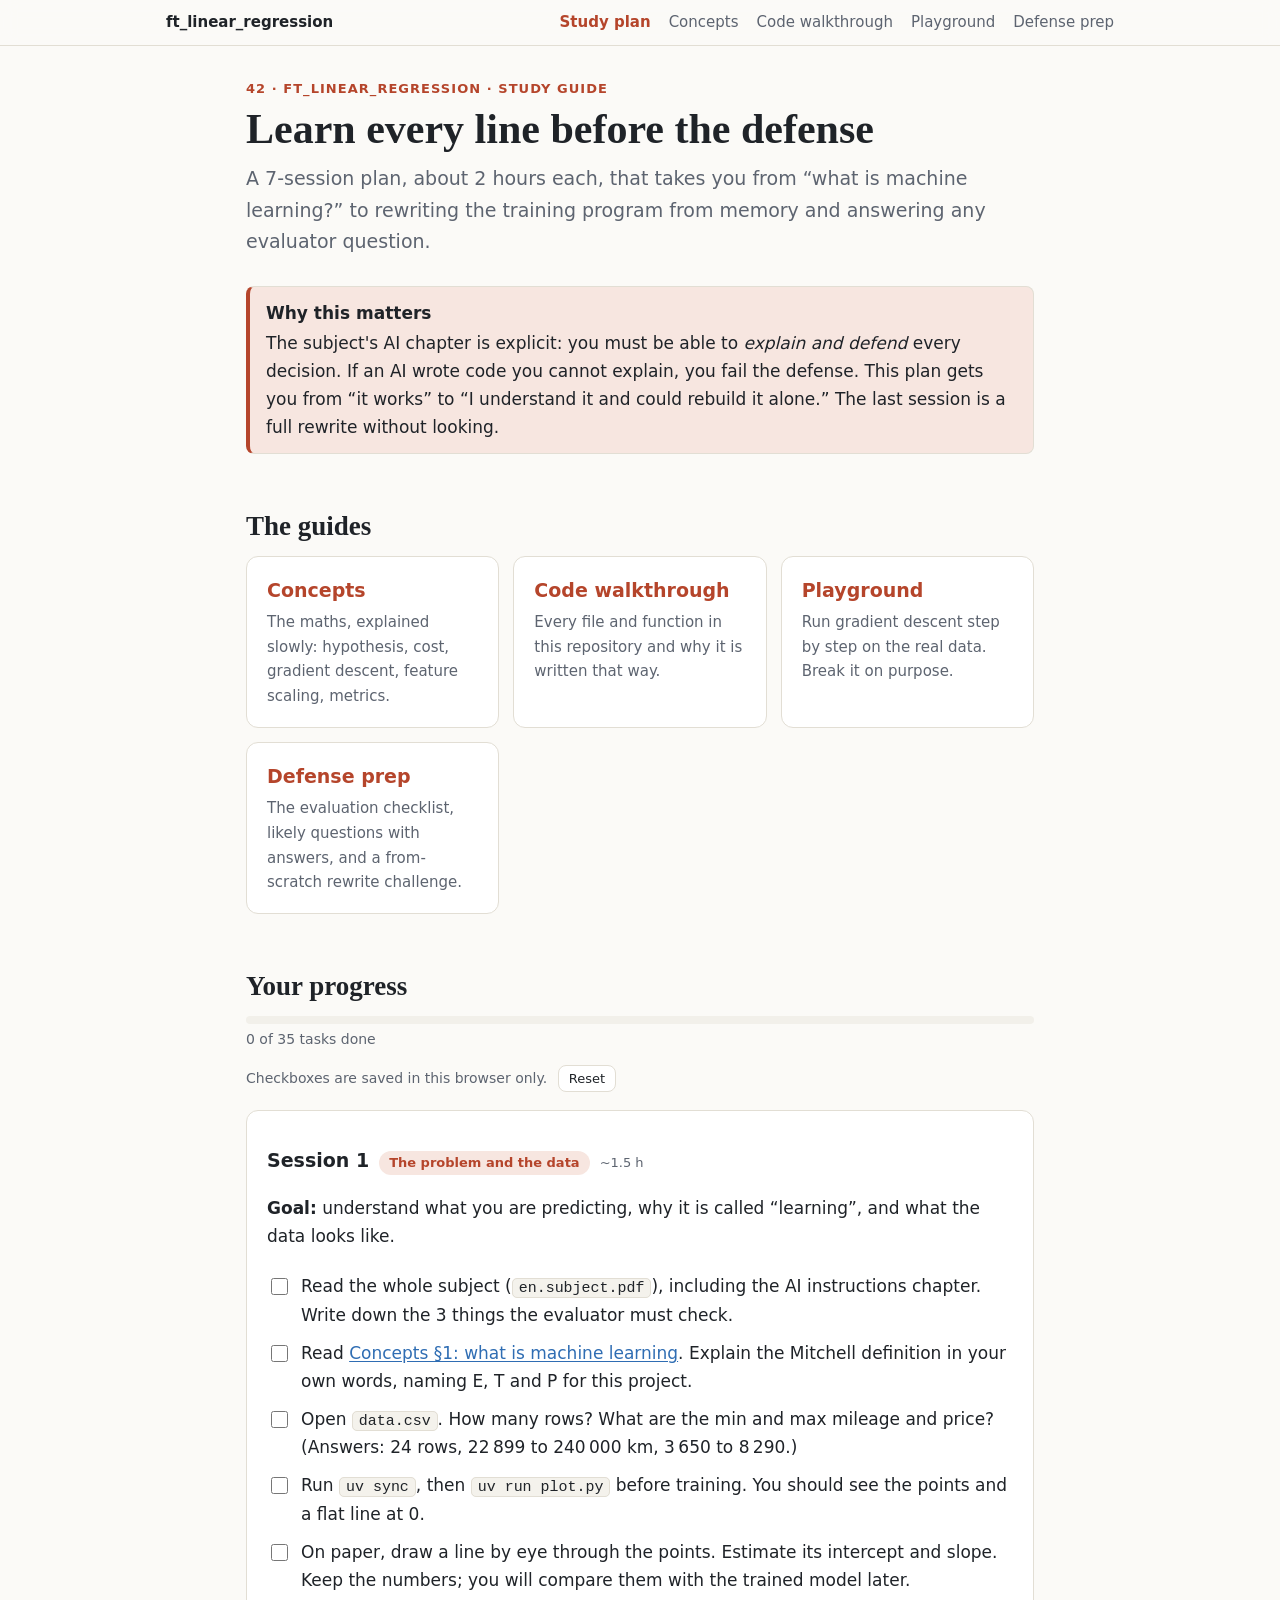
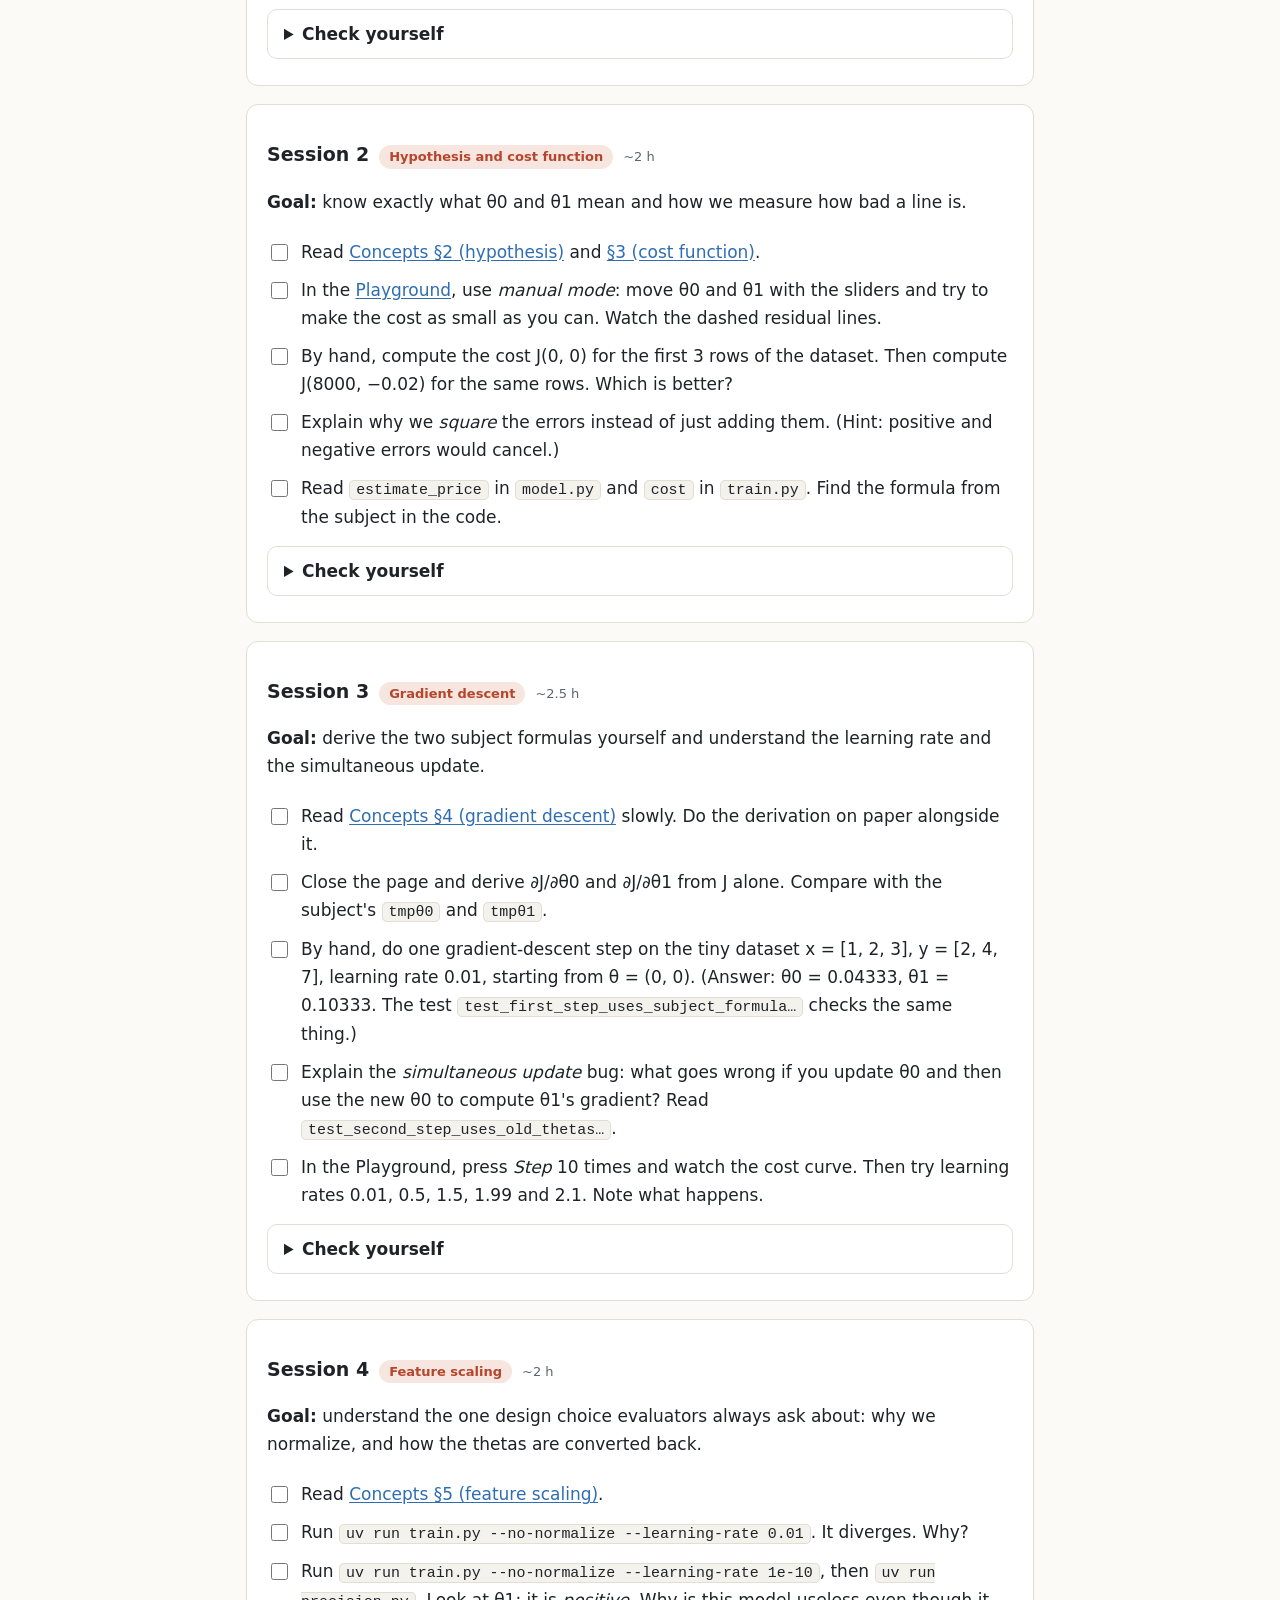
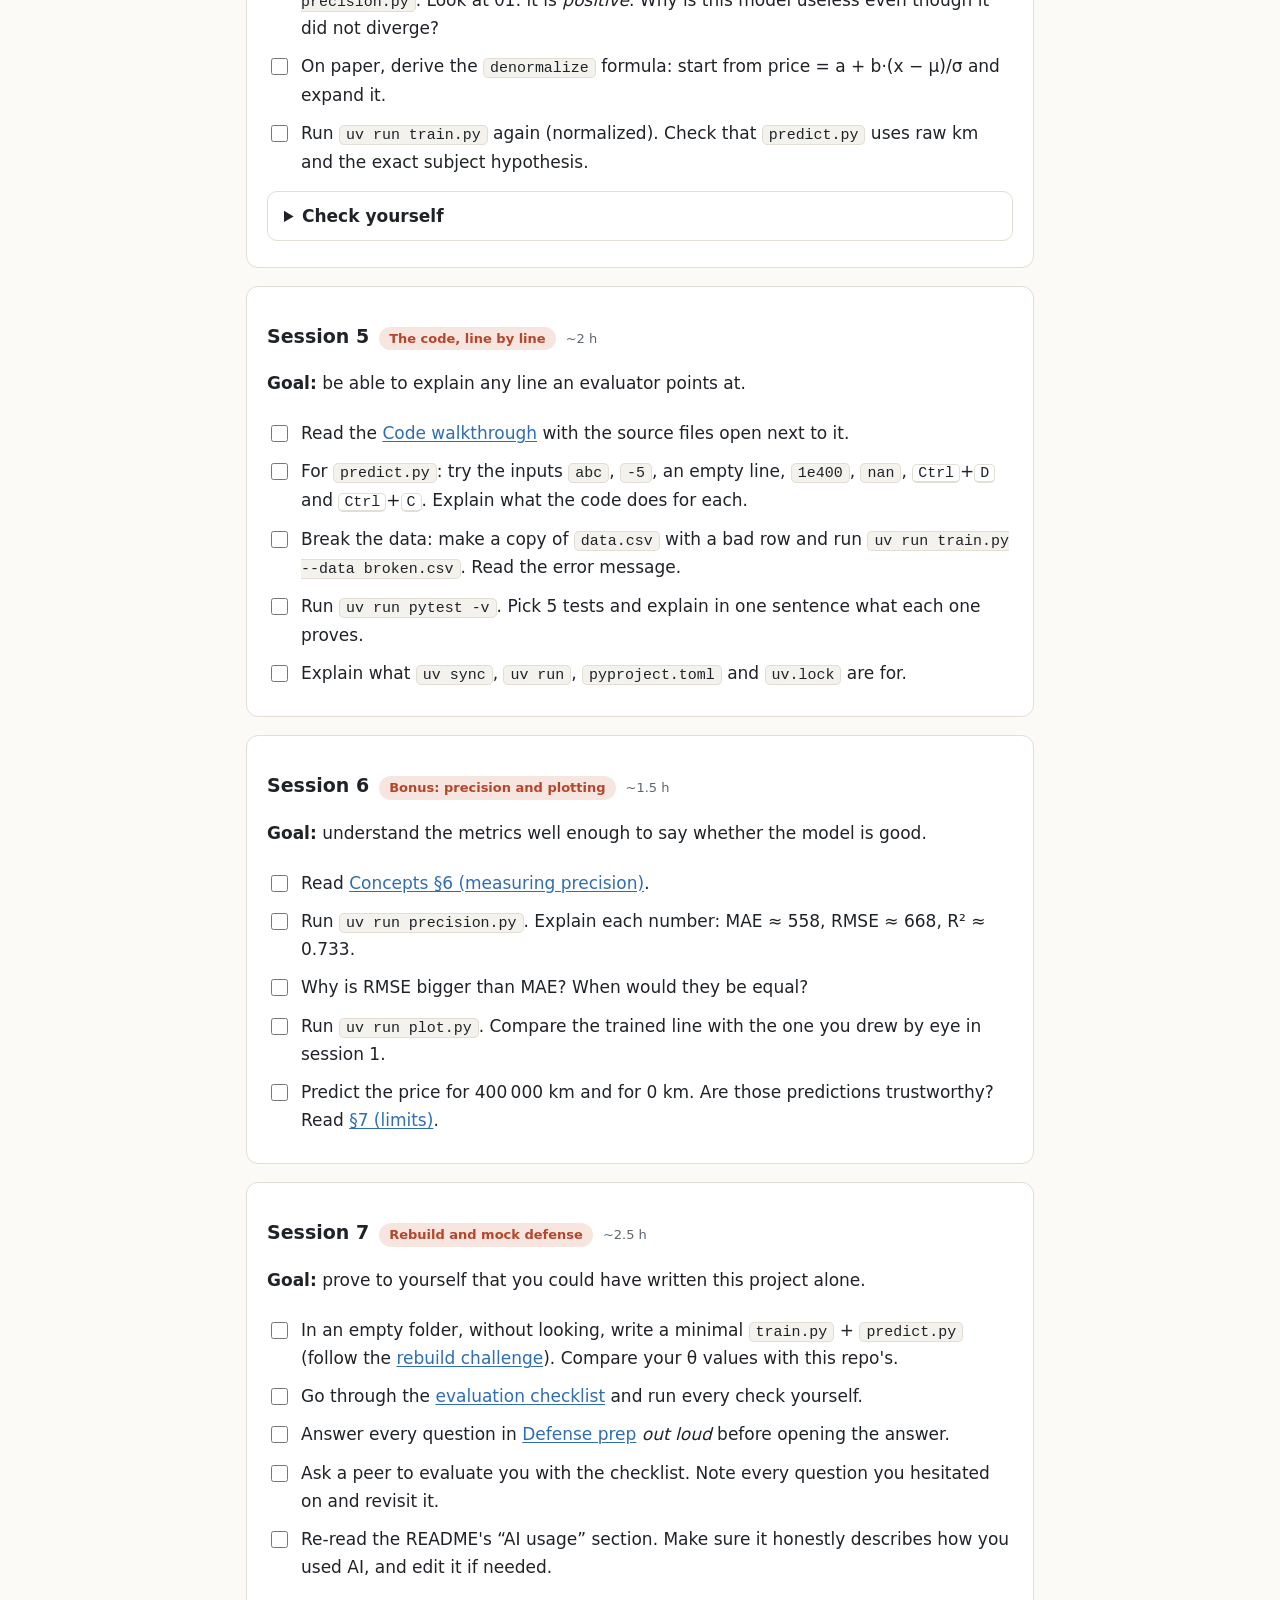
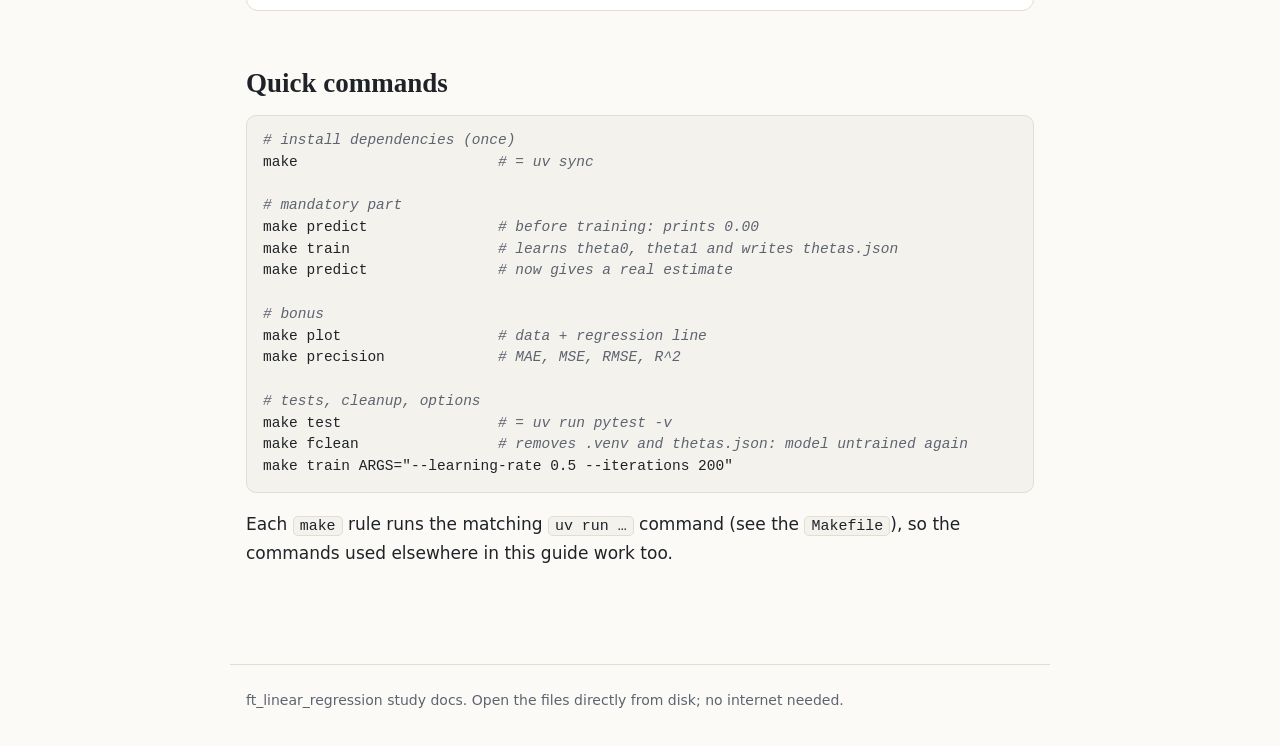
<file: docs/index.html>
<!doctype html>
<html lang="en">
<head>
<meta charset="utf-8">
<meta name="viewport" content="width=device-width, initial-scale=1">
<title>Linear Regression Study Plan</title>
<link rel="stylesheet" href="style.css">
</head>
<body>
<nav class="topnav"><div class="inner">
  <a class="brand" href="index.html">ft_linear_regression</a>
  <a href="index.html" aria-current="page">Study plan</a>
  <a href="concepts.html">Concepts</a>
  <a href="code.html">Code walkthrough</a>
  <a href="playground.html">Playground</a>
  <a href="defense.html">Defense prep</a>
</div></nav>

<main>
<header class="page">
  <div class="eyebrow">42 · ft_linear_regression · study guide</div>
  <h1>Learn every line before the defense</h1>
  <p class="lead">A 7-session plan, about 2 hours each, that takes you from “what is machine learning?” to rewriting
  the training program from memory and answering any evaluator question.</p>
</header>

<div class="callout key">
  <strong>Why this matters</strong>
  The subject's AI chapter is explicit: you must be able to <em>explain and defend</em> every decision. If an AI wrote
  code you cannot explain, you fail the defense. This plan gets you from “it works” to “I understand it and
  could rebuild it alone.” The last session is a full rewrite without looking.
</div>

<h2>The guides</h2>
<div class="grid">
  <a class="card" href="concepts.html"><h3>Concepts</h3><p>The maths, explained slowly: hypothesis, cost, gradient descent, feature scaling, metrics.</p></a>
  <a class="card" href="code.html"><h3>Code walkthrough</h3><p>Every file and function in this repository and why it is written that way.</p></a>
  <a class="card" href="playground.html"><h3>Playground</h3><p>Run gradient descent step by step on the real data. Break it on purpose.</p></a>
  <a class="card" href="defense.html"><h3>Defense prep</h3><p>The evaluation checklist, likely questions with answers, and a from-scratch rewrite challenge.</p></a>
</div>

<h2>Your progress</h2>
<div class="progress" aria-hidden="true"><div id="bar"></div></div>
<p id="progress-text" style="color:var(--muted);font-size:14px;margin:0">0 of 0 tasks done</p>
<p style="font-size:14px;color:var(--muted)">Checkboxes are saved in this browser only.
  <button type="button" id="reset" style="font-size:13px;padding:2px 10px;margin-left:6px">Reset</button></p>

<div class="day" data-day="1">
  <h3>Session 1 <span class="tag">The problem and the data</span><span class="time">~1.5 h</span></h3>
  <p><strong>Goal:</strong> understand what you are predicting, why it is called “learning”, and what the data looks like.</p>
  <ul class="tasks">
    <li><input type="checkbox" id="d1a"><label for="d1a">Read the whole subject (<code>en.subject.pdf</code>), including the AI instructions chapter. Write down the 3 things the evaluator must check.</label></li>
    <li><input type="checkbox" id="d1b"><label for="d1b">Read <a href="concepts.html#ml">Concepts §1: what is machine learning</a>. Explain the Mitchell definition in your own words, naming E, T and P for this project.</label></li>
    <li><input type="checkbox" id="d1c"><label for="d1c">Open <code>data.csv</code>. How many rows? What are the min and max mileage and price? (Answers: 24 rows, 22&#8239;899 to 240&#8239;000 km, 3&#8239;650 to 8&#8239;290.)</label></li>
    <li><input type="checkbox" id="d1d"><label for="d1d">Run <code>uv sync</code>, then <code>uv run plot.py</code> before training. You should see the points and a flat line at 0.</label></li>
    <li><input type="checkbox" id="d1e"><label for="d1e">On paper, draw a line by eye through the points. Estimate its intercept and slope. Keep the numbers; you will compare them with the trained model later.</label></li>
  </ul>
  <details><summary>Check yourself</summary>
    <p>Is this supervised or unsupervised learning? Regression or classification? Why?<br>
    <em>Supervised (every row comes with the correct price) and regression (the output is a continuous number, not a category).</em></p>
  </details>
</div>

<div class="day" data-day="2">
  <h3>Session 2 <span class="tag">Hypothesis and cost function</span><span class="time">~2 h</span></h3>
  <p><strong>Goal:</strong> know exactly what θ0 and θ1 mean and how we measure how bad a line is.</p>
  <ul class="tasks">
    <li><input type="checkbox" id="d2a"><label for="d2a">Read <a href="concepts.html#hypothesis">Concepts §2 (hypothesis)</a> and <a href="concepts.html#cost">§3 (cost function)</a>.</label></li>
    <li><input type="checkbox" id="d2b"><label for="d2b">In the <a href="playground.html">Playground</a>, use <em>manual mode</em>: move θ0 and θ1 with the sliders and try to make the cost as small as you can. Watch the dashed residual lines.</label></li>
    <li><input type="checkbox" id="d2c"><label for="d2c">By hand, compute the cost J(0, 0) for the first 3 rows of the dataset. Then compute J(8000, −0.02) for the same rows. Which is better?</label></li>
    <li><input type="checkbox" id="d2d"><label for="d2d">Explain why we <em>square</em> the errors instead of just adding them. (Hint: positive and negative errors would cancel.)</label></li>
    <li><input type="checkbox" id="d2e"><label for="d2e">Read <code>estimate_price</code> in <code>model.py</code> and <code>cost</code> in <code>train.py</code>. Find the formula from the subject in the code.</label></li>
  </ul>
  <details><summary>Check yourself</summary>
    <p>What are the units of θ0 and of θ1? <em>θ0 is a price (price at 0 km). θ1 is price per km, so it is tiny: about −0.0214, meaning a car loses roughly 21 units of price per 1&#8239;000 km.</em></p>
  </details>
</div>

<div class="day" data-day="3">
  <h3>Session 3 <span class="tag">Gradient descent</span><span class="time">~2.5 h</span></h3>
  <p><strong>Goal:</strong> derive the two subject formulas yourself and understand the learning rate and the simultaneous update.</p>
  <ul class="tasks">
    <li><input type="checkbox" id="d3a"><label for="d3a">Read <a href="concepts.html#gd">Concepts §4 (gradient descent)</a> slowly. Do the derivation on paper alongside it.</label></li>
    <li><input type="checkbox" id="d3b"><label for="d3b">Close the page and derive ∂J/∂θ0 and ∂J/∂θ1 from J alone. Compare with the subject's <code>tmpθ0</code> and <code>tmpθ1</code>.</label></li>
    <li><input type="checkbox" id="d3c"><label for="d3c">By hand, do one gradient-descent step on the tiny dataset x = [1, 2, 3], y = [2, 4, 7], learning rate 0.01, starting from θ = (0, 0). (Answer: θ0 = 0.04333, θ1 = 0.10333. The test <code>test_first_step_uses_subject_formula…</code> checks the same thing.)</label></li>
    <li><input type="checkbox" id="d3d"><label for="d3d">Explain the <em>simultaneous update</em> bug: what goes wrong if you update θ0 and then use the new θ0 to compute θ1's gradient? Read <code>test_second_step_uses_old_thetas…</code>.</label></li>
    <li><input type="checkbox" id="d3e"><label for="d3e">In the Playground, press <em>Step</em> 10 times and watch the cost curve. Then try learning rates 0.01, 0.5, 1.5, 1.99 and 2.1. Note what happens.</label></li>
  </ul>
  <details><summary>Check yourself</summary>
    <p>Why is there a minus sign in the update θ := θ − α·gradient? <em>The gradient points uphill (towards higher cost). We want to go downhill.</em></p>
  </details>
</div>

<div class="day" data-day="4">
  <h3>Session 4 <span class="tag">Feature scaling</span><span class="time">~2 h</span></h3>
  <p><strong>Goal:</strong> understand the one design choice evaluators always ask about: why we normalize, and how the thetas are converted back.</p>
  <ul class="tasks">
    <li><input type="checkbox" id="d4a"><label for="d4a">Read <a href="concepts.html#scaling">Concepts §5 (feature scaling)</a>.</label></li>
    <li><input type="checkbox" id="d4b"><label for="d4b">Run <code>uv run train.py --no-normalize --learning-rate 0.01</code>. It diverges. Why?</label></li>
    <li><input type="checkbox" id="d4c"><label for="d4c">Run <code>uv run train.py --no-normalize --learning-rate 1e-10</code>, then <code>uv run precision.py</code>. Look at θ1: it is <em>positive</em>. Why is this model useless even though it did not diverge?</label></li>
    <li><input type="checkbox" id="d4d"><label for="d4d">On paper, derive the <code>denormalize</code> formula: start from price = a + b·(x − μ)/σ and expand it.</label></li>
    <li><input type="checkbox" id="d4e"><label for="d4e">Run <code>uv run train.py</code> again (normalized). Check that <code>predict.py</code> uses raw km and the exact subject hypothesis.</label></li>
  </ul>
  <details><summary>Check yourself</summary>
    <p>Does normalizing break the rule “use the specified training function”? <em>No. The update formula is exactly the subject's. We only change the units of the input before training, which is standard practice. predict.py still uses θ0 + θ1·mileage on raw km.</em></p>
  </details>
</div>

<div class="day" data-day="5">
  <h3>Session 5 <span class="tag">The code, line by line</span><span class="time">~2 h</span></h3>
  <p><strong>Goal:</strong> be able to explain any line an evaluator points at.</p>
  <ul class="tasks">
    <li><input type="checkbox" id="d5a"><label for="d5a">Read the <a href="code.html">Code walkthrough</a> with the source files open next to it.</label></li>
    <li><input type="checkbox" id="d5b"><label for="d5b">For <code>predict.py</code>: try the inputs <code>abc</code>, <code>-5</code>, an empty line, <code>1e400</code>, <code>nan</code>, <kbd>Ctrl</kbd>+<kbd>D</kbd> and <kbd>Ctrl</kbd>+<kbd>C</kbd>. Explain what the code does for each.</label></li>
    <li><input type="checkbox" id="d5c"><label for="d5c">Break the data: make a copy of <code>data.csv</code> with a bad row and run <code>uv run train.py --data broken.csv</code>. Read the error message.</label></li>
    <li><input type="checkbox" id="d5d"><label for="d5d">Run <code>uv run pytest -v</code>. Pick 5 tests and explain in one sentence what each one proves.</label></li>
    <li><input type="checkbox" id="d5e"><label for="d5e">Explain what <code>uv sync</code>, <code>uv run</code>, <code>pyproject.toml</code> and <code>uv.lock</code> are for.</label></li>
  </ul>
</div>

<div class="day" data-day="6">
  <h3>Session 6 <span class="tag">Bonus: precision and plotting</span><span class="time">~1.5 h</span></h3>
  <p><strong>Goal:</strong> understand the metrics well enough to say whether the model is good.</p>
  <ul class="tasks">
    <li><input type="checkbox" id="d6a"><label for="d6a">Read <a href="concepts.html#metrics">Concepts §6 (measuring precision)</a>.</label></li>
    <li><input type="checkbox" id="d6b"><label for="d6b">Run <code>uv run precision.py</code>. Explain each number: MAE ≈ 558, RMSE ≈ 668, R² ≈ 0.733.</label></li>
    <li><input type="checkbox" id="d6c"><label for="d6c">Why is RMSE bigger than MAE? When would they be equal?</label></li>
    <li><input type="checkbox" id="d6d"><label for="d6d">Run <code>uv run plot.py</code>. Compare the trained line with the one you drew by eye in session 1.</label></li>
    <li><input type="checkbox" id="d6e"><label for="d6e">Predict the price for 400&#8239;000 km and for 0 km. Are those predictions trustworthy? Read <a href="concepts.html#limits">§7 (limits)</a>.</label></li>
  </ul>
</div>

<div class="day" data-day="7">
  <h3>Session 7 <span class="tag">Rebuild and mock defense</span><span class="time">~2.5 h</span></h3>
  <p><strong>Goal:</strong> prove to yourself that you could have written this project alone.</p>
  <ul class="tasks">
    <li><input type="checkbox" id="d7a"><label for="d7a">In an empty folder, without looking, write a minimal <code>train.py</code> + <code>predict.py</code> (follow the <a href="defense.html#rebuild">rebuild challenge</a>). Compare your θ values with this repo's.</label></li>
    <li><input type="checkbox" id="d7b"><label for="d7b">Go through the <a href="defense.html#checklist">evaluation checklist</a> and run every check yourself.</label></li>
    <li><input type="checkbox" id="d7c"><label for="d7c">Answer every question in <a href="defense.html#questions">Defense prep</a> <em>out loud</em> before opening the answer.</label></li>
    <li><input type="checkbox" id="d7d"><label for="d7d">Ask a peer to evaluate you with the checklist. Note every question you hesitated on and revisit it.</label></li>
    <li><input type="checkbox" id="d7e"><label for="d7e">Re-read the README's “AI usage” section. Make sure it honestly describes how you used AI, and edit it if needed.</label></li>
  </ul>
</div>

<h2>Quick commands</h2>
<pre><span class="c"># install dependencies (once)</span>
make                       <span class="c"># = uv sync</span>

<span class="c"># mandatory part</span>
make predict               <span class="c"># before training: prints 0.00</span>
make train                 <span class="c"># learns theta0, theta1 and writes thetas.json</span>
make predict               <span class="c"># now gives a real estimate</span>

<span class="c"># bonus</span>
make plot                  <span class="c"># data + regression line</span>
make precision             <span class="c"># MAE, MSE, RMSE, R^2</span>

<span class="c"># tests, cleanup, options</span>
make test                  <span class="c"># = uv run pytest -v</span>
make fclean                <span class="c"># removes .venv and thetas.json: model untrained again</span>
make train ARGS="--learning-rate 0.5 --iterations 200"</pre>
<p>Each <code>make</code> rule runs the matching <code>uv run …</code> command (see the <code>Makefile</code>), so the commands used elsewhere in this guide work too.</p>
</main>

<footer>ft_linear_regression study docs. Open the files directly from disk; no internet needed.</footer>

<script>
(function () {
  const KEY = "ftlr-study-progress";
  const boxes = Array.from(document.querySelectorAll("ul.tasks input[type=checkbox]"));
  let state = {};
  try { state = JSON.parse(localStorage.getItem(KEY) || "{}") || {}; } catch (e) { state = {}; }

  function render() {
    let done = 0;
    boxes.forEach(b => {
      b.checked = !!state[b.id];
      b.closest("li").classList.toggle("done", b.checked);
      if (b.checked) done++;
    });
    document.getElementById("bar").style.width = (100 * done / boxes.length) + "%";
    document.getElementById("progress-text").textContent = done + " of " + boxes.length + " tasks done";
  }
  function save() { try { localStorage.setItem(KEY, JSON.stringify(state)); } catch (e) {} }

  boxes.forEach(b => b.addEventListener("change", () => { state[b.id] = b.checked; save(); render(); }));
  document.getElementById("reset").addEventListener("click", () => {
    if (confirm("Clear all checkboxes?")) { state = {}; save(); render(); }
  });
  render();
})();
</script>
</body>
</html>
</file>
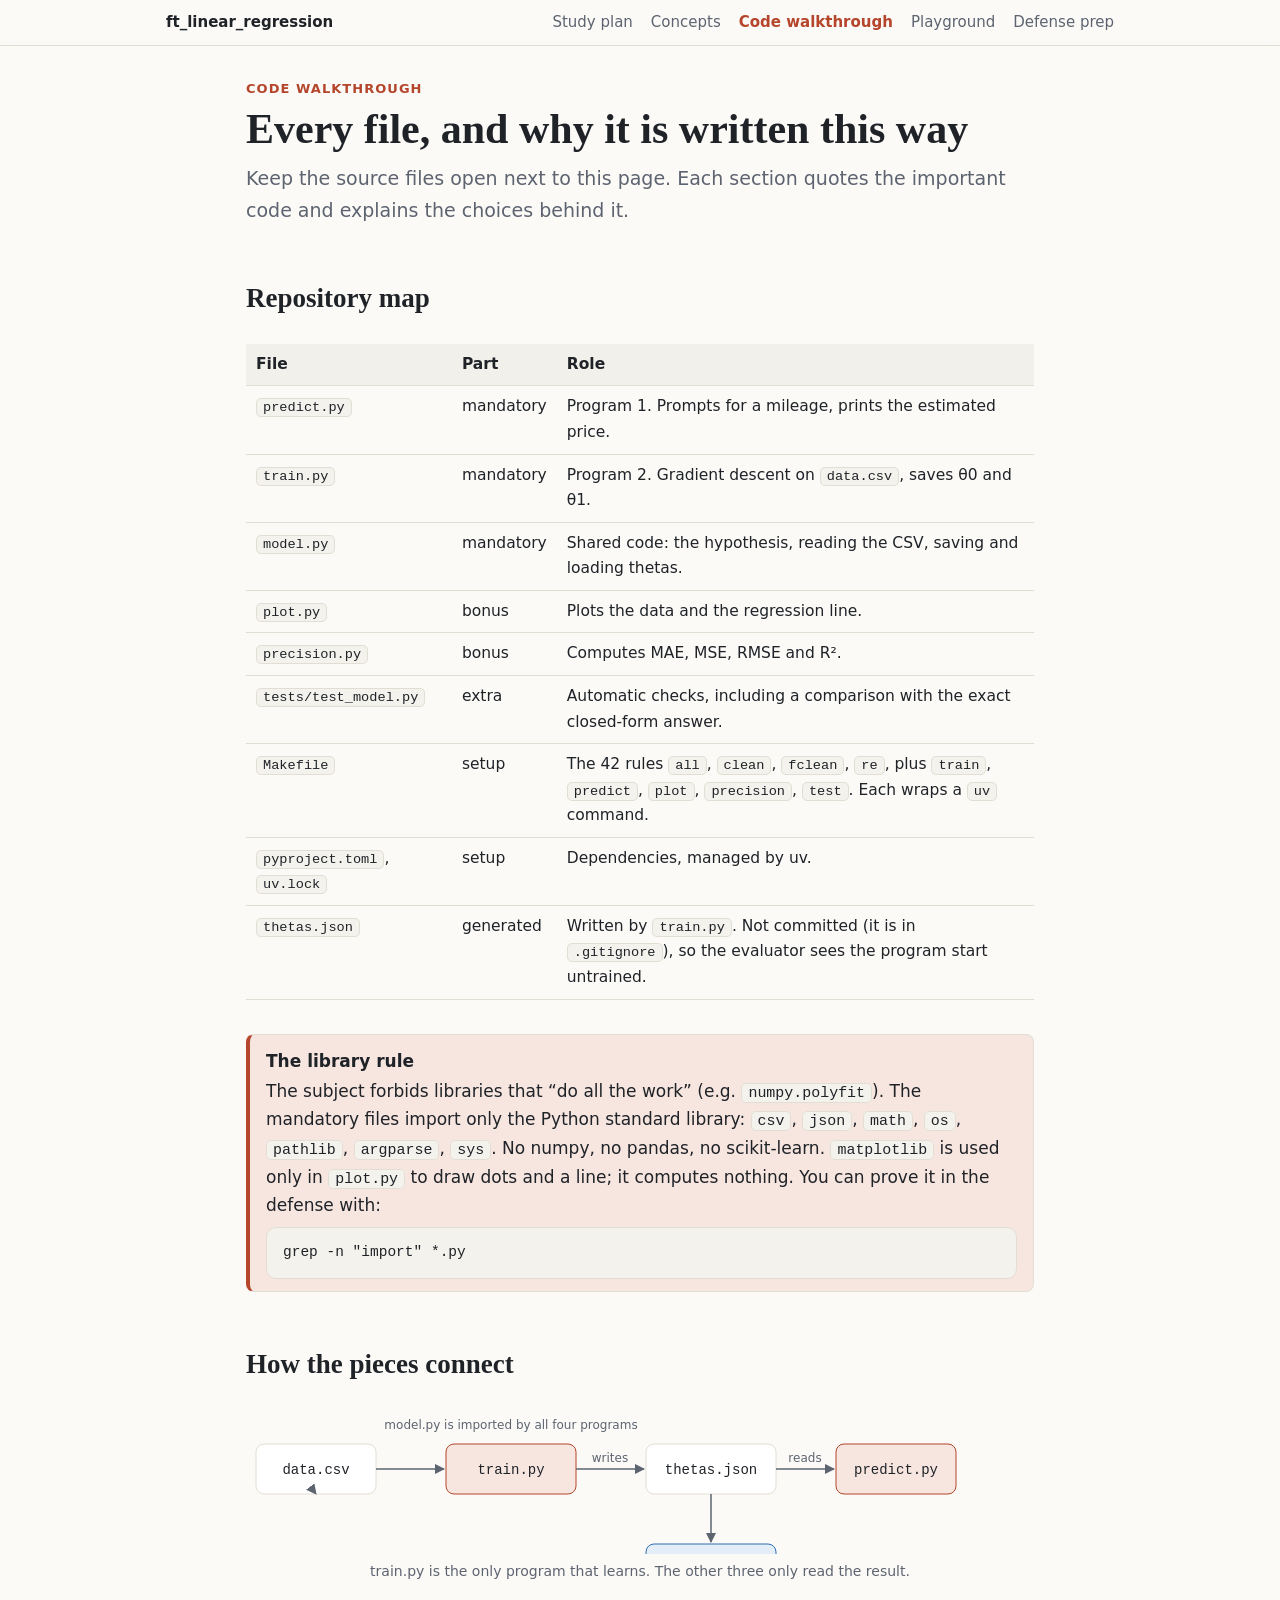
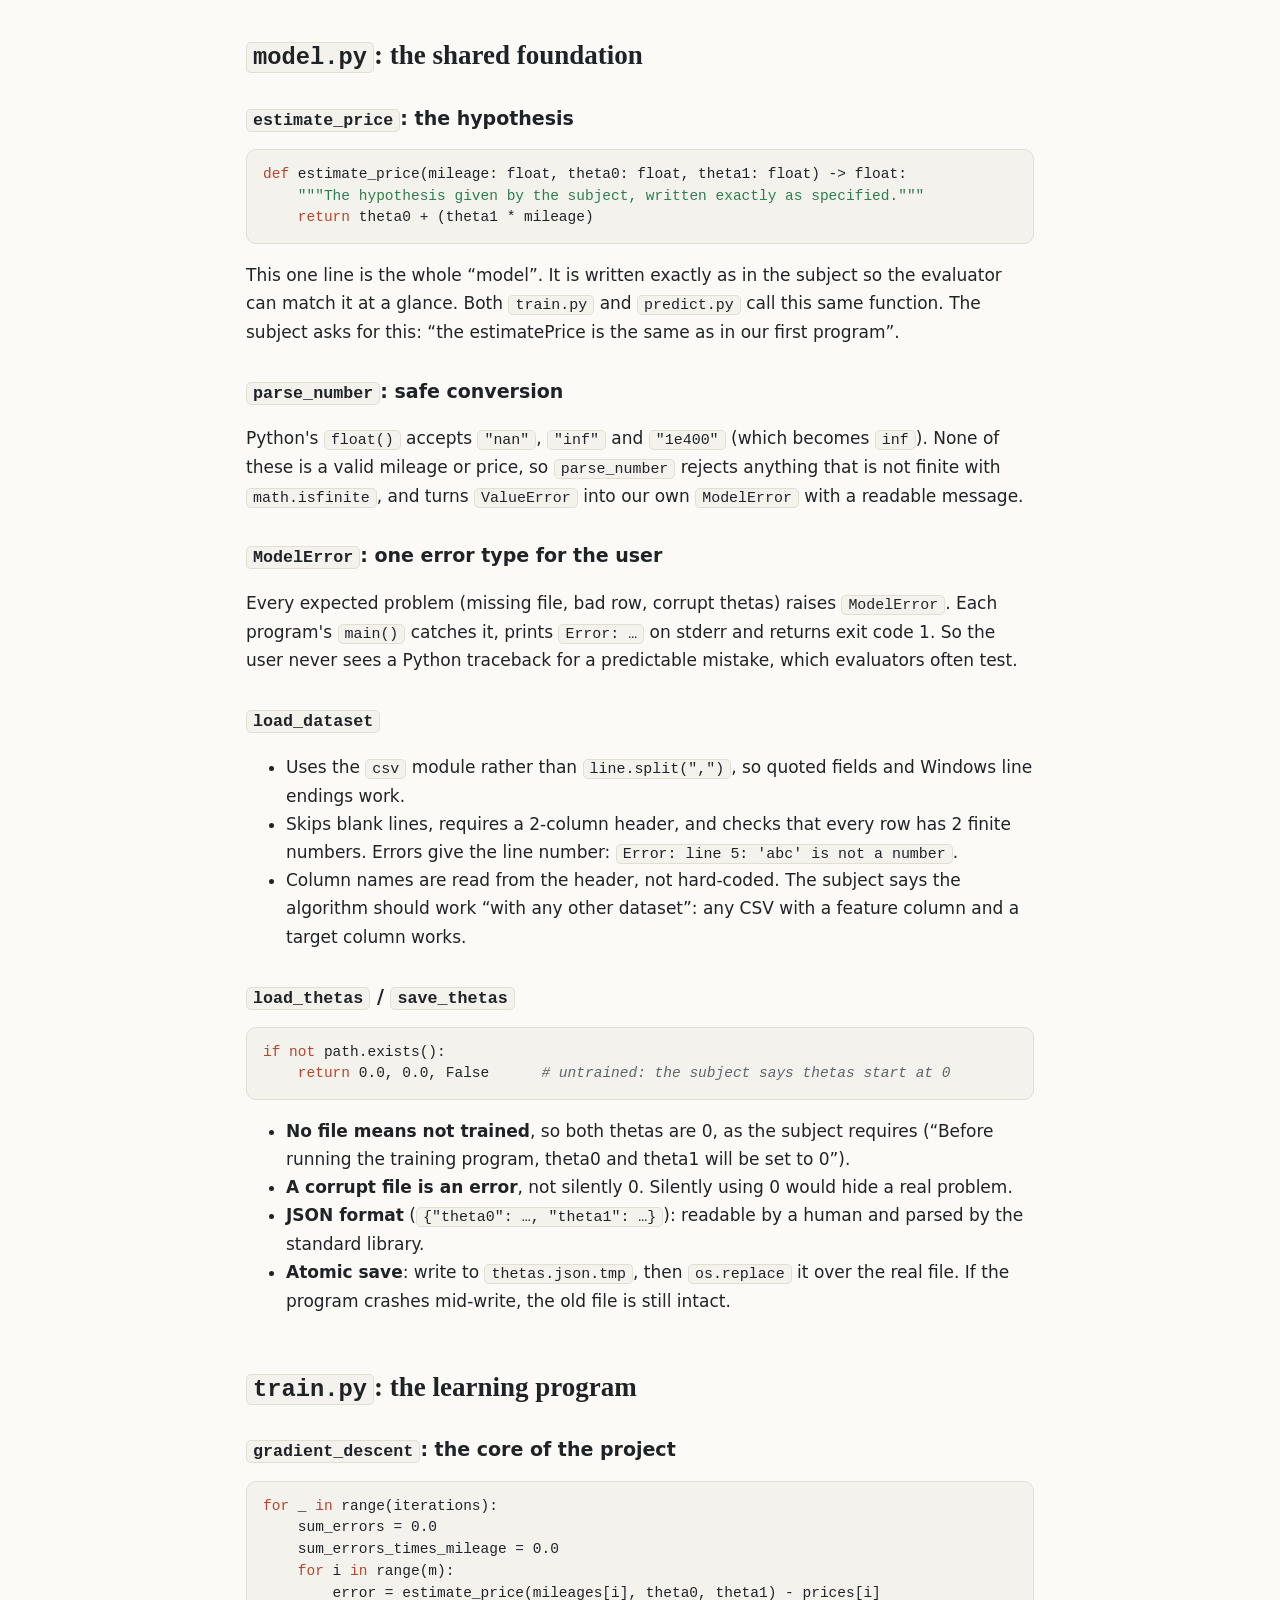
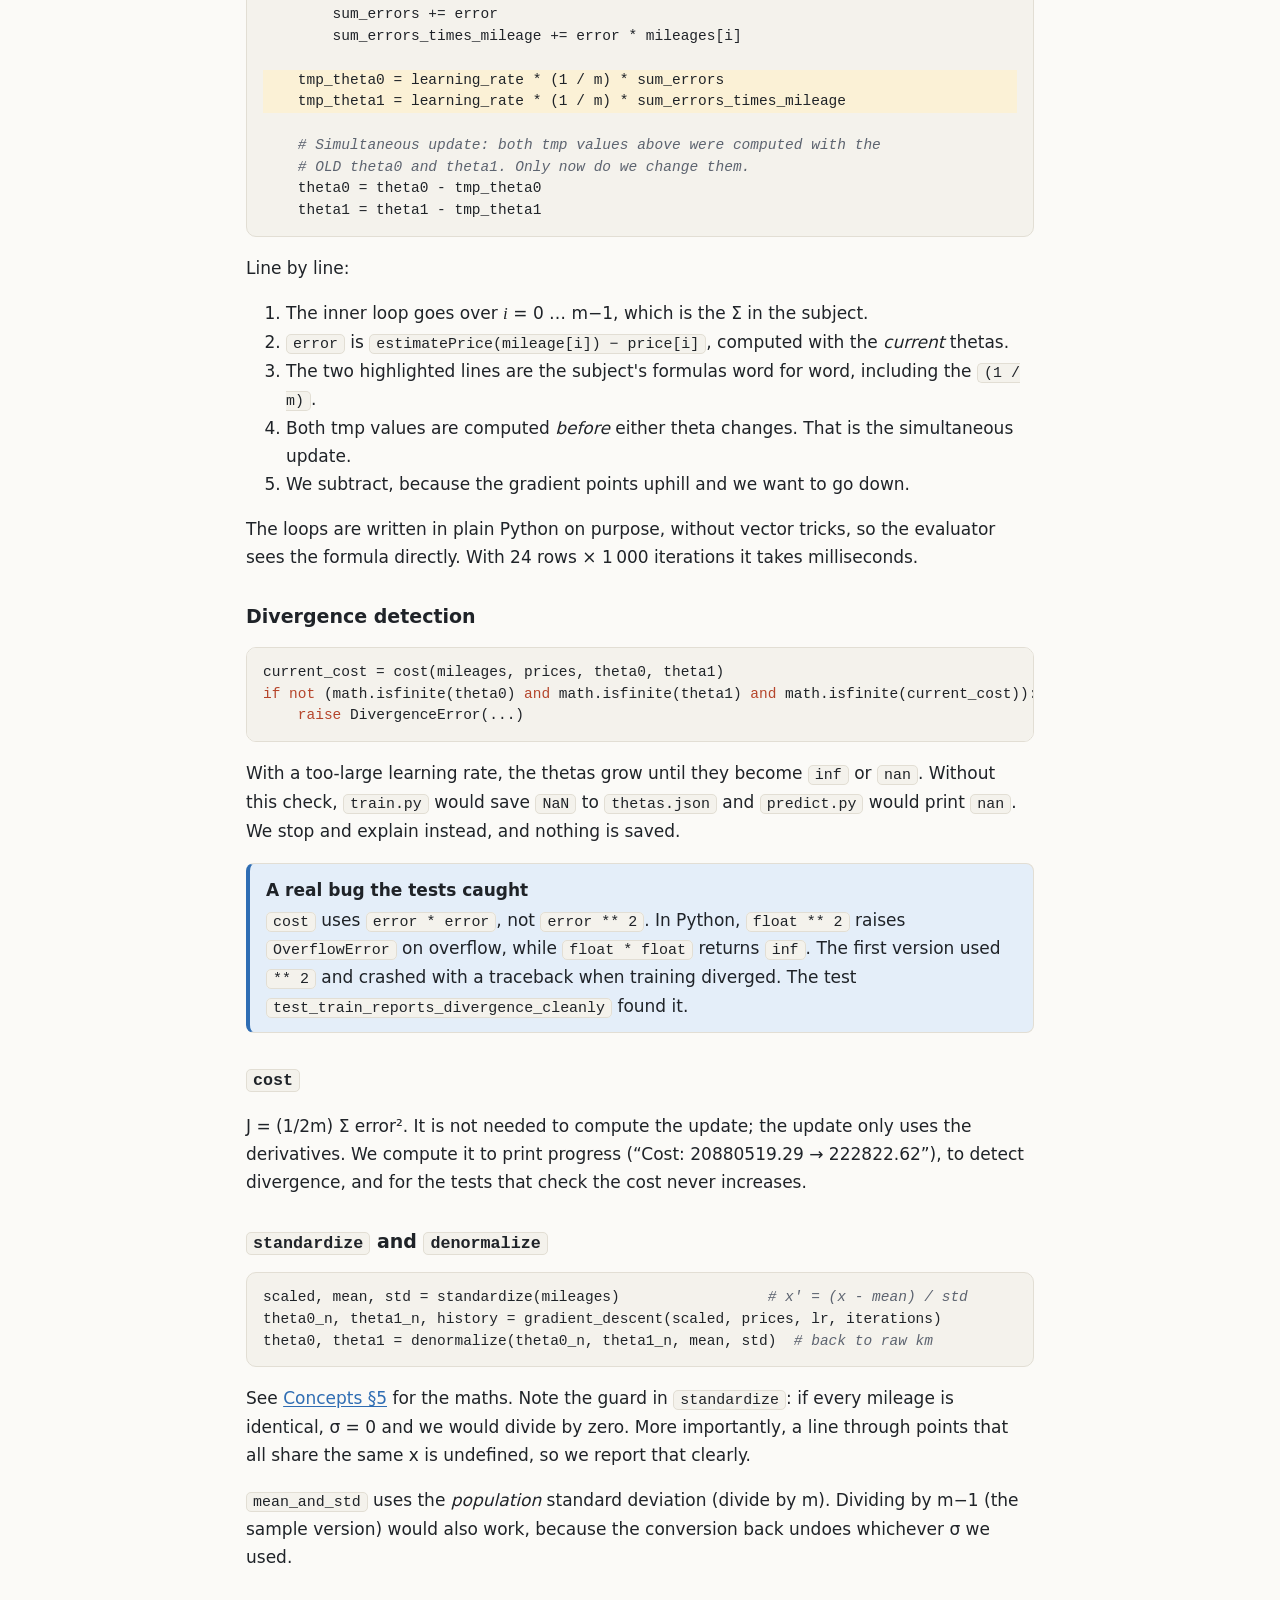
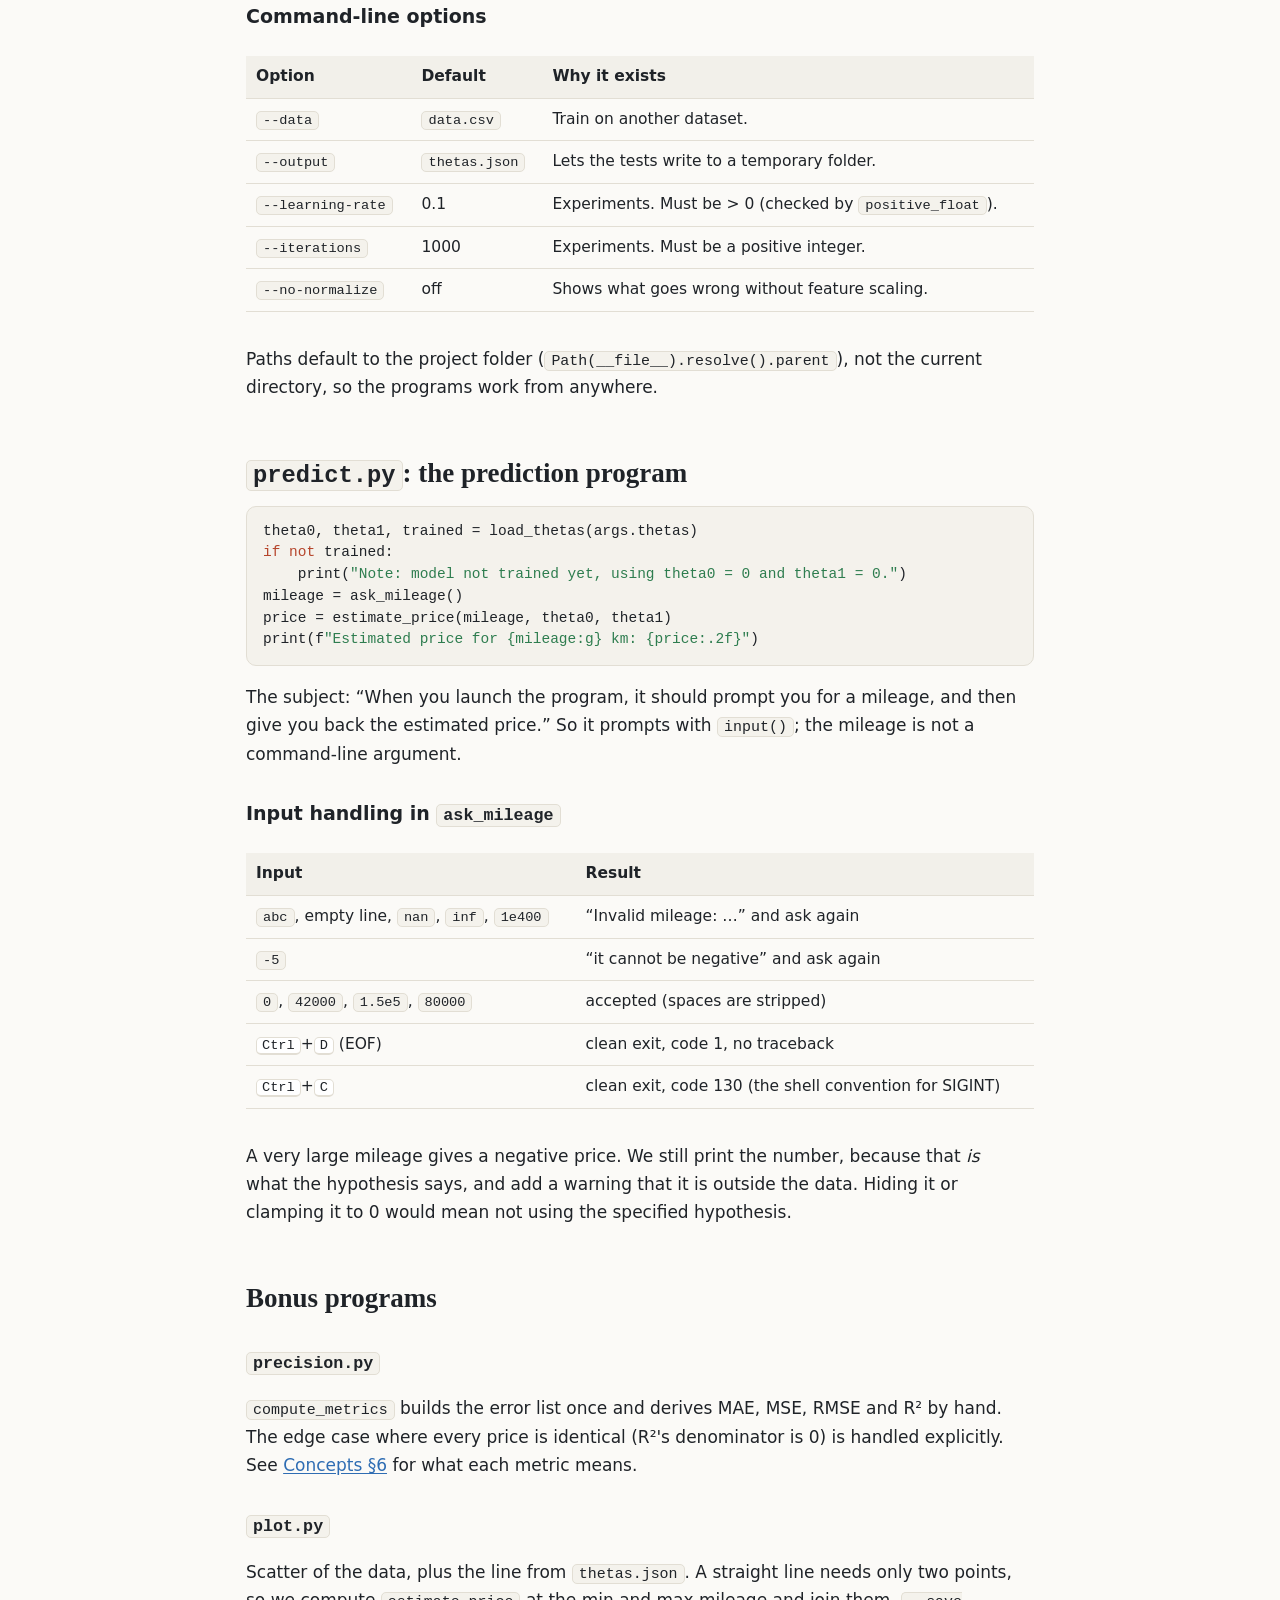
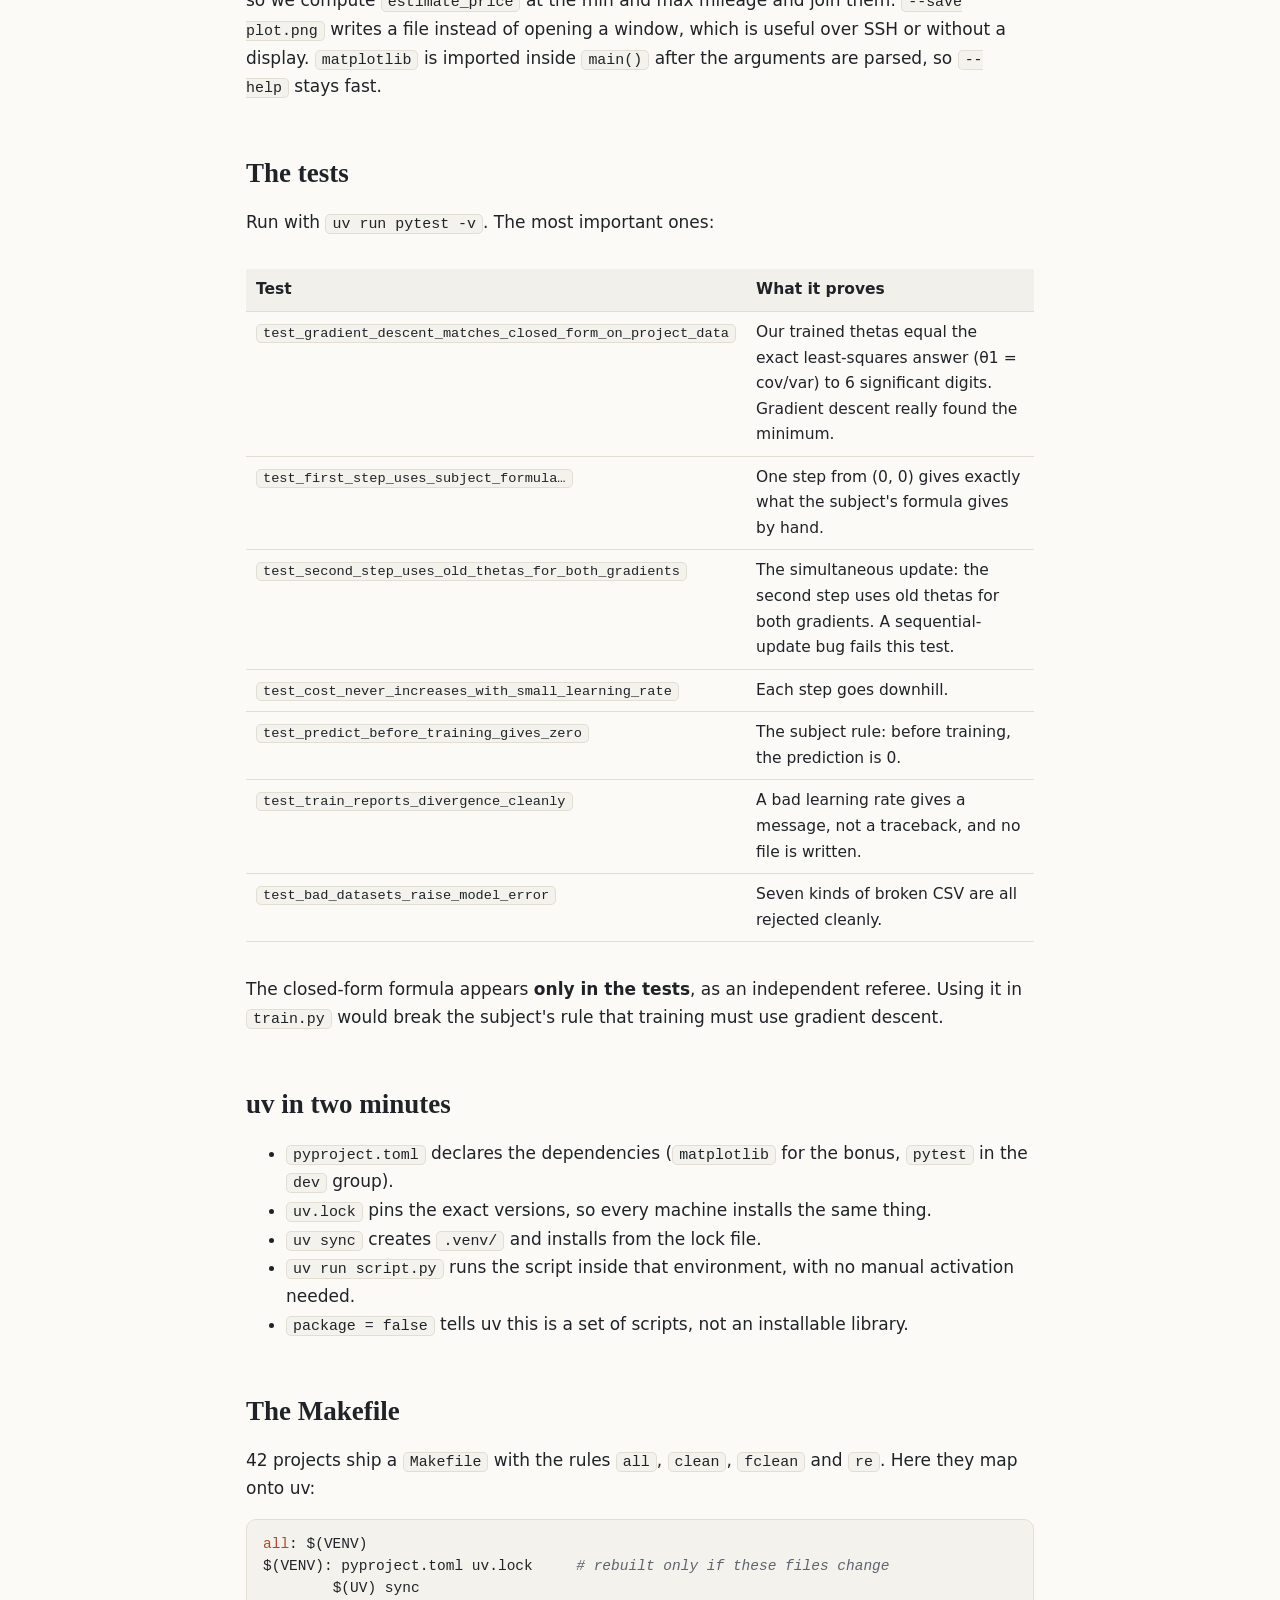
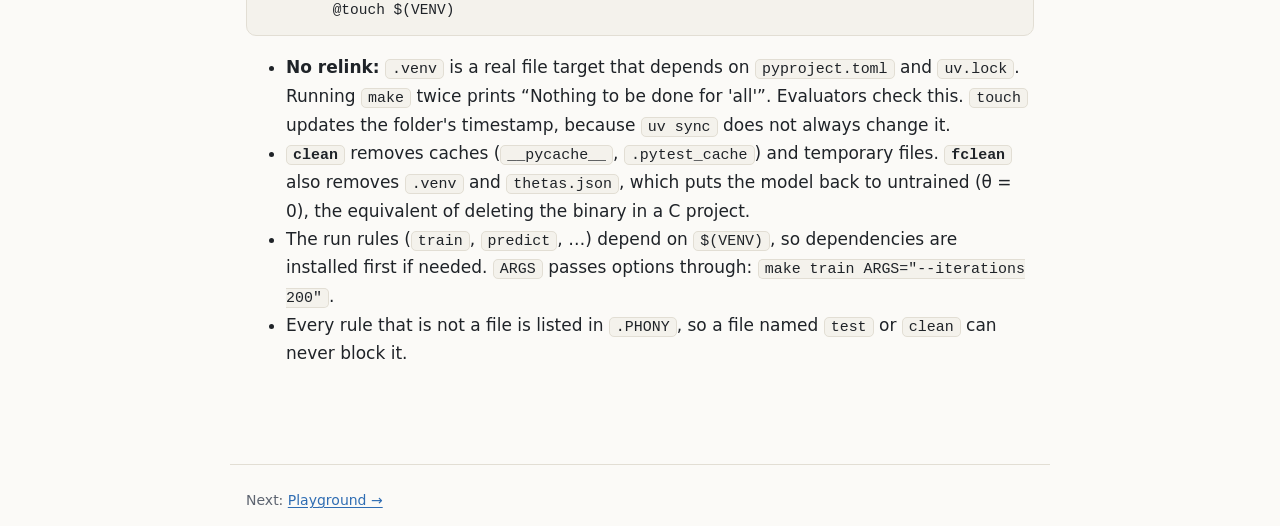
<file: docs/code.html>
<!doctype html>
<html lang="en">
<head>
<meta charset="utf-8">
<meta name="viewport" content="width=device-width, initial-scale=1">
<title>Code Walkthrough</title>
<link rel="stylesheet" href="style.css">
</head>
<body>
<nav class="topnav"><div class="inner">
  <a class="brand" href="index.html">ft_linear_regression</a>
  <a href="index.html">Study plan</a>
  <a href="concepts.html">Concepts</a>
  <a href="code.html" aria-current="page">Code walkthrough</a>
  <a href="playground.html">Playground</a>
  <a href="defense.html">Defense prep</a>
</div></nav>

<main>
<header class="page">
  <div class="eyebrow">Code walkthrough</div>
  <h1>Every file, and why it is written this way</h1>
  <p class="lead">Keep the source files open next to this page. Each section quotes the important code and explains the choices behind it.</p>
</header>

<h2 id="map">Repository map</h2>
<div class="table-wrap"><table>
  <tr><th>File</th><th>Part</th><th>Role</th></tr>
  <tr><td><code>predict.py</code></td><td>mandatory</td><td>Program 1. Prompts for a mileage, prints the estimated price.</td></tr>
  <tr><td><code>train.py</code></td><td>mandatory</td><td>Program 2. Gradient descent on <code>data.csv</code>, saves θ0 and θ1.</td></tr>
  <tr><td><code>model.py</code></td><td>mandatory</td><td>Shared code: the hypothesis, reading the CSV, saving and loading thetas.</td></tr>
  <tr><td><code>plot.py</code></td><td>bonus</td><td>Plots the data and the regression line.</td></tr>
  <tr><td><code>precision.py</code></td><td>bonus</td><td>Computes MAE, MSE, RMSE and R².</td></tr>
  <tr><td><code>tests/test_model.py</code></td><td>extra</td><td>Automatic checks, including a comparison with the exact closed-form answer.</td></tr>
  <tr><td><code>Makefile</code></td><td>setup</td><td>The 42 rules <code>all</code>, <code>clean</code>, <code>fclean</code>, <code>re</code>, plus <code>train</code>, <code>predict</code>, <code>plot</code>, <code>precision</code>, <code>test</code>. Each wraps a <code>uv</code> command.</td></tr>
  <tr><td><code>pyproject.toml</code>, <code>uv.lock</code></td><td>setup</td><td>Dependencies, managed by uv.</td></tr>
  <tr><td><code>thetas.json</code></td><td>generated</td><td>Written by <code>train.py</code>. Not committed (it is in <code>.gitignore</code>), so the evaluator sees the program start untrained.</td></tr>
</table></div>

<div class="callout key"><strong>The library rule</strong>
The subject forbids libraries that “do all the work” (e.g. <code>numpy.polyfit</code>). The mandatory files import only the Python standard library:
<code>csv</code>, <code>json</code>, <code>math</code>, <code>os</code>, <code>pathlib</code>, <code>argparse</code>, <code>sys</code>. No numpy, no pandas, no scikit-learn.
<code>matplotlib</code> is used only in <code>plot.py</code> to draw dots and a line; it computes nothing. You can prove it in the defense with:
<pre style="margin:8px 0 0">grep -n "import" *.py</pre></div>

<h2 id="data-flow">How the pieces connect</h2>
<figure>
<svg viewBox="0 0&#8239;720&#8239;210" role="img" aria-label="Data flow: data.csv to train.py to thetas.json to predict.py">
  <defs><marker id="arr" viewBox="0 0 10 10" refX="9" refY="5" markerWidth="7" markerHeight="7" orient="auto-start-reverse"><path d="M0,0 L10,5 L0,10 z" fill="var(--muted)"/></marker></defs>
  <g font-family="ui-monospace, monospace" font-size="14" text-anchor="middle">
    <rect x="10" y="40" width="120" height="50" rx="8" fill="var(--surface)" stroke="var(--border)"/>
    <text x="70" y="70" fill="var(--text)">data.csv</text>
    <rect x="200" y="40" width="130" height="50" rx="8" fill="var(--accent-soft)" stroke="var(--accent)"/>
    <text x="265" y="70" fill="var(--text)">train.py</text>
    <rect x="400" y="40" width="130" height="50" rx="8" fill="var(--surface)" stroke="var(--border)"/>
    <text x="465" y="70" fill="var(--text)">thetas.json</text>
    <rect x="590" y="40" width="120" height="50" rx="8" fill="var(--accent-soft)" stroke="var(--accent)"/>
    <text x="650" y="70" fill="var(--text)">predict.py</text>
    <rect x="400" y="140" width="130" height="50" rx="8" fill="var(--blue-soft)" stroke="var(--blue)"/>
    <text x="465" y="162" fill="var(--text)">plot.py</text>
    <text x="465" y="180" fill="var(--text)">precision.py</text>
  </g>
  <g stroke="var(--muted)" stroke-width="1.5" fill="none" marker-end="url(#arr)">
    <line x1="130" y1="65" x2="198" y2="65"/>
    <line x1="330" y1="65" x2="398" y2="65"/>
    <line x1="530" y1="65" x2="588" y2="65"/>
    <line x1="465" y1="90" x2="465" y2="138"/>
    <path d="M70,90 C70,165&#8239;300,165&#8239;398,165"/>
  </g>
  <g font-family="system-ui, sans-serif" font-size="12" fill="var(--muted)" text-anchor="middle">
    <text x="364" y="58">writes</text><text x="559" y="58">reads</text>
    <text x="265" y="25">model.py is imported by all four programs</text>
  </g>
</svg>
<figcaption>train.py is the only program that learns. The other three only read the result.</figcaption>
</figure>

<!-- ================================================================ -->
<h2 id="model"><code>model.py</code>: the shared foundation</h2>

<h3><code>estimate_price</code>: the hypothesis</h3>
<pre><span class="k">def</span> estimate_price(mileage: float, theta0: float, theta1: float) -&gt; float:
    <span class="s">"""The hypothesis given by the subject, written exactly as specified."""</span>
    <span class="k">return</span> theta0 + (theta1 * mileage)</pre>
<p>This one line is the whole “model”. It is written exactly as in the subject so the evaluator can match it at a glance.
Both <code>train.py</code> and <code>predict.py</code> call this same function. The subject asks for this: “the estimatePrice is the same as in our first program”.</p>

<h3><code>parse_number</code>: safe conversion</h3>
<p>Python's <code>float()</code> accepts <code>"nan"</code>, <code>"inf"</code> and <code>"1e400"</code> (which becomes <code>inf</code>). None of these is a valid mileage or price, so
<code>parse_number</code> rejects anything that is not finite with <code>math.isfinite</code>, and turns <code>ValueError</code> into our own <code>ModelError</code> with a readable message.</p>

<h3><code>ModelError</code>: one error type for the user</h3>
<p>Every expected problem (missing file, bad row, corrupt thetas) raises <code>ModelError</code>. Each program's <code>main()</code> catches it, prints <code>Error: …</code> on stderr and returns exit code 1.
So the user never sees a Python traceback for a predictable mistake, which evaluators often test.</p>

<h3><code>load_dataset</code></h3>
<ul>
  <li>Uses the <code>csv</code> module rather than <code>line.split(",")</code>, so quoted fields and Windows line endings work.</li>
  <li>Skips blank lines, requires a 2-column header, and checks that every row has 2 finite numbers. Errors give the line number: <code>Error: line 5: 'abc' is not a number</code>.</li>
  <li>Column names are read from the header, not hard-coded. The subject says the algorithm should work “with any other dataset”: any CSV with a feature column and a target column works.</li>
</ul>

<h3><code>load_thetas</code> / <code>save_thetas</code></h3>
<pre><span class="k">if not</span> path.exists():
    <span class="k">return</span> 0.0, 0.0, False      <span class="c"># untrained: the subject says thetas start at 0</span></pre>
<ul>
  <li><strong>No file means not trained</strong>, so both thetas are 0, as the subject requires (“Before running the training program, theta0 and theta1 will be set to 0”).</li>
  <li><strong>A corrupt file is an error</strong>, not silently 0. Silently using 0 would hide a real problem.</li>
  <li><strong>JSON format</strong> (<code>{"theta0": …, "theta1": …}</code>): readable by a human and parsed by the standard library.</li>
  <li><strong>Atomic save</strong>: write to <code>thetas.json.tmp</code>, then <code>os.replace</code> it over the real file. If the program crashes mid-write, the old file is still intact.</li>
</ul>

<!-- ================================================================ -->
<h2 id="train"><code>train.py</code>: the learning program</h2>

<h3><code>gradient_descent</code>: the core of the project</h3>
<pre><span class="k">for</span> _ <span class="k">in</span> range(iterations):
    sum_errors = 0.0
    sum_errors_times_mileage = 0.0
    <span class="k">for</span> i <span class="k">in</span> range(m):
        error = estimate_price(mileages[i], theta0, theta1) - prices[i]
        sum_errors += error
        sum_errors_times_mileage += error * mileages[i]

<span class="hl">    tmp_theta0 = learning_rate * (1 / m) * sum_errors</span>
<span class="hl">    tmp_theta1 = learning_rate * (1 / m) * sum_errors_times_mileage</span>

    <span class="c"># Simultaneous update: both tmp values above were computed with the</span>
    <span class="c"># OLD theta0 and theta1. Only now do we change them.</span>
    theta0 = theta0 - tmp_theta0
    theta1 = theta1 - tmp_theta1</pre>
<p>Line by line:</p>
<ol>
  <li>The inner loop goes over <var>i</var> = 0 … m−1, which is the Σ in the subject.</li>
  <li><code>error</code> is <code>estimatePrice(mileage[i]) − price[i]</code>, computed with the <em>current</em> thetas.</li>
  <li>The two highlighted lines are the subject's formulas word for word, including the <code>(1 / m)</code>.</li>
  <li>Both tmp values are computed <em>before</em> either theta changes. That is the simultaneous update.</li>
  <li>We subtract, because the gradient points uphill and we want to go down.</li>
</ol>
<p>The loops are written in plain Python on purpose, without vector tricks, so the evaluator sees the formula directly. With 24 rows × 1&#8239;000 iterations it takes milliseconds.</p>

<h3>Divergence detection</h3>
<pre>current_cost = cost(mileages, prices, theta0, theta1)
<span class="k">if not</span> (math.isfinite(theta0) <span class="k">and</span> math.isfinite(theta1) <span class="k">and</span> math.isfinite(current_cost)):
    <span class="k">raise</span> DivergenceError(...)</pre>
<p>With a too-large learning rate, the thetas grow until they become <code>inf</code> or <code>nan</code>. Without this check, <code>train.py</code> would save <code>NaN</code>
to <code>thetas.json</code> and <code>predict.py</code> would print <code>nan</code>. We stop and explain instead, and nothing is saved.</p>
<div class="callout"><strong>A real bug the tests caught</strong>
<code>cost</code> uses <code>error * error</code>, not <code>error ** 2</code>. In Python, <code>float ** 2</code> raises <code>OverflowError</code> on overflow,
while <code>float * float</code> returns <code>inf</code>. The first version used <code>** 2</code> and crashed with a traceback when training diverged. The test
<code>test_train_reports_divergence_cleanly</code> found it.</div>

<h3><code>cost</code></h3>
<p>J = (1/2m) Σ error². It is not needed to compute the update; the update only uses the derivatives. We compute it to print progress
(“Cost: 20880519.29 → 222822.62”), to detect divergence, and for the tests that check the cost never increases.</p>

<h3><code>standardize</code> and <code>denormalize</code></h3>
<pre>scaled, mean, std = standardize(mileages)                 <span class="c"># x' = (x - mean) / std</span>
theta0_n, theta1_n, history = gradient_descent(scaled, prices, lr, iterations)
theta0, theta1 = denormalize(theta0_n, theta1_n, mean, std)  <span class="c"># back to raw km</span></pre>
<p>See <a href="concepts.html#scaling">Concepts §5</a> for the maths. Note the guard in <code>standardize</code>: if every mileage is identical, σ = 0 and we would divide by zero.
More importantly, a line through points that all share the same x is undefined, so we report that clearly.</p>
<p><code>mean_and_std</code> uses the <em>population</em> standard deviation (divide by m). Dividing by m−1 (the sample version) would also work, because the conversion back undoes whichever σ we used.</p>

<h3>Command-line options</h3>
<div class="table-wrap"><table>
  <tr><th>Option</th><th>Default</th><th>Why it exists</th></tr>
  <tr><td><code>--data</code></td><td><code>data.csv</code></td><td>Train on another dataset.</td></tr>
  <tr><td><code>--output</code></td><td><code>thetas.json</code></td><td>Lets the tests write to a temporary folder.</td></tr>
  <tr><td><code>--learning-rate</code></td><td>0.1</td><td>Experiments. Must be &gt; 0 (checked by <code>positive_float</code>).</td></tr>
  <tr><td><code>--iterations</code></td><td>1000</td><td>Experiments. Must be a positive integer.</td></tr>
  <tr><td><code>--no-normalize</code></td><td>off</td><td>Shows what goes wrong without feature scaling.</td></tr>
</table></div>
<p>Paths default to the project folder (<code>Path(__file__).resolve().parent</code>), not the current directory, so the programs work from anywhere.</p>

<!-- ================================================================ -->
<h2 id="predict"><code>predict.py</code>: the prediction program</h2>
<pre>theta0, theta1, trained = load_thetas(args.thetas)
<span class="k">if not</span> trained:
    print(<span class="s">"Note: model not trained yet, using theta0 = 0 and theta1 = 0."</span>)
mileage = ask_mileage()
price = estimate_price(mileage, theta0, theta1)
print(f<span class="s">"Estimated price for {mileage:g} km: {price:.2f}"</span>)</pre>
<p>The subject: “When you launch the program, it should prompt you for a mileage, and then give you back the estimated price.” So it prompts with <code>input()</code>; the mileage is not a command-line argument.</p>
<h3>Input handling in <code>ask_mileage</code></h3>
<div class="table-wrap"><table>
  <tr><th>Input</th><th>Result</th></tr>
  <tr><td><code>abc</code>, empty line, <code>nan</code>, <code>inf</code>, <code>1e400</code></td><td>“Invalid mileage: …” and ask again</td></tr>
  <tr><td><code>-5</code></td><td>“it cannot be negative” and ask again</td></tr>
  <tr><td><code>0</code>, <code>42000</code>, <code>1.5e5</code>, <code>  80000  </code></td><td>accepted (spaces are stripped)</td></tr>
  <tr><td><kbd>Ctrl</kbd>+<kbd>D</kbd> (EOF)</td><td>clean exit, code 1, no traceback</td></tr>
  <tr><td><kbd>Ctrl</kbd>+<kbd>C</kbd></td><td>clean exit, code 130 (the shell convention for SIGINT)</td></tr>
</table></div>
<p>A very large mileage gives a negative price. We still print the number, because that <em>is</em> what the hypothesis says, and add a warning that it is outside the data. Hiding it or clamping it to 0 would mean not using the specified hypothesis.</p>

<!-- ================================================================ -->
<h2 id="bonus">Bonus programs</h2>
<h3><code>precision.py</code></h3>
<p><code>compute_metrics</code> builds the error list once and derives MAE, MSE, RMSE and R² by hand. The edge case where every price is identical (R²'s denominator is 0) is handled explicitly.
See <a href="concepts.html#metrics">Concepts §6</a> for what each metric means.</p>
<h3><code>plot.py</code></h3>
<p>Scatter of the data, plus the line from <code>thetas.json</code>. A straight line needs only two points, so we compute <code>estimate_price</code> at the min and max mileage and join them.
<code>--save plot.png</code> writes a file instead of opening a window, which is useful over SSH or without a display. <code>matplotlib</code> is imported inside <code>main()</code> after the arguments are parsed, so <code>--help</code> stays fast.</p>

<!-- ================================================================ -->
<h2 id="tests">The tests</h2>
<p>Run with <code>uv run pytest -v</code>. The most important ones:</p>
<div class="table-wrap"><table>
  <tr><th>Test</th><th>What it proves</th></tr>
  <tr><td><code>test_gradient_descent_matches_closed_form_on_project_data</code></td><td>Our trained thetas equal the exact least-squares answer (θ1 = cov/var) to 6 significant digits. Gradient descent really found the minimum.</td></tr>
  <tr><td><code>test_first_step_uses_subject_formula…</code></td><td>One step from (0, 0) gives exactly what the subject's formula gives by hand.</td></tr>
  <tr><td><code>test_second_step_uses_old_thetas_for_both_gradients</code></td><td>The simultaneous update: the second step uses old thetas for both gradients. A sequential-update bug fails this test.</td></tr>
  <tr><td><code>test_cost_never_increases_with_small_learning_rate</code></td><td>Each step goes downhill.</td></tr>
  <tr><td><code>test_predict_before_training_gives_zero</code></td><td>The subject rule: before training, the prediction is 0.</td></tr>
  <tr><td><code>test_train_reports_divergence_cleanly</code></td><td>A bad learning rate gives a message, not a traceback, and no file is written.</td></tr>
  <tr><td><code>test_bad_datasets_raise_model_error</code></td><td>Seven kinds of broken CSV are all rejected cleanly.</td></tr>
</table></div>
<p>The closed-form formula appears <strong>only in the tests</strong>, as an independent referee. Using it in <code>train.py</code> would break the subject's rule that training must use gradient descent.</p>

<!-- ================================================================ -->
<h2 id="uv">uv in two minutes</h2>
<ul>
  <li><code>pyproject.toml</code> declares the dependencies (<code>matplotlib</code> for the bonus, <code>pytest</code> in the <code>dev</code> group).</li>
  <li><code>uv.lock</code> pins the exact versions, so every machine installs the same thing.</li>
  <li><code>uv sync</code> creates <code>.venv/</code> and installs from the lock file.</li>
  <li><code>uv run script.py</code> runs the script inside that environment, with no manual activation needed.</li>
  <li><code>package = false</code> tells uv this is a set of scripts, not an installable library.</li>
</ul>

<h2 id="makefile">The Makefile</h2>
<p>42 projects ship a <code>Makefile</code> with the rules <code>all</code>, <code>clean</code>, <code>fclean</code> and <code>re</code>. Here they map onto uv:</p>
<pre><span class="k">all</span>: $(VENV)
$(VENV): pyproject.toml uv.lock     <span class="c"># rebuilt only if these files change</span>
	$(UV) sync
	@touch $(VENV)</pre>
<ul>
  <li><strong>No relink:</strong> <code>.venv</code> is a real file target that depends on <code>pyproject.toml</code> and <code>uv.lock</code>. Running <code>make</code> twice prints “Nothing to be done for 'all'”. Evaluators check this. <code>touch</code> updates the folder's timestamp, because <code>uv sync</code> does not always change it.</li>
  <li><strong><code>clean</code></strong> removes caches (<code>__pycache__</code>, <code>.pytest_cache</code>) and temporary files. <strong><code>fclean</code></strong> also removes <code>.venv</code> and <code>thetas.json</code>, which puts the model back to untrained (θ = 0), the equivalent of deleting the binary in a C project.</li>
  <li>The run rules (<code>train</code>, <code>predict</code>, …) depend on <code>$(VENV)</code>, so dependencies are installed first if needed. <code>ARGS</code> passes options through: <code>make train ARGS="--iterations 200"</code>.</li>
  <li>Every rule that is not a file is listed in <code>.PHONY</code>, so a file named <code>test</code> or <code>clean</code> can never block it.</li>
</ul>
</main>

<footer>Next: <a href="playground.html">Playground →</a></footer>
</body>
</html>
</file>
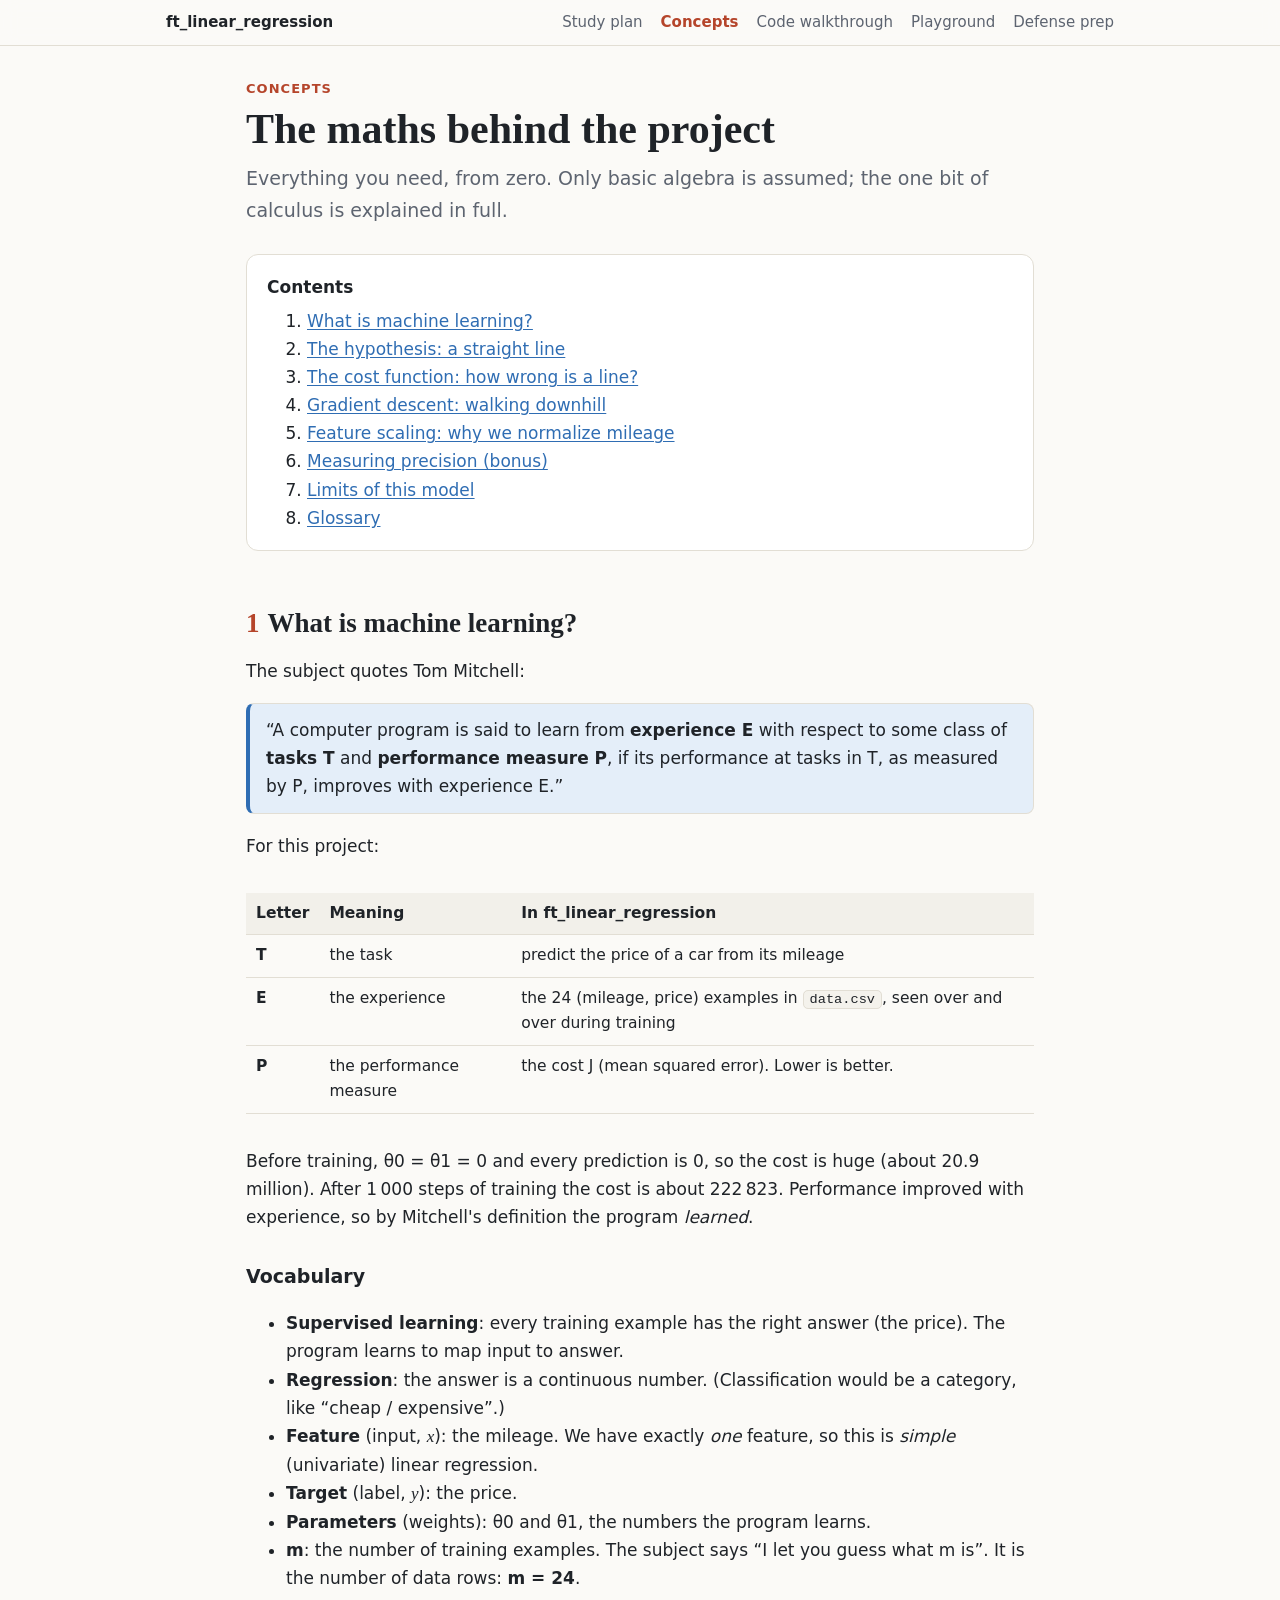
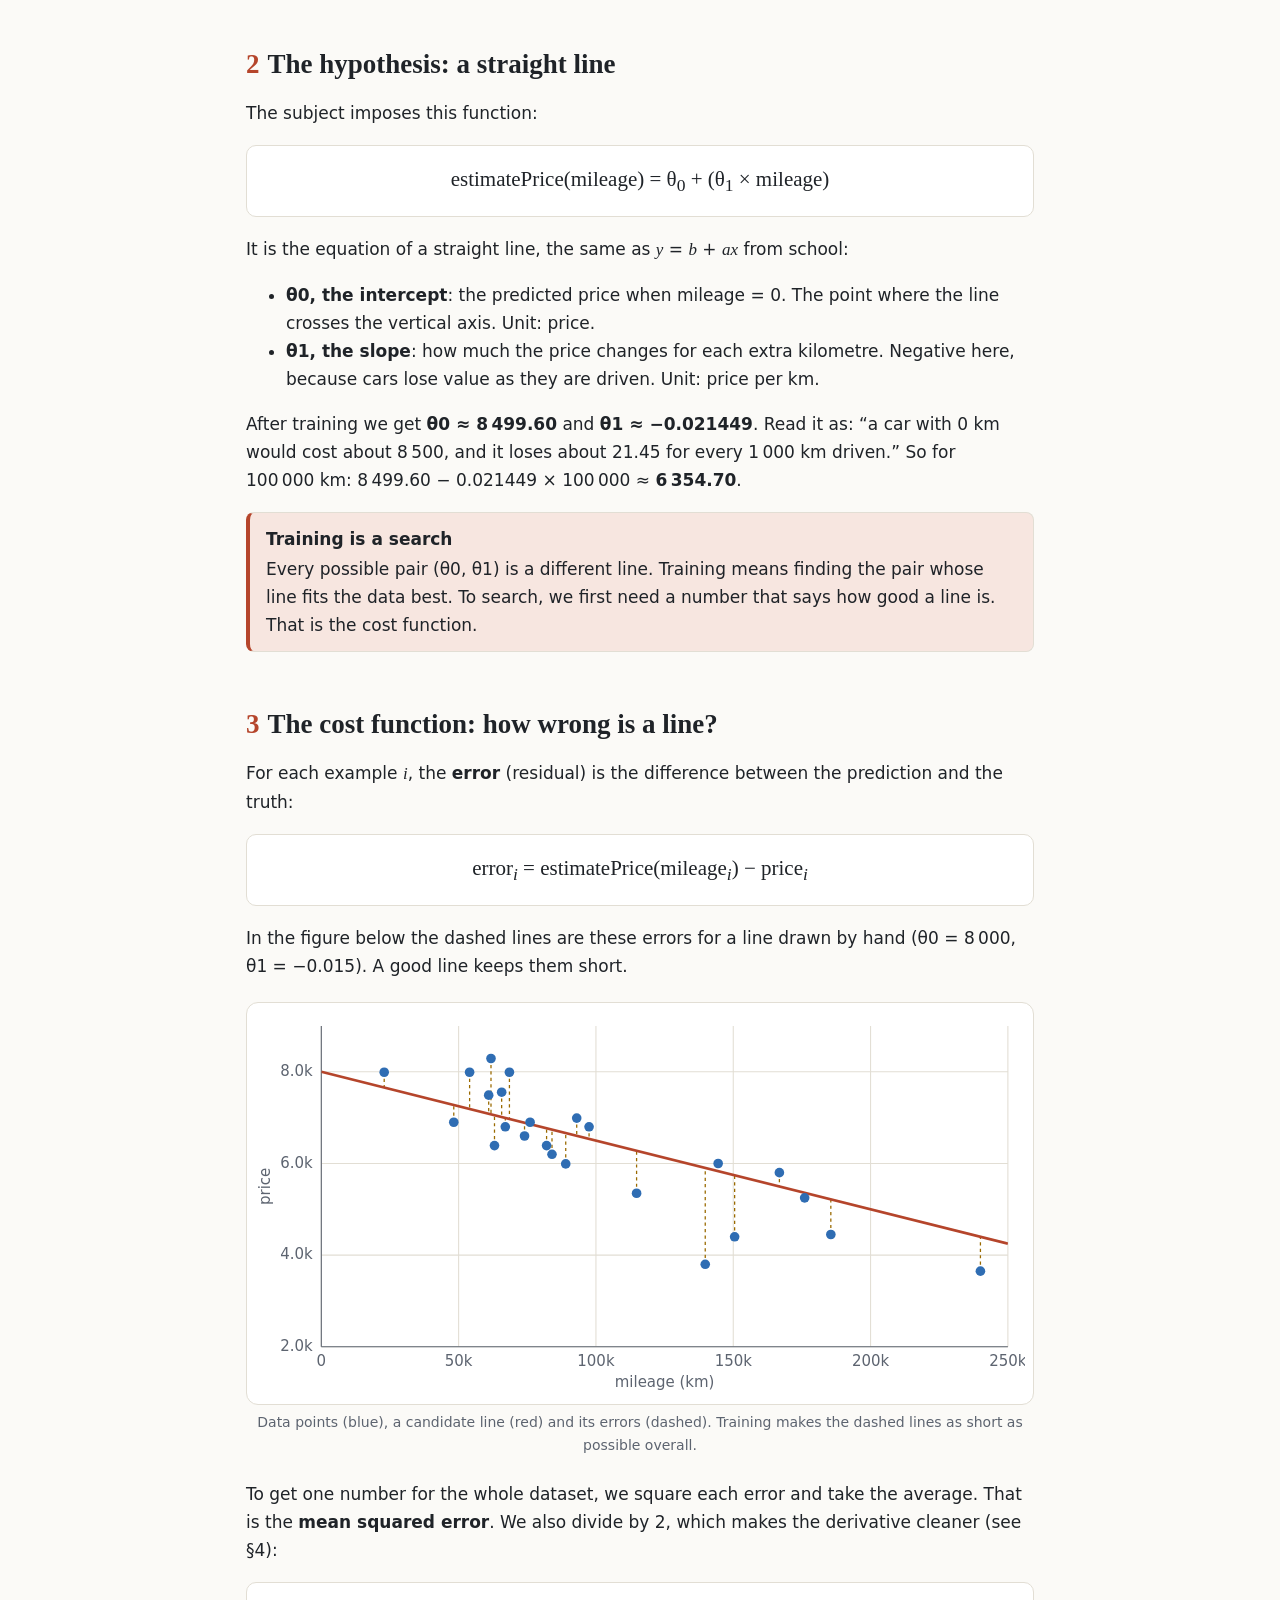
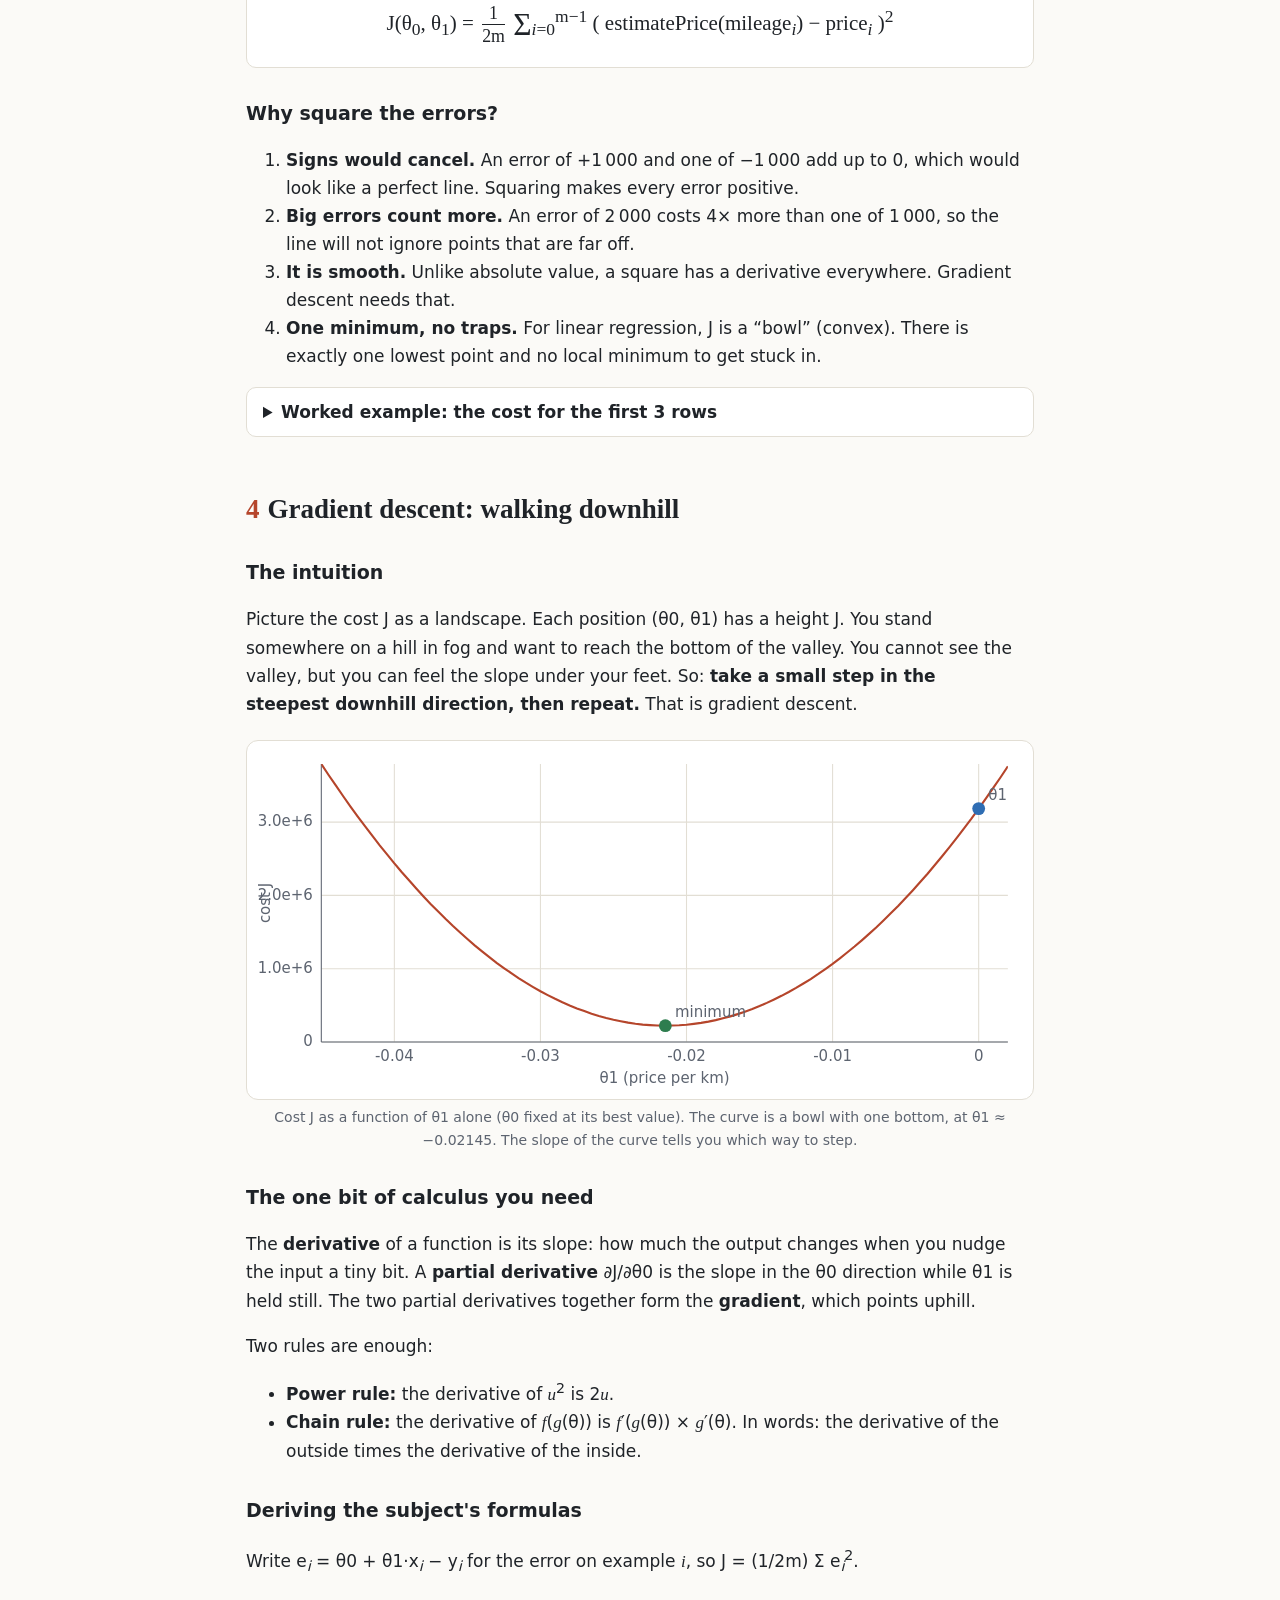
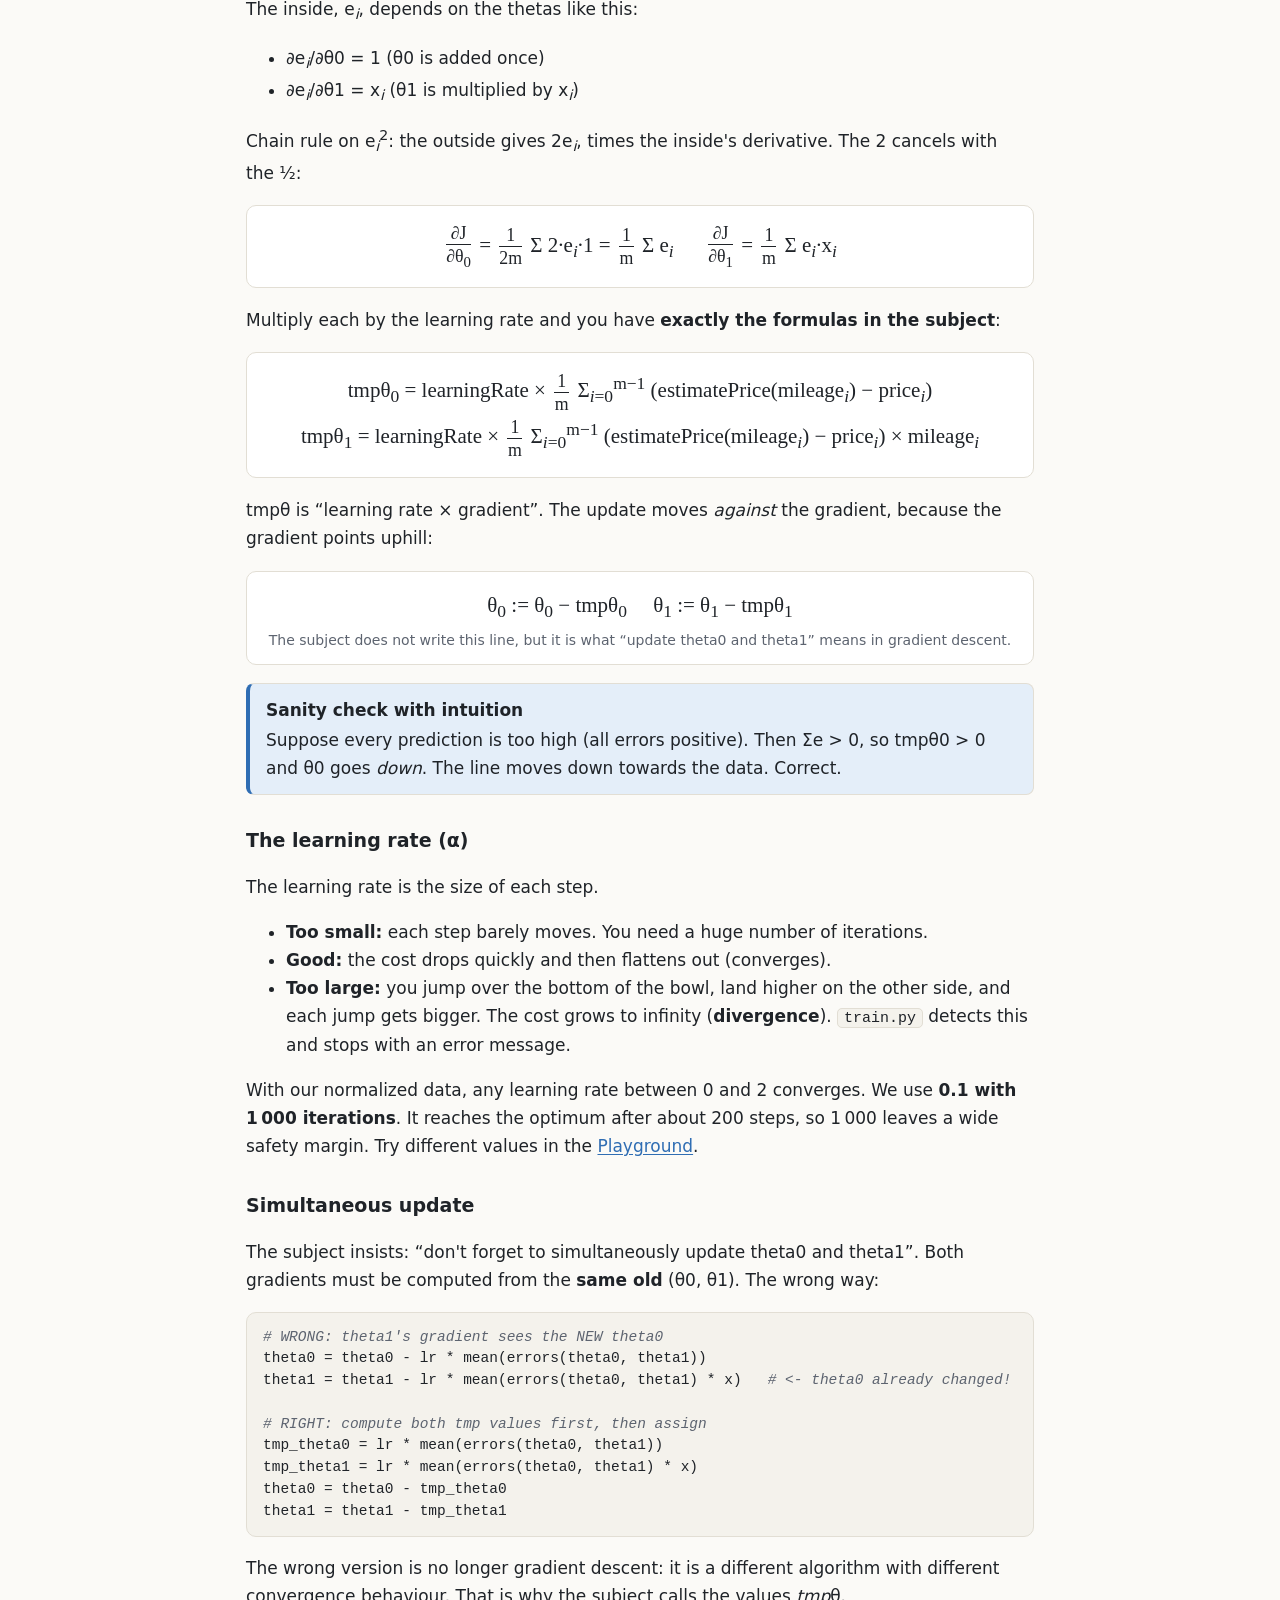
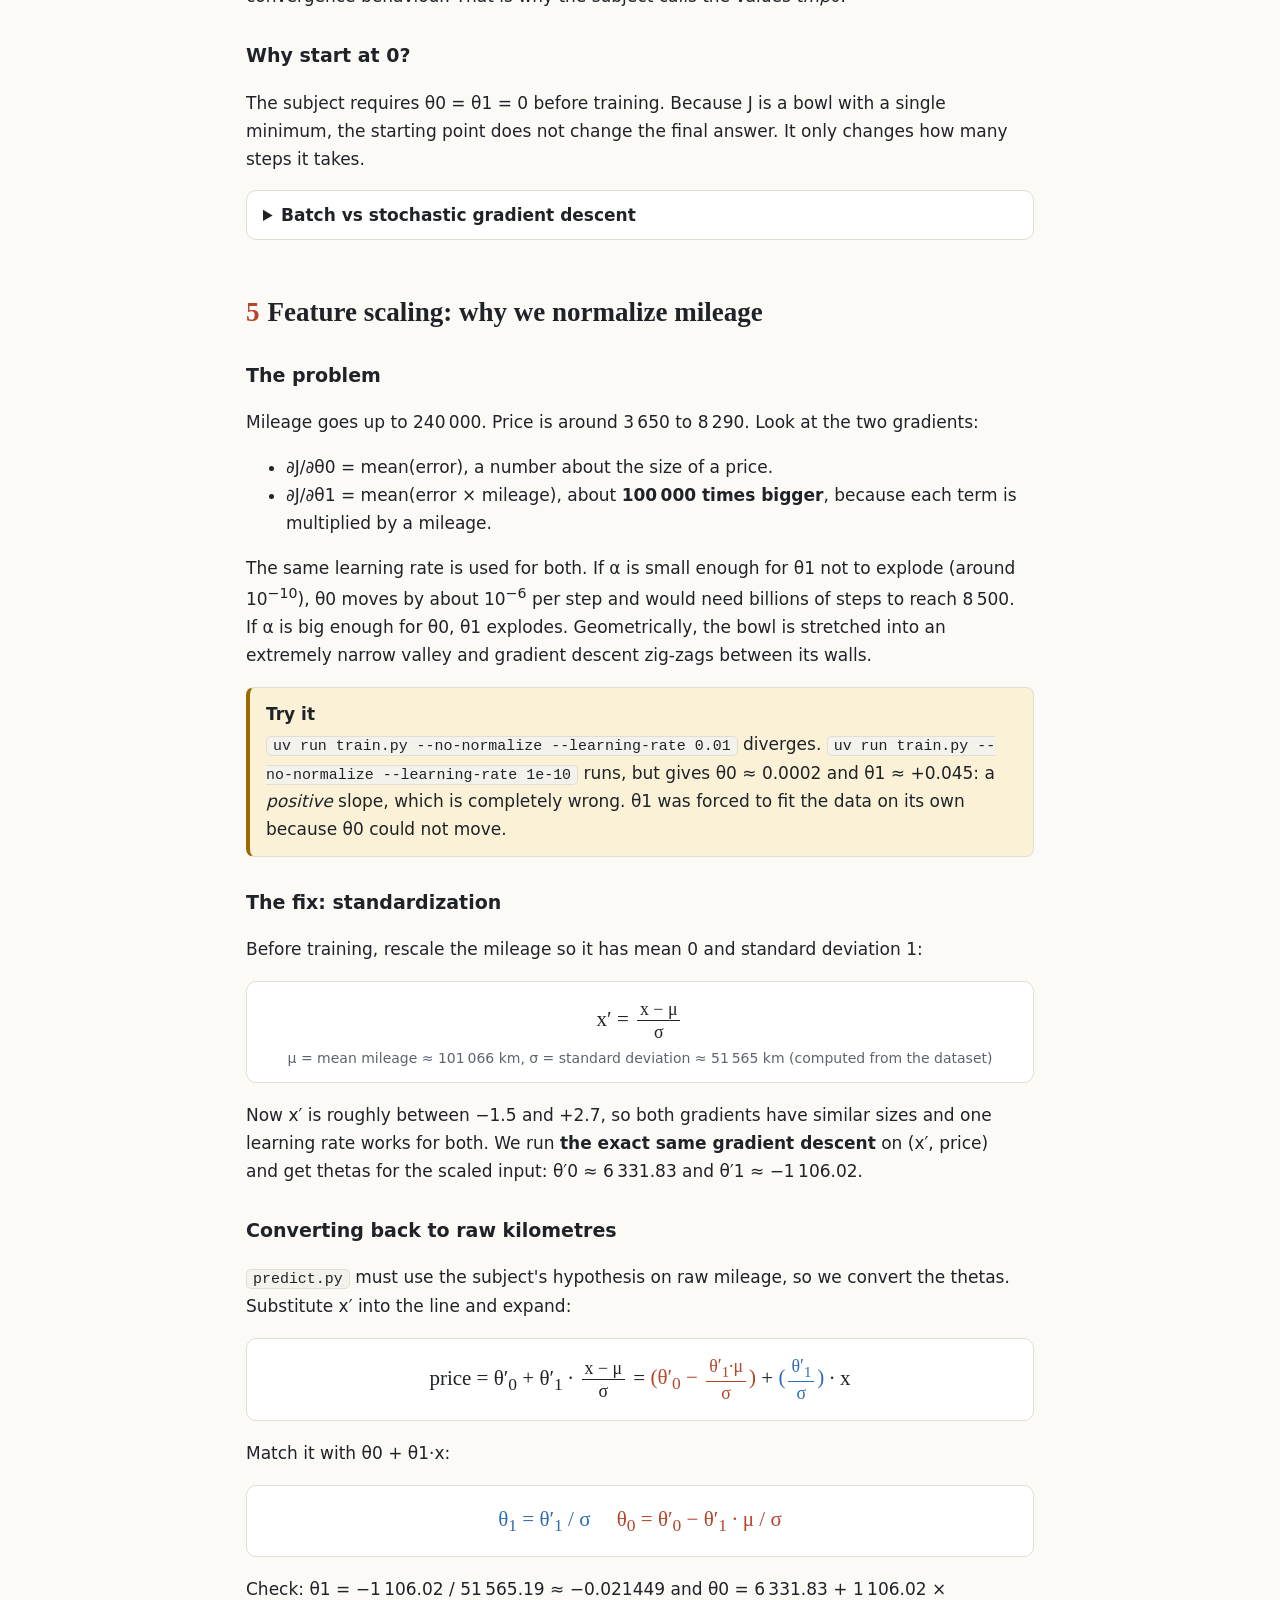
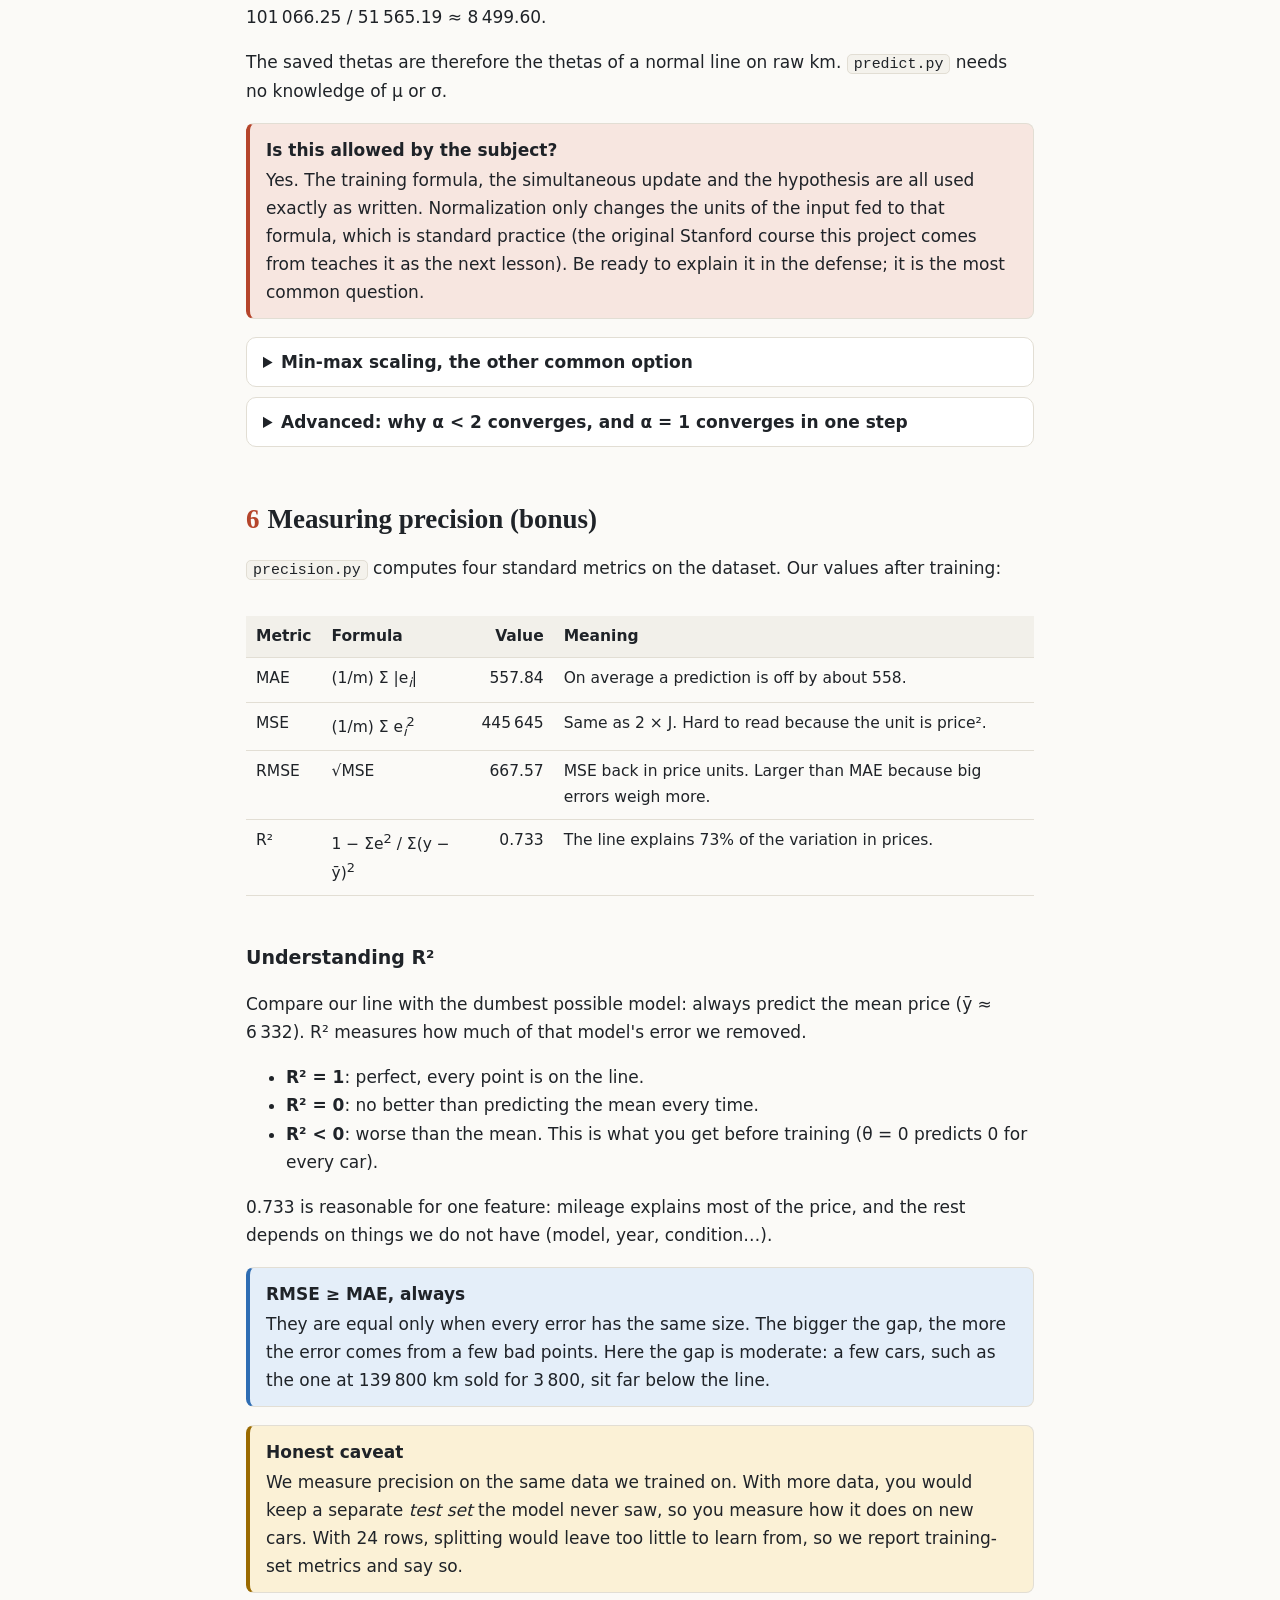
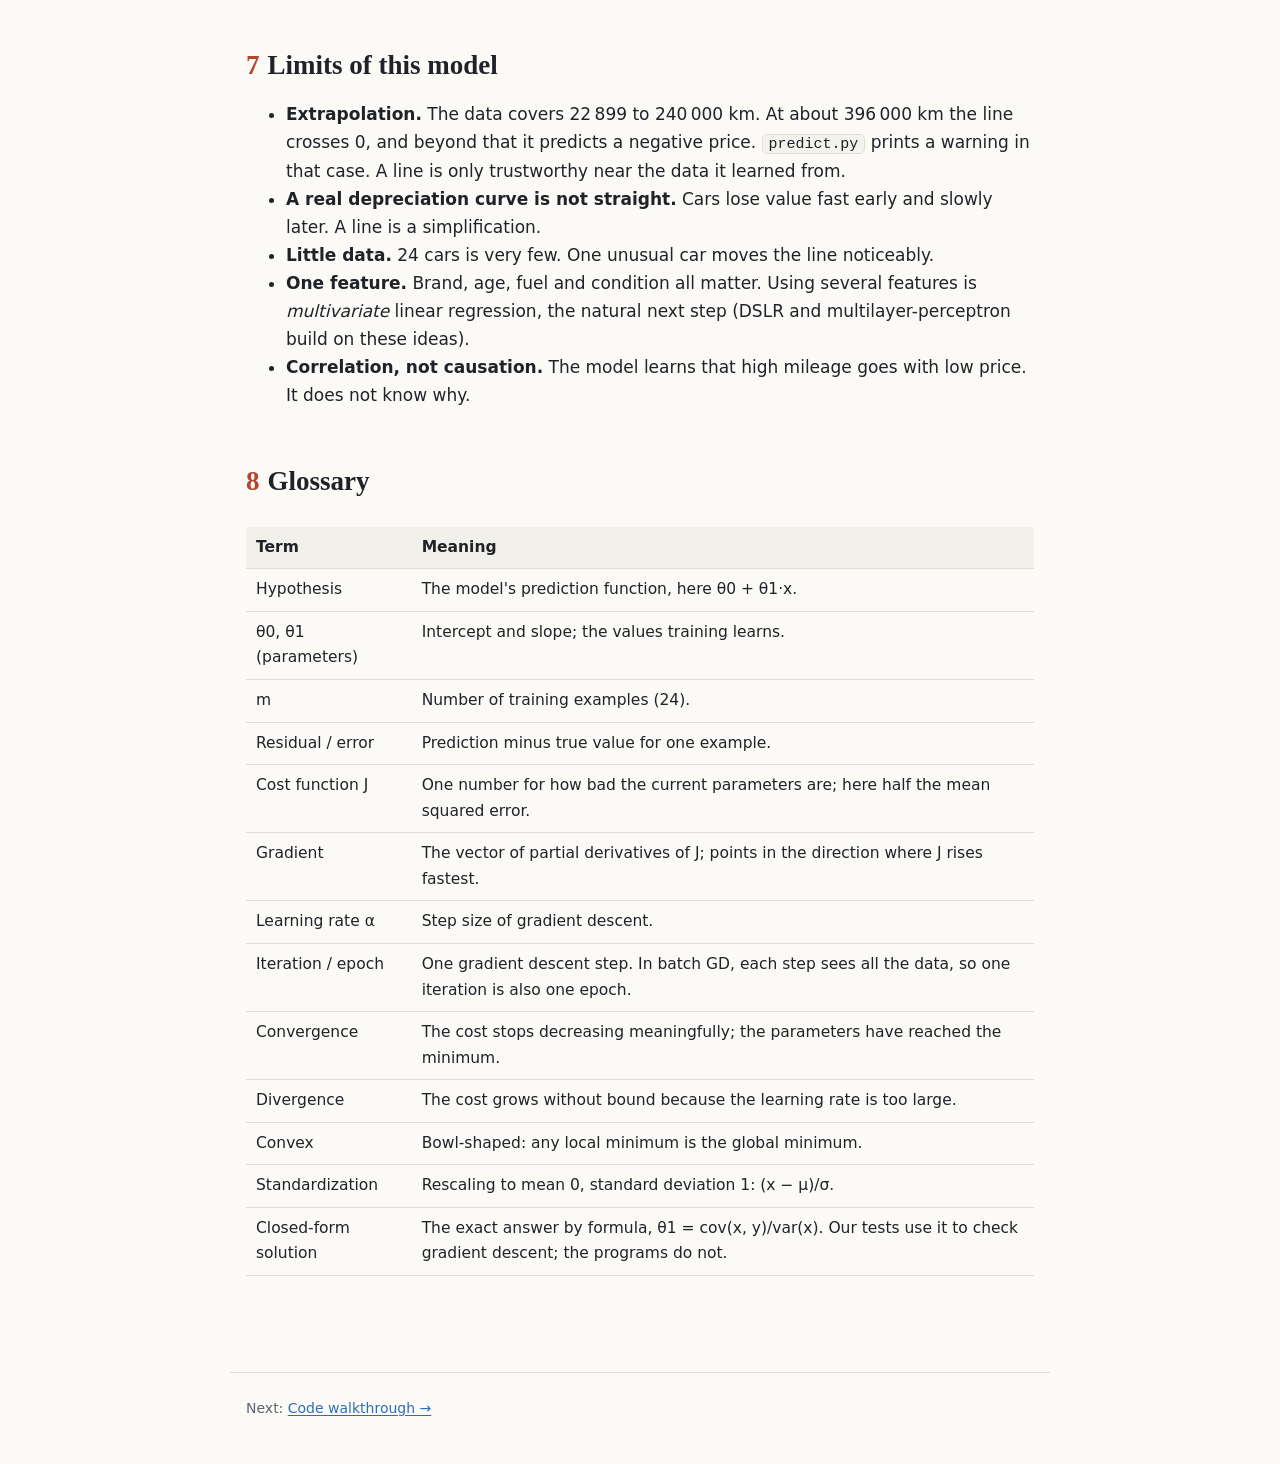
<file: docs/concepts.html>
<!doctype html>
<html lang="en">
<head>
<meta charset="utf-8">
<meta name="viewport" content="width=device-width, initial-scale=1">
<title>Linear Regression Concepts</title>
<link rel="stylesheet" href="style.css">
</head>
<body>
<nav class="topnav"><div class="inner">
  <a class="brand" href="index.html">ft_linear_regression</a>
  <a href="index.html">Study plan</a>
  <a href="concepts.html" aria-current="page">Concepts</a>
  <a href="code.html">Code walkthrough</a>
  <a href="playground.html">Playground</a>
  <a href="defense.html">Defense prep</a>
</div></nav>

<main>
<header class="page">
  <div class="eyebrow">Concepts</div>
  <h1>The maths behind the project</h1>
  <p class="lead">Everything you need, from zero. Only basic algebra is assumed; the one bit of calculus is explained in full.</p>
</header>

<div class="card">
  <strong>Contents</strong>
  <ol style="margin:6px 0 0">
    <li><a href="#ml">What is machine learning?</a></li>
    <li><a href="#hypothesis">The hypothesis: a straight line</a></li>
    <li><a href="#cost">The cost function: how wrong is a line?</a></li>
    <li><a href="#gd">Gradient descent: walking downhill</a></li>
    <li><a href="#scaling">Feature scaling: why we normalize mileage</a></li>
    <li><a href="#metrics">Measuring precision (bonus)</a></li>
    <li><a href="#limits">Limits of this model</a></li>
    <li><a href="#glossary">Glossary</a></li>
  </ol>
</div>

<!-- ================================================================ -->
<h2 id="ml"><span class="num">1</span>What is machine learning?</h2>
<p>The subject quotes Tom Mitchell:</p>
<div class="callout"><p>
  “A computer program is said to learn from <strong>experience E</strong> with respect to some class of <strong>tasks T</strong>
  and <strong>performance measure P</strong>, if its performance at tasks in T, as measured by P, improves with experience E.”</p>
</div>
<p>For this project:</p>
<div class="table-wrap"><table>
  <tr><th>Letter</th><th>Meaning</th><th>In ft_linear_regression</th></tr>
  <tr><td><strong>T</strong></td><td>the task</td><td>predict the price of a car from its mileage</td></tr>
  <tr><td><strong>E</strong></td><td>the experience</td><td>the 24 (mileage, price) examples in <code>data.csv</code>, seen over and over during training</td></tr>
  <tr><td><strong>P</strong></td><td>the performance measure</td><td>the cost J (mean squared error). Lower is better.</td></tr>
</table></div>
<p>Before training, θ0 = θ1 = 0 and every prediction is 0, so the cost is huge (about 20.9 million).
After 1&#8239;000 steps of training the cost is about 222&#8239;823. Performance improved with experience, so by Mitchell's definition the program <em>learned</em>.</p>

<h3>Vocabulary</h3>
<ul>
  <li><strong>Supervised learning</strong>: every training example has the right answer (the price). The program learns to map input to answer.</li>
  <li><strong>Regression</strong>: the answer is a continuous number. (Classification would be a category, like “cheap / expensive”.)</li>
  <li><strong>Feature</strong> (input, <var>x</var>): the mileage. We have exactly <em>one</em> feature, so this is <em>simple</em> (univariate) linear regression.</li>
  <li><strong>Target</strong> (label, <var>y</var>): the price.</li>
  <li><strong>Parameters</strong> (weights): θ0 and θ1, the numbers the program learns.</li>
  <li><strong>m</strong>: the number of training examples. The subject says “I let you guess what m is”. It is the number of data rows: <strong>m = 24</strong>.</li>
</ul>

<!-- ================================================================ -->
<h2 id="hypothesis"><span class="num">2</span>The hypothesis: a straight line</h2>
<p>The subject imposes this function:</p>
<div class="math">estimatePrice(mileage) = θ<sub>0</sub> + (θ<sub>1</sub> × mileage)</div>
<p>It is the equation of a straight line, the same as <var>y</var> = <var>b</var> + <var>a</var><var>x</var> from school:</p>
<ul>
  <li><strong>θ0, the intercept</strong>: the predicted price when mileage = 0. The point where the line crosses the vertical axis. Unit: price.</li>
  <li><strong>θ1, the slope</strong>: how much the price changes for each extra kilometre. Negative here, because cars lose value as they are driven. Unit: price per km.</li>
</ul>
<p>After training we get <strong>θ0 ≈ 8&#8239;499.60</strong> and <strong>θ1 ≈ −0.021449</strong>. Read it as: “a car with 0 km would cost about 8&#8239;500,
and it loses about 21.45 for every 1&#8239;000 km driven.” So for 100&#8239;000 km: 8&#8239;499.60 − 0.021449 × 100&#8239;000 ≈ <strong>6&#8239;354.70</strong>.</p>
<div class="callout key"><strong>Training is a search</strong>
Every possible pair (θ0, θ1) is a different line. Training means finding the pair whose line fits the data best.
To search, we first need a number that says how good a line is. That is the cost function.</div>

<!-- ================================================================ -->
<h2 id="cost"><span class="num">3</span>The cost function: how wrong is a line?</h2>
<p>For each example <var>i</var>, the <strong>error</strong> (residual) is the difference between the prediction and the truth:</p>
<div class="math">error<sub><i>i</i></sub> = estimatePrice(mileage<sub><i>i</i></sub>) − price<sub><i>i</i></sub></div>
<p>In the figure below the dashed lines are these errors for a line drawn by hand (θ0 = 8&#8239;000, θ1 = −0.015). A good line keeps them short.</p>
<figure><div class="chart" id="fig-residuals"></div>
<figcaption>Data points (blue), a candidate line (red) and its errors (dashed). Training makes the dashed lines as short as possible overall.</figcaption></figure>

<p>To get one number for the whole dataset, we square each error and take the average. That is the <strong>mean squared error</strong>.
We also divide by 2, which makes the derivative cleaner (see §4):</p>
<div class="math">J(θ<sub>0</sub>, θ<sub>1</sub>) = <span class="frac"><span>1</span><span>2m</span></span> <span class="big">Σ</span><sub><i>i</i>=0</sub><sup>m−1</sup> ( estimatePrice(mileage<sub><i>i</i></sub>) − price<sub><i>i</i></sub> )<sup>2</sup></div>

<h3>Why square the errors?</h3>
<ol>
  <li><strong>Signs would cancel.</strong> An error of +1&#8239;000 and one of −1&#8239;000 add up to 0, which would look like a perfect line. Squaring makes every error positive.</li>
  <li><strong>Big errors count more.</strong> An error of 2&#8239;000 costs 4× more than one of 1&#8239;000, so the line will not ignore points that are far off.</li>
  <li><strong>It is smooth.</strong> Unlike absolute value, a square has a derivative everywhere. Gradient descent needs that.</li>
  <li><strong>One minimum, no traps.</strong> For linear regression, J is a “bowl” (convex). There is exactly one lowest point and no local minimum to get stuck in.</li>
</ol>

<details><summary>Worked example: the cost for the first 3 rows</summary>
<p>Rows: (240&#8239;000, 3&#8239;650), (139&#8239;800, 3&#8239;800), (150&#8239;500, 4&#8239;400). Here m = 3.</p>
<p><strong>J(0, 0):</strong> every prediction is 0, so the errors are −3&#8239;650, −3&#8239;800, −4&#8239;400.
Squares: 13&#8239;322&#8239;500 + 14&#8239;440&#8239;000 + 19&#8239;360&#8239;000 = 47&#8239;122&#8239;500. Divide by 2m = 6: <strong>J ≈ 7&#8239;853&#8239;750</strong>.</p>
<p><strong>J(8&#8239;000, −0.02):</strong> predictions are 3&#8239;200, 5&#8239;204, 4&#8239;990. Errors are −450, +1&#8239;404, +590.
Squares: 202&#8239;500 + 1&#8239;971&#8239;216 + 348&#8239;100 = 2&#8239;521&#8239;816. Divide by 6: <strong>J ≈ 420&#8239;303</strong>. A much better line.</p>
</details>

<!-- ================================================================ -->
<h2 id="gd"><span class="num">4</span>Gradient descent: walking downhill</h2>

<h3>The intuition</h3>
<p>Picture the cost J as a landscape. Each position (θ0, θ1) has a height J. You stand somewhere on a hill in fog and want to reach the
bottom of the valley. You cannot see the valley, but you can feel the slope under your feet. So: <strong>take a small step in the
steepest downhill direction, then repeat.</strong> That is gradient descent.</p>
<figure><div class="chart" id="fig-bowl"></div>
<figcaption>Cost J as a function of θ1 alone (θ0 fixed at its best value). The curve is a bowl with one bottom, at θ1 ≈ −0.02145.
The slope of the curve tells you which way to step.</figcaption></figure>

<h3>The one bit of calculus you need</h3>
<p>The <strong>derivative</strong> of a function is its slope: how much the output changes when you nudge the input a tiny bit.
A <strong>partial derivative</strong> ∂J/∂θ0 is the slope in the θ0 direction while θ1 is held still. The two partial derivatives together form the <strong>gradient</strong>, which points uphill.</p>
<p>Two rules are enough:</p>
<ul>
  <li><strong>Power rule:</strong> the derivative of <var>u</var><sup>2</sup> is 2<var>u</var>.</li>
  <li><strong>Chain rule:</strong> the derivative of <var>f</var>(<var>g</var>(θ)) is <var>f</var>′(<var>g</var>(θ)) × <var>g</var>′(θ). In words: the derivative of the outside times the derivative of the inside.</li>
</ul>

<h3>Deriving the subject's formulas</h3>
<p>Write e<sub><i>i</i></sub> = θ0 + θ1·x<sub><i>i</i></sub> − y<sub><i>i</i></sub> for the error on example <var>i</var>, so J = (1/2m) Σ e<sub><i>i</i></sub><sup>2</sup>.</p>
<p>The inside, e<sub><i>i</i></sub>, depends on the thetas like this:</p>
<ul>
  <li>∂e<sub><i>i</i></sub>/∂θ0 = 1 (θ0 is added once)</li>
  <li>∂e<sub><i>i</i></sub>/∂θ1 = x<sub><i>i</i></sub> (θ1 is multiplied by x<sub><i>i</i></sub>)</li>
</ul>
<p>Chain rule on e<sub><i>i</i></sub><sup>2</sup>: the outside gives 2e<sub><i>i</i></sub>, times the inside's derivative. The 2 cancels with the ½:</p>
<div class="math">
  <span class="frac"><span>∂J</span><span>∂θ<sub>0</sub></span></span> = <span class="frac"><span>1</span><span>2m</span></span> Σ 2·e<sub><i>i</i></sub>·1 = <span class="frac"><span>1</span><span>m</span></span> Σ e<sub><i>i</i></sub>
  &nbsp;&nbsp;&nbsp;&nbsp;
  <span class="frac"><span>∂J</span><span>∂θ<sub>1</sub></span></span> = <span class="frac"><span>1</span><span>m</span></span> Σ e<sub><i>i</i></sub>·x<sub><i>i</i></sub>
</div>
<p>Multiply each by the learning rate and you have <strong>exactly the formulas in the subject</strong>:</p>
<div class="math">
  tmpθ<sub>0</sub> = learningRate × <span class="frac"><span>1</span><span>m</span></span> Σ<sub><i>i</i>=0</sub><sup>m−1</sup> (estimatePrice(mileage<sub><i>i</i></sub>) − price<sub><i>i</i></sub>)<br>
  tmpθ<sub>1</sub> = learningRate × <span class="frac"><span>1</span><span>m</span></span> Σ<sub><i>i</i>=0</sub><sup>m−1</sup> (estimatePrice(mileage<sub><i>i</i></sub>) − price<sub><i>i</i></sub>) × mileage<sub><i>i</i></sub>
</div>
<p>tmpθ is “learning rate × gradient”. The update moves <em>against</em> the gradient, because the gradient points uphill:</p>
<div class="math">θ<sub>0</sub> := θ<sub>0</sub> − tmpθ<sub>0</sub> &nbsp;&nbsp;&nbsp; θ<sub>1</sub> := θ<sub>1</sub> − tmpθ<sub>1</sub>
<span class="note">The subject does not write this line, but it is what “update theta0 and theta1” means in gradient descent.</span></div>

<div class="callout"><strong>Sanity check with intuition</strong>
Suppose every prediction is too high (all errors positive). Then Σe &gt; 0, so tmpθ0 &gt; 0 and θ0 goes <em>down</em>. The line moves down towards the data. Correct.</div>

<h3>The learning rate (α)</h3>
<p>The learning rate is the size of each step.</p>
<ul>
  <li><strong>Too small:</strong> each step barely moves. You need a huge number of iterations.</li>
  <li><strong>Good:</strong> the cost drops quickly and then flattens out (converges).</li>
  <li><strong>Too large:</strong> you jump over the bottom of the bowl, land higher on the other side, and each jump gets bigger. The cost grows to infinity (<strong>divergence</strong>).
  <code>train.py</code> detects this and stops with an error message.</li>
</ul>
<p>With our normalized data, any learning rate between 0 and 2 converges. We use <strong>0.1 with 1&#8239;000 iterations</strong>. It reaches the optimum after about 200 steps, so 1&#8239;000 leaves a wide safety margin.
Try different values in the <a href="playground.html">Playground</a>.</p>

<h3>Simultaneous update</h3>
<p>The subject insists: “don't forget to simultaneously update theta0 and theta1”. Both gradients must be computed from the <strong>same old</strong> (θ0, θ1). The wrong way:</p>
<pre><span class="c"># WRONG: theta1's gradient sees the NEW theta0</span>
theta0 = theta0 - lr * mean(errors(theta0, theta1))
theta1 = theta1 - lr * mean(errors(theta0, theta1) * x)   <span class="c"># &lt;- theta0 already changed!</span>

<span class="c"># RIGHT: compute both tmp values first, then assign</span>
tmp_theta0 = lr * mean(errors(theta0, theta1))
tmp_theta1 = lr * mean(errors(theta0, theta1) * x)
theta0 = theta0 - tmp_theta0
theta1 = theta1 - tmp_theta1</pre>
<p>The wrong version is no longer gradient descent: it is a different algorithm with different convergence behaviour. That is why the subject calls the values <em>tmp</em>θ.</p>

<h3>Why start at 0?</h3>
<p>The subject requires θ0 = θ1 = 0 before training. Because J is a bowl with a single minimum, the starting point does not change the final answer. It only changes how many steps it takes.</p>

<details><summary>Batch vs stochastic gradient descent</summary>
<p>We use <strong>batch</strong> gradient descent: each step uses <em>all</em> m examples (the Σ from 0 to m−1). Stochastic gradient descent uses one example per step,
and mini-batch uses a small group. They are faster on huge datasets but noisier. With 24 rows, batch is the natural choice, and it is what the subject's formulas describe.</p>
</details>

<!-- ================================================================ -->
<h2 id="scaling"><span class="num">5</span>Feature scaling: why we normalize mileage</h2>
<h3>The problem</h3>
<p>Mileage goes up to 240&#8239;000. Price is around 3&#8239;650 to 8&#8239;290. Look at the two gradients:</p>
<ul>
  <li>∂J/∂θ0 = mean(error), a number about the size of a price.</li>
  <li>∂J/∂θ1 = mean(error × mileage), about <strong>100&#8239;000 times bigger</strong>, because each term is multiplied by a mileage.</li>
</ul>
<p>The same learning rate is used for both. If α is small enough for θ1 not to explode (around 10<sup>−10</sup>), θ0 moves by about 10<sup>−6</sup> per step and would need billions of steps to reach 8&#8239;500.
If α is big enough for θ0, θ1 explodes. Geometrically, the bowl is stretched into an extremely narrow valley and gradient descent zig-zags between its walls.</p>
<div class="callout warn"><strong>Try it</strong>
<code>uv run train.py --no-normalize --learning-rate 0.01</code> diverges.
<code>uv run train.py --no-normalize --learning-rate 1e-10</code> runs, but gives θ0 ≈ 0.0002 and θ1 ≈ +0.045: a <em>positive</em> slope, which is completely wrong. θ1 was forced to fit the data on its own because θ0 could not move.</div>

<h3>The fix: standardization</h3>
<p>Before training, rescale the mileage so it has mean 0 and standard deviation 1:</p>
<div class="math">x′ = <span class="frac"><span>x − μ</span><span>σ</span></span>
<span class="note">μ = mean mileage ≈ 101&#8239;066 km, σ = standard deviation ≈ 51&#8239;565 km (computed from the dataset)</span></div>
<p>Now x′ is roughly between −1.5 and +2.7, so both gradients have similar sizes and one learning rate works for both.
We run <strong>the exact same gradient descent</strong> on (x′, price) and get thetas for the scaled input: θ′0 ≈ 6&#8239;331.83 and θ′1 ≈ −1&#8239;106.02.</p>

<h3>Converting back to raw kilometres</h3>
<p><code>predict.py</code> must use the subject's hypothesis on raw mileage, so we convert the thetas. Substitute x′ into the line and expand:</p>
<div class="math">
price = θ′<sub>0</sub> + θ′<sub>1</sub> · <span class="frac"><span>x − μ</span><span>σ</span></span>
= <span style="color:var(--accent)">(θ′<sub>0</sub> − <span class="frac"><span>θ′<sub>1</sub>·μ</span><span>σ</span></span>)</span> + <span style="color:var(--blue)">(<span class="frac"><span>θ′<sub>1</sub></span><span>σ</span></span>)</span> · x
</div>
<p>Match it with θ0 + θ1·x:</p>
<div class="math"><span style="color:var(--blue)">θ<sub>1</sub> = θ′<sub>1</sub> / σ</span> &nbsp;&nbsp;&nbsp; <span style="color:var(--accent)">θ<sub>0</sub> = θ′<sub>0</sub> − θ′<sub>1</sub> · μ / σ</span></div>
<p>Check: θ1 = −1&#8239;106.02 / 51&#8239;565.19 ≈ −0.021449 and θ0 = 6&#8239;331.83 + 1&#8239;106.02 × 101&#8239;066.25 / 51&#8239;565.19 ≈ 8&#8239;499.60.</p>
<p>The saved thetas are therefore the thetas of a normal line on raw km. <code>predict.py</code> needs no knowledge of μ or σ.</p>

<div class="callout key"><strong>Is this allowed by the subject?</strong>
Yes. The training formula, the simultaneous update and the hypothesis are all used exactly as written. Normalization only changes the
units of the input fed to that formula, which is standard practice (the original Stanford course this project comes from teaches it as the next lesson).
Be ready to explain it in the defense; it is the most common question.</div>

<details><summary>Min-max scaling, the other common option</summary>
<p>x′ = (x − min) / (max − min) puts every value between 0 and 1. It works too. The conversion back has the same shape with min instead of μ and (max − min) instead of σ.
We chose standardization because it centres the data at 0. That separates the two gradients completely (see the next box) and gives a clean rule for the learning rate.</p>
</details>

<details><summary>Advanced: why α &lt; 2 converges, and α = 1 converges in one step</summary>
<p>J is a quadratic function. Gradient descent on a quadratic is stable when α &lt; 2/λ<sub>max</sub>, where λ<sub>max</sub> is the largest eigenvalue of its Hessian (matrix of second derivatives).
The Hessian here is [[1, mean(x)], [mean(x), mean(x²)]].</p>
<ul>
  <li>With standardized x: mean(x′) = 0 and mean(x′²) = 1, so the Hessian is the identity. Both eigenvalues are 1, so any α &lt; 2 converges. With α = 1, a single step lands exactly on the minimum (you can check: <code>uv run train.py --learning-rate 1 --iterations 1</code>).</li>
  <li>With raw x: mean(x²) ≈ 1.29 × 10<sup>10</sup>, so α must be below about 1.55 × 10<sup>−10</sup>. The smallest eigenvalue is tiny, so θ0 barely moves. The ratio between the two eigenvalues (the condition number) is enormous.</li>
</ul>
</details>

<!-- ================================================================ -->
<h2 id="metrics"><span class="num">6</span>Measuring precision (bonus)</h2>
<p><code>precision.py</code> computes four standard metrics on the dataset. Our values after training:</p>
<div class="table-wrap"><table>
  <tr><th>Metric</th><th>Formula</th><th class="num">Value</th><th>Meaning</th></tr>
  <tr><td>MAE</td><td>(1/m) Σ |e<sub><i>i</i></sub>|</td><td class="num">557.84</td><td>On average a prediction is off by about 558.</td></tr>
  <tr><td>MSE</td><td>(1/m) Σ e<sub><i>i</i></sub><sup>2</sup></td><td class="num">445&#8239;645</td><td>Same as 2 × J. Hard to read because the unit is price².</td></tr>
  <tr><td>RMSE</td><td>√MSE</td><td class="num">667.57</td><td>MSE back in price units. Larger than MAE because big errors weigh more.</td></tr>
  <tr><td>R²</td><td>1 − Σe<sup>2</sup> / Σ(y − ȳ)<sup>2</sup></td><td class="num">0.733</td><td>The line explains 73% of the variation in prices.</td></tr>
</table></div>
<h3>Understanding R²</h3>
<p>Compare our line with the dumbest possible model: always predict the mean price (ȳ ≈ 6&#8239;332). R² measures how much of that model's error we removed.</p>
<ul>
  <li><strong>R² = 1</strong>: perfect, every point is on the line.</li>
  <li><strong>R² = 0</strong>: no better than predicting the mean every time.</li>
  <li><strong>R² &lt; 0</strong>: worse than the mean. This is what you get before training (θ = 0 predicts 0 for every car).</li>
</ul>
<p>0.733 is reasonable for one feature: mileage explains most of the price, and the rest depends on things we do not have (model, year, condition…).</p>
<div class="callout"><strong>RMSE ≥ MAE, always</strong>
They are equal only when every error has the same size. The bigger the gap, the more the error comes from a few bad points.
Here the gap is moderate: a few cars, such as the one at 139&#8239;800 km sold for 3&#8239;800, sit far below the line.</div>
<div class="callout warn"><strong>Honest caveat</strong>
We measure precision on the same data we trained on. With more data, you would keep a separate <em>test set</em> the model never saw, so you measure how it does on new cars.
With 24 rows, splitting would leave too little to learn from, so we report training-set metrics and say so.</div>

<!-- ================================================================ -->
<h2 id="limits"><span class="num">7</span>Limits of this model</h2>
<ul>
  <li><strong>Extrapolation.</strong> The data covers 22&#8239;899 to 240&#8239;000 km. At about 396&#8239;000 km the line crosses 0, and beyond that it predicts a negative price. <code>predict.py</code> prints a warning in that case. A line is only trustworthy near the data it learned from.</li>
  <li><strong>A real depreciation curve is not straight.</strong> Cars lose value fast early and slowly later. A line is a simplification.</li>
  <li><strong>Little data.</strong> 24 cars is very few. One unusual car moves the line noticeably.</li>
  <li><strong>One feature.</strong> Brand, age, fuel and condition all matter. Using several features is <em>multivariate</em> linear regression, the natural next step (DSLR and multilayer-perceptron build on these ideas).</li>
  <li><strong>Correlation, not causation.</strong> The model learns that high mileage goes with low price. It does not know why.</li>
</ul>

<!-- ================================================================ -->
<h2 id="glossary"><span class="num">8</span>Glossary</h2>
<div class="table-wrap"><table>
  <tr><th>Term</th><th>Meaning</th></tr>
  <tr><td>Hypothesis</td><td>The model's prediction function, here θ0 + θ1·x.</td></tr>
  <tr><td>θ0, θ1 (parameters)</td><td>Intercept and slope; the values training learns.</td></tr>
  <tr><td>m</td><td>Number of training examples (24).</td></tr>
  <tr><td>Residual / error</td><td>Prediction minus true value for one example.</td></tr>
  <tr><td>Cost function J</td><td>One number for how bad the current parameters are; here half the mean squared error.</td></tr>
  <tr><td>Gradient</td><td>The vector of partial derivatives of J; points in the direction where J rises fastest.</td></tr>
  <tr><td>Learning rate α</td><td>Step size of gradient descent.</td></tr>
  <tr><td>Iteration / epoch</td><td>One gradient descent step. In batch GD, each step sees all the data, so one iteration is also one epoch.</td></tr>
  <tr><td>Convergence</td><td>The cost stops decreasing meaningfully; the parameters have reached the minimum.</td></tr>
  <tr><td>Divergence</td><td>The cost grows without bound because the learning rate is too large.</td></tr>
  <tr><td>Convex</td><td>Bowl-shaped: any local minimum is the global minimum.</td></tr>
  <tr><td>Standardization</td><td>Rescaling to mean 0, standard deviation 1: (x − μ)/σ.</td></tr>
  <tr><td>Closed-form solution</td><td>The exact answer by formula, θ1 = cov(x, y)/var(x). Our tests use it to check gradient descent; the programs do not.</td></tr>
</table></div>
</main>

<footer>Next: <a href="code.html">Code walkthrough →</a></footer>

<script src="charts.js"></script>
<script>
  drawScatter(document.getElementById("fig-residuals"),
    { theta0: 8000, theta1: -0.015, residuals: true, yDomain: [2000, 9000], height: 360 });

  (function () {
    const theta0 = 8499.59964993321;
    const xs = [], ys = [];
    for (let t = -0.045; t <= 0.0021; t += 0.0005) { xs.push(t); ys.push(costOf(DATA.km, DATA.price, theta0, t)); }
    drawCurve(document.getElementById("fig-bowl"), xs, ys, {
      xLabel: "θ1 (price per km)", yLabel: "cost J", height: 320, yMin: 0,
      markers: [{ x: -0.021449, y: costOf(DATA.km, DATA.price, theta0, -0.021449), label: "minimum", color: "var(--green)" },
                { x: 0, y: costOf(DATA.km, DATA.price, theta0, 0), label: "θ1 = 0", color: "var(--blue)" }]
    });
  })();
</script>
</body>
</html>
</file>
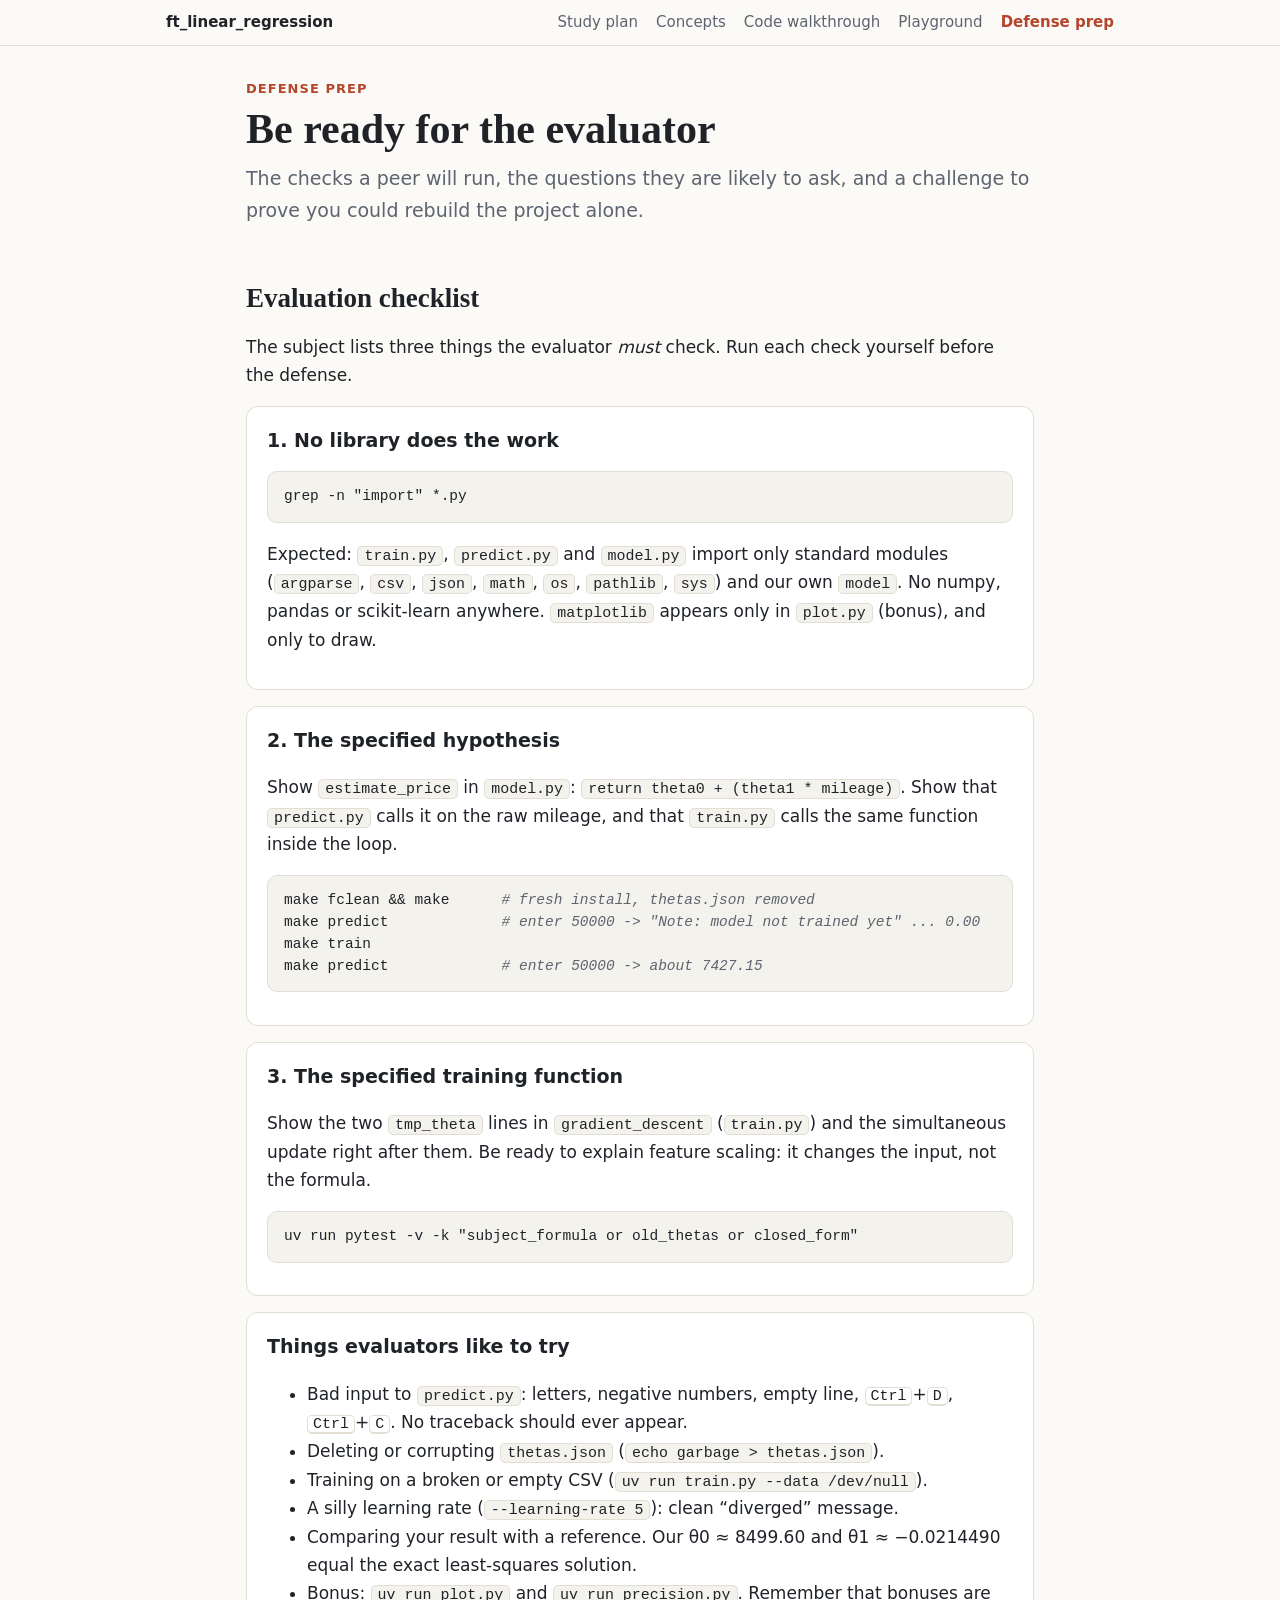
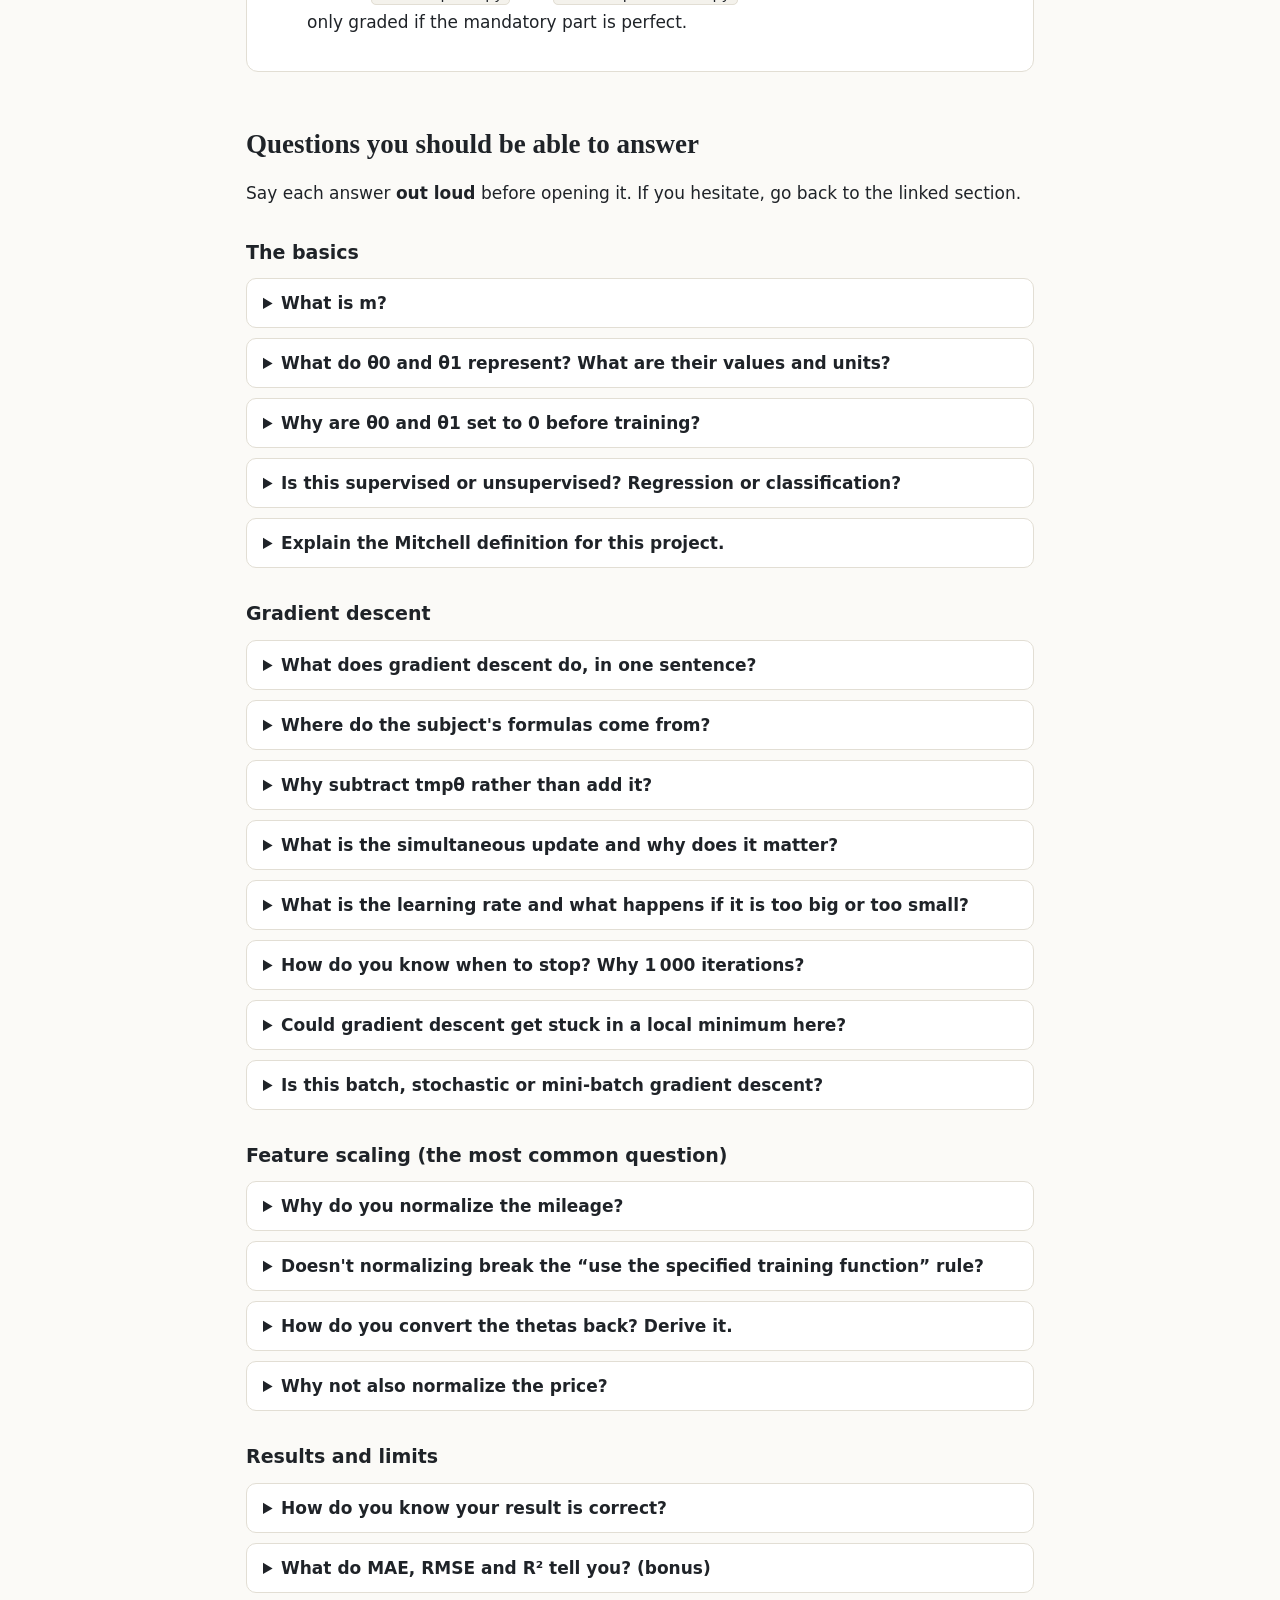
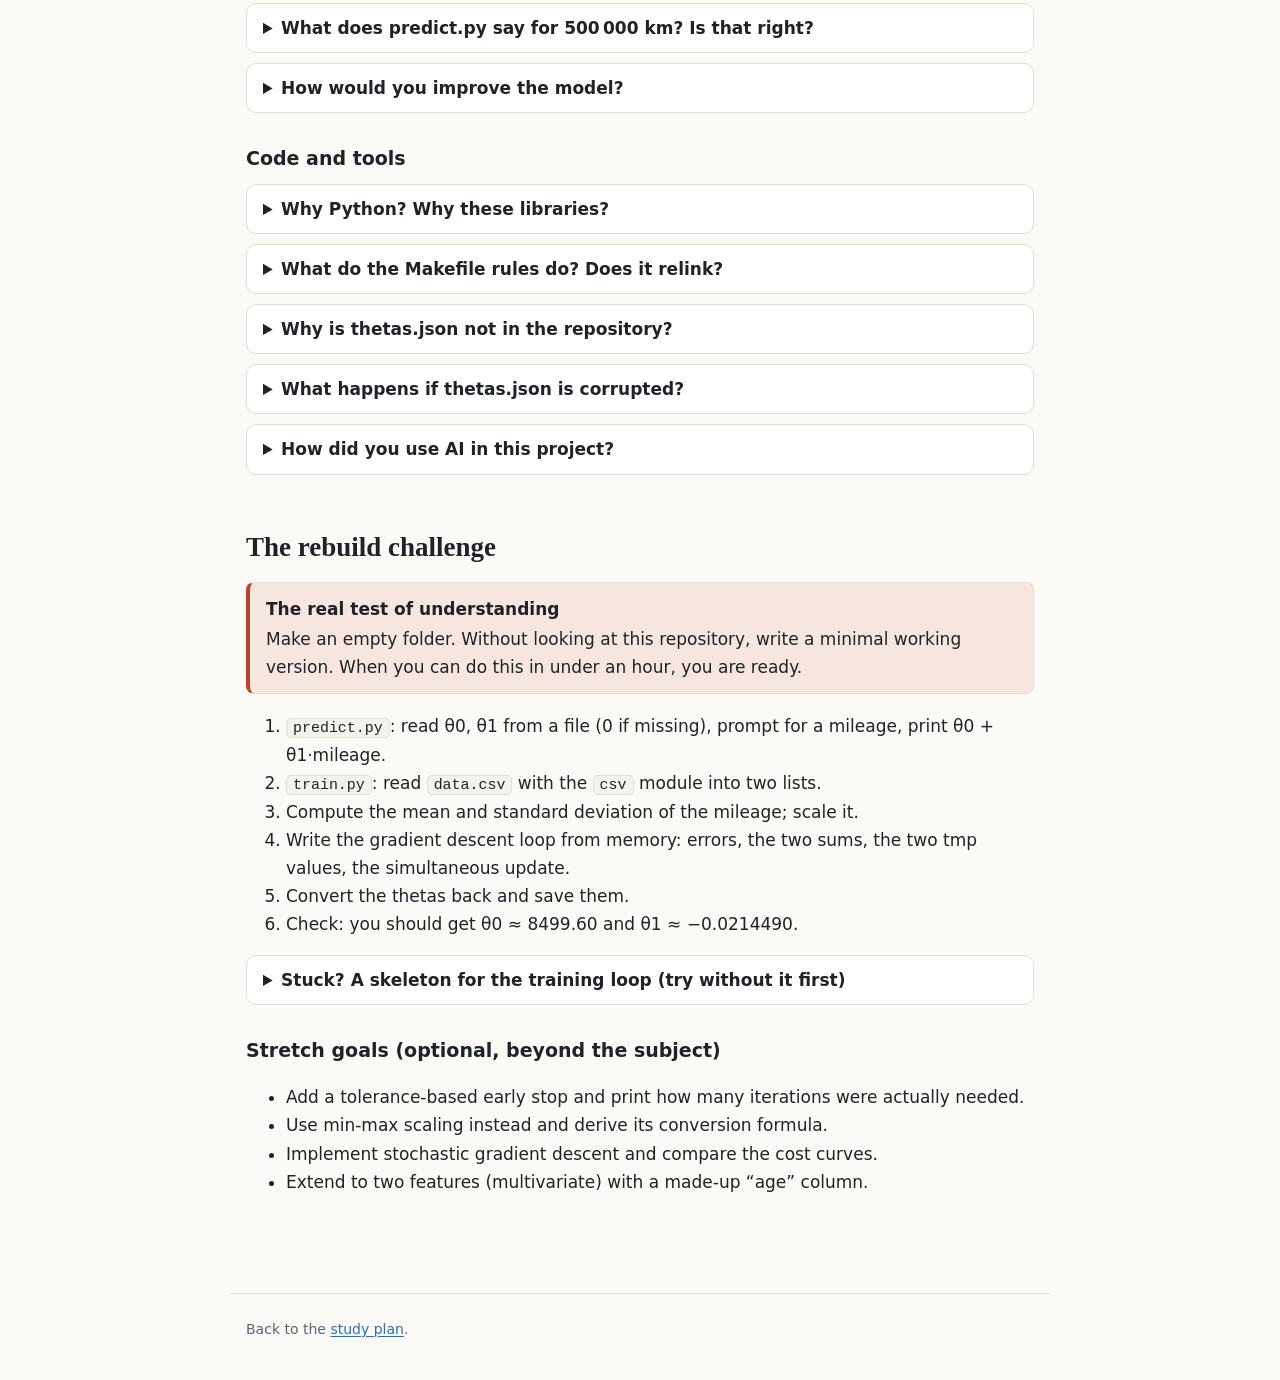
<file: docs/defense.html>
<!doctype html>
<html lang="en">
<head>
<meta charset="utf-8">
<meta name="viewport" content="width=device-width, initial-scale=1">
<title>Defense Prep</title>
<link rel="stylesheet" href="style.css">
</head>
<body>
<nav class="topnav"><div class="inner">
  <a class="brand" href="index.html">ft_linear_regression</a>
  <a href="index.html">Study plan</a>
  <a href="concepts.html">Concepts</a>
  <a href="code.html">Code walkthrough</a>
  <a href="playground.html">Playground</a>
  <a href="defense.html" aria-current="page">Defense prep</a>
</div></nav>

<main>
<header class="page">
  <div class="eyebrow">Defense prep</div>
  <h1>Be ready for the evaluator</h1>
  <p class="lead">The checks a peer will run, the questions they are likely to ask, and a challenge to prove you could rebuild the project alone.</p>
</header>

<h2 id="checklist">Evaluation checklist</h2>
<p>The subject lists three things the evaluator <em>must</em> check. Run each check yourself before the defense.</p>

<div class="card">
<h3 style="margin-top:0">1. No library does the work</h3>
<pre>grep -n "import" *.py</pre>
<p>Expected: <code>train.py</code>, <code>predict.py</code> and <code>model.py</code> import only standard modules (<code>argparse</code>, <code>csv</code>, <code>json</code>, <code>math</code>, <code>os</code>, <code>pathlib</code>, <code>sys</code>) and our own <code>model</code>.
No numpy, pandas or scikit-learn anywhere. <code>matplotlib</code> appears only in <code>plot.py</code> (bonus), and only to draw.</p>
</div>

<div class="card">
<h3 style="margin-top:0">2. The specified hypothesis</h3>
<p>Show <code>estimate_price</code> in <code>model.py</code>: <code>return theta0 + (theta1 * mileage)</code>. Show that <code>predict.py</code> calls it on the raw mileage, and that <code>train.py</code> calls the same function inside the loop.</p>
<pre>make fclean && make      <span class="c"># fresh install, thetas.json removed</span>
make predict             <span class="c"># enter 50000 -> "Note: model not trained yet" ... 0.00</span>
make train
make predict             <span class="c"># enter 50000 -> about 7427.15</span></pre>
</div>

<div class="card">
<h3 style="margin-top:0">3. The specified training function</h3>
<p>Show the two <code>tmp_theta</code> lines in <code>gradient_descent</code> (<code>train.py</code>) and the simultaneous update right after them. Be ready to explain feature scaling: it changes the input, not the formula.</p>
<pre>uv run pytest -v -k "subject_formula or old_thetas or closed_form"</pre>
</div>

<div class="card">
<h3 style="margin-top:0">Things evaluators like to try</h3>
<ul>
  <li>Bad input to <code>predict.py</code>: letters, negative numbers, empty line, <kbd>Ctrl</kbd>+<kbd>D</kbd>, <kbd>Ctrl</kbd>+<kbd>C</kbd>. No traceback should ever appear.</li>
  <li>Deleting or corrupting <code>thetas.json</code> (<code>echo garbage &gt; thetas.json</code>).</li>
  <li>Training on a broken or empty CSV (<code>uv run train.py --data /dev/null</code>).</li>
  <li>A silly learning rate (<code>--learning-rate 5</code>): clean “diverged” message.</li>
  <li>Comparing your result with a reference. Our θ0 ≈ 8499.60 and θ1 ≈ −0.0214490 equal the exact least-squares solution.</li>
  <li>Bonus: <code>uv run plot.py</code> and <code>uv run precision.py</code>. Remember that bonuses are only graded if the mandatory part is perfect.</li>
</ul>
</div>

<h2 id="questions">Questions you should be able to answer</h2>
<p>Say each answer <strong>out loud</strong> before opening it. If you hesitate, go back to the linked section.</p>

<h3>The basics</h3>
<details><summary>What is m?</summary><p>The number of training examples, the rows in <code>data.csv</code>: 24. The subject's Σ goes from i = 0 to m − 1, so it covers every example.</p></details>
<details><summary>What do θ0 and θ1 represent? What are their values and units?</summary><p>θ0 is the intercept: the predicted price at 0 km, ≈ 8&#8239;499.60 (price units). θ1 is the slope: price change per km, ≈ −0.021449 (price per km). The car loses about 21.45 per 1&#8239;000 km.</p></details>
<details><summary>Why are θ0 and θ1 set to 0 before training?</summary><p>The subject requires it. Mathematically the starting point does not matter here: the cost is convex (a bowl), so gradient descent reaches the same minimum from anywhere. Only the number of steps changes.</p></details>
<details><summary>Is this supervised or unsupervised? Regression or classification?</summary><p>Supervised, because each example has its true price. Regression, because the output is a continuous number.</p></details>
<details><summary>Explain the Mitchell definition for this project.</summary><p>T = predicting price from mileage. E = the 24 examples. P = the cost (mean squared error). P improves from ~20.9 million to ~222&#8239;823 as the program trains on E, so it learns. <a href="concepts.html#ml">§1</a></p></details>

<h3>Gradient descent</h3>
<details><summary>What does gradient descent do, in one sentence?</summary><p>It repeatedly moves the parameters a small step in the direction that decreases the cost fastest (the negative gradient) until the cost stops decreasing.</p></details>
<details><summary>Where do the subject's formulas come from?</summary><p>They are the partial derivatives of the cost J = (1/2m) Σ (θ0 + θ1·xᵢ − yᵢ)² with respect to θ0 and θ1, multiplied by the learning rate. The ½ cancels the 2 from the power rule; the chain rule adds a factor 1 for θ0 and xᵢ for θ1. Be ready to derive this on a whiteboard. <a href="concepts.html#gd">§4</a></p></details>
<details><summary>Why subtract tmpθ rather than add it?</summary><p>The gradient points in the direction where the cost <em>increases</em>. We want to decrease it, so we go the opposite way.</p></details>
<details><summary>What is the simultaneous update and why does it matter?</summary><p>Both tmp values are computed from the same old θ0 and θ1, and only then are both thetas replaced. If you updated θ0 first and used the new θ0 to compute θ1's gradient, you would no longer be following the gradient at one point; it would be a different algorithm. In the code: the two <code>tmp_theta</code> lines come before both assignments. A test checks it.</p></details>
<details><summary>What is the learning rate and what happens if it is too big or too small?</summary><p>The step size. Too small: very slow convergence. Too big: each step overshoots the minimum further and the cost explodes (divergence). With our normalized data it converges for 0 &lt; α &lt; 2; we use 0.1. Our code detects divergence and stops with a message.</p></details>
<details><summary>How do you know when to stop? Why 1&#8239;000 iterations?</summary><p>When the cost stops changing meaningfully (convergence). With α = 0.1 the cost is flat after about 200 iterations; 1&#8239;000 is a comfortable margin and still runs in milliseconds. A tolerance-based stop (“stop when the cost changes by less than ε”) is a valid alternative.</p></details>
<details><summary>Could gradient descent get stuck in a local minimum here?</summary><p>No. The cost of linear regression with squared error is convex, so it has a single global minimum.</p></details>
<details><summary>Is this batch, stochastic or mini-batch gradient descent?</summary><p>Batch: each step uses all m examples, as in the subject's Σ from 0 to m − 1.</p></details>

<h3>Feature scaling (the most common question)</h3>
<details><summary>Why do you normalize the mileage?</summary><p>Mileages are around 100&#8239;000 while prices are around 6&#8239;000, so the θ1 gradient is ~100&#8239;000× larger than the θ0 gradient. One learning rate cannot suit both: small enough for θ1 means θ0 never moves; big enough for θ0 makes θ1 explode. Standardizing (x − μ)/σ puts the input on a scale around ±2, so a single learning rate works. Demo: <code>uv run train.py --no-normalize --learning-rate 1e-10</code> gives a wrong, positive slope.</p></details>
<details><summary>Doesn't normalizing break the “use the specified training function” rule?</summary><p>No. The update formula is applied exactly as written, with the same estimatePrice and simultaneous update. Only the input values are rescaled first. The thetas are then converted back, so <code>predict.py</code> uses the subject's hypothesis on raw km.</p></details>
<details><summary>How do you convert the thetas back? Derive it.</summary><p>price = θ′0 + θ′1·(x − μ)/σ = (θ′0 − θ′1·μ/σ) + (θ′1/σ)·x. So θ1 = θ′1/σ and θ0 = θ′0 − θ′1·μ/σ. See <code>denormalize</code> in <code>train.py</code> and <a href="concepts.html#scaling">§5</a>.</p></details>
<details><summary>Why not also normalize the price?</summary><p>It is not needed: only the mismatch between the two gradients causes trouble, and that comes from the mileage. Normalizing the price too would also work, but then you would need a second conversion step.</p></details>

<h3>Results and limits</h3>
<details><summary>How do you know your result is correct?</summary><p>The test <code>test_gradient_descent_matches_closed_form_on_project_data</code> compares it with the exact least-squares solution θ1 = cov(x, y)/var(x), θ0 = ȳ − θ1·x̄. They agree to 6 significant digits. The closed form is used only in tests, never in the programs.</p></details>
<details><summary>What do MAE, RMSE and R² tell you? (bonus)</summary><p>MAE ≈ 558: average absolute error. RMSE ≈ 668: like MAE but punishing big errors more, which is why it is larger. R² ≈ 0.733: the line explains 73% of the price variation compared with always guessing the mean. <a href="concepts.html#metrics">§6</a></p></details>
<details><summary>What does predict.py say for 500&#8239;000 km? Is that right?</summary><p>A negative price (≈ −2&#8239;225), with a warning. The hypothesis is a straight line, so beyond about 396&#8239;000 km it crosses 0. We do not trust predictions far outside the training range (extrapolation). We show the value instead of hiding it, because that is what the specified hypothesis gives.</p></details>
<details><summary>How would you improve the model?</summary><p>More data; more features (age, brand, condition), which is multivariate linear regression; a non-linear model, since depreciation is curved; and a separate test set to measure precision on cars the model has not seen.</p></details>

<h3>Code and tools</h3>
<details><summary>Why Python? Why these libraries?</summary><p>The subject allows any language and recommends one that makes visualization easy. Python's standard library covers CSV, JSON and maths, so the mandatory part needs no external library. matplotlib is used only for the bonus plot.</p></details>
<details><summary>What do the Makefile rules do? Does it relink?</summary><p><code>make</code> runs <code>uv sync</code>; <code>clean</code> removes caches; <code>fclean</code> also removes <code>.venv</code> and <code>thetas.json</code>; <code>re</code> is <code>fclean</code> + <code>all</code>. It does not relink: <code>.venv</code> is a file target that depends on <code>pyproject.toml</code> and <code>uv.lock</code>, so a second <code>make</code> prints “Nothing to be done”. <a href="code.html#makefile">Code walkthrough</a></p></details>
<details><summary>Why is thetas.json not in the repository?</summary><p>It is generated. Committing it would make <code>predict.py</code> appear trained before the evaluator runs <code>train.py</code>, which goes against the “theta0 and theta1 are 0 before training” rule.</p></details>
<details><summary>What happens if thetas.json is corrupted?</summary><p><code>load_thetas</code> raises <code>ModelError</code> and the program prints a clear error. It does not silently fall back to 0, which would hide the problem. A <em>missing</em> file is different: it means untrained, so 0 is correct.</p></details>
<details><summary>How did you use AI in this project?</summary><p>Answer honestly; the subject asks for transparency. The README has an “AI usage” section. Make sure it matches what really happened, and that you can explain every line yourself.</p></details>

<h2 id="rebuild">The rebuild challenge</h2>
<div class="callout key"><strong>The real test of understanding</strong>
Make an empty folder. Without looking at this repository, write a minimal working version. When you can do this in under an hour, you are ready.</div>
<ol>
  <li><code>predict.py</code>: read θ0, θ1 from a file (0 if missing), prompt for a mileage, print θ0 + θ1·mileage.</li>
  <li><code>train.py</code>: read <code>data.csv</code> with the <code>csv</code> module into two lists.</li>
  <li>Compute the mean and standard deviation of the mileage; scale it.</li>
  <li>Write the gradient descent loop from memory: errors, the two sums, the two tmp values, the simultaneous update.</li>
  <li>Convert the thetas back and save them.</li>
  <li>Check: you should get θ0 ≈ 8499.60 and θ1 ≈ −0.0214490.</li>
</ol>
<details><summary>Stuck? A skeleton for the training loop (try without it first)</summary>
<pre>theta0, theta1 = 0.0, 0.0
<span class="k">for</span> _ <span class="k">in</span> range(ITERATIONS):
    s0 = s1 = 0.0
    <span class="k">for</span> x, y <span class="k">in</span> zip(xs, ys):
        error = ____________________
        s0 += ______
        s1 += ______
    tmp0 = LR * (1 / m) * s0
    tmp1 = ____________________
    theta0, theta1 = ______________, ______________</pre>
</details>

<h3>Stretch goals (optional, beyond the subject)</h3>
<ul>
  <li>Add a tolerance-based early stop and print how many iterations were actually needed.</li>
  <li>Use min-max scaling instead and derive its conversion formula.</li>
  <li>Implement stochastic gradient descent and compare the cost curves.</li>
  <li>Extend to two features (multivariate) with a made-up “age” column.</li>
</ul>
</main>

<footer>Back to the <a href="index.html">study plan</a>.</footer>
</body>
</html>
</file>
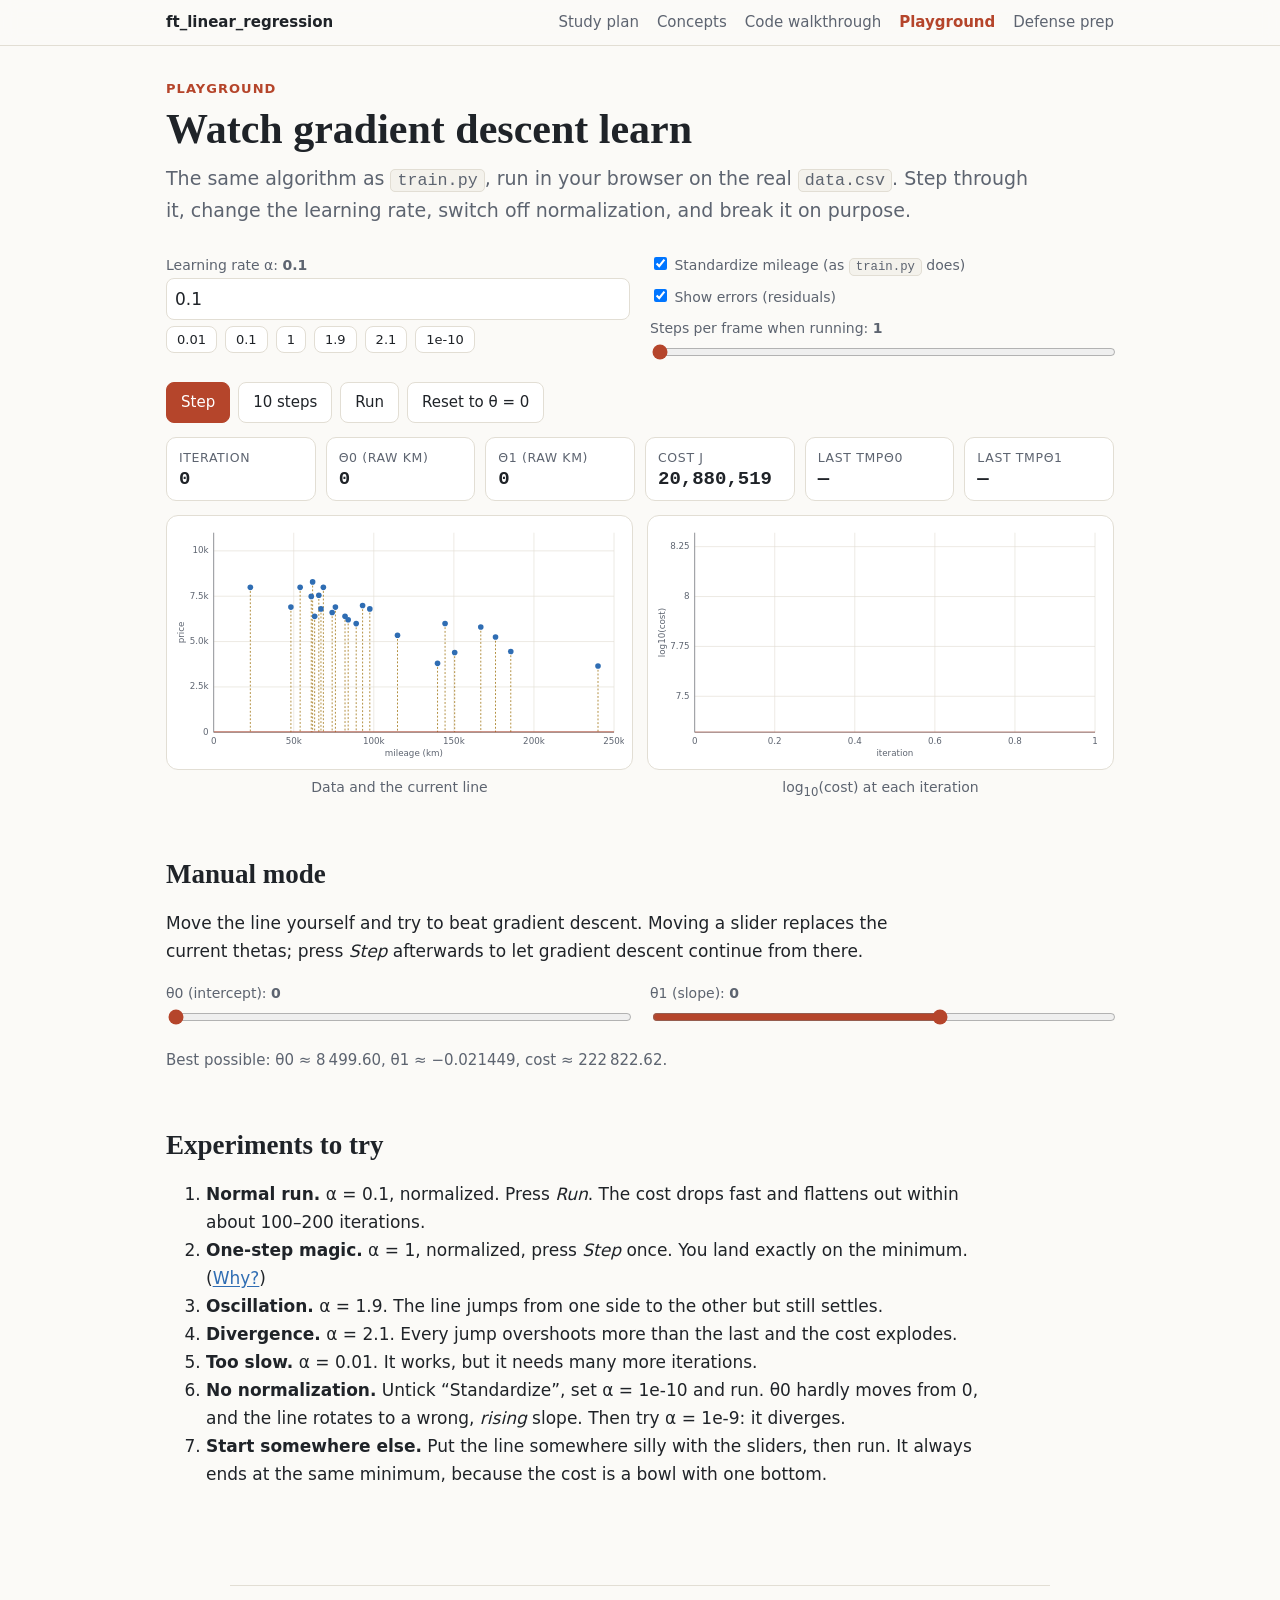
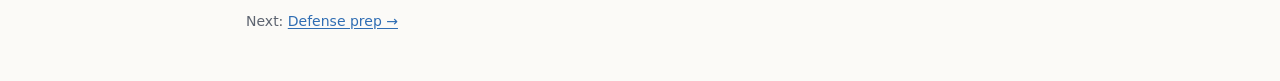
<file: docs/playground.html>
<!doctype html>
<html lang="en">
<head>
<meta charset="utf-8">
<meta name="viewport" content="width=device-width, initial-scale=1">
<title>Gradient Descent Playground</title>
<link rel="stylesheet" href="style.css">
</head>
<body>
<nav class="topnav"><div class="inner">
  <a class="brand" href="index.html">ft_linear_regression</a>
  <a href="index.html">Study plan</a>
  <a href="concepts.html">Concepts</a>
  <a href="code.html">Code walkthrough</a>
  <a href="playground.html" aria-current="page">Playground</a>
  <a href="defense.html">Defense prep</a>
</div></nav>

<main class="wide">
<header class="page">
  <div class="eyebrow">Playground</div>
  <h1>Watch gradient descent learn</h1>
  <p class="lead">The same algorithm as <code>train.py</code>, run in your browser on the real <code>data.csv</code>. Step through it, change the learning rate, switch off normalization, and break it on purpose.</p>
</header>

<div class="controls">
  <div>
    <label for="lr">Learning rate α: <strong id="lr-out"></strong></label>
    <input id="lr" type="number" step="any" min="0" value="0.1" style="width:100%;font:inherit;padding:6px 8px;border-radius:8px;border:1px solid var(--border);background:var(--surface);color:var(--text)">
    <div class="buttons" style="margin:6px 0 0" id="presets"></div>
  </div>
  <div>
    <label><input type="checkbox" id="normalize" checked> Standardize mileage (as <code>train.py</code> does)</label>
    <label style="margin-top:8px"><input type="checkbox" id="residuals" checked> Show errors (residuals)</label>
    <label style="margin-top:8px" for="speed">Steps per frame when running: <strong id="speed-out">1</strong></label>
    <input id="speed" type="range" min="1" max="50" value="1">
  </div>
</div>

<div class="buttons">
  <button class="primary" id="step">Step</button>
  <button id="step10">10 steps</button>
  <button id="run">Run</button>
  <button id="reset">Reset to θ = 0</button>
</div>

<div id="message" class="callout warn" hidden></div>

<div class="stats">
  <div class="stat"><div class="label">Iteration</div><div class="value" id="s-iter">0</div></div>
  <div class="stat"><div class="label">θ0 (raw km)</div><div class="value" id="s-t0">0</div></div>
  <div class="stat"><div class="label">θ1 (raw km)</div><div class="value" id="s-t1">0</div></div>
  <div class="stat"><div class="label">Cost J</div><div class="value" id="s-cost">0</div></div>
  <div class="stat"><div class="label">last tmpθ0</div><div class="value" id="s-g0">—</div></div>
  <div class="stat"><div class="label">last tmpθ1</div><div class="value" id="s-g1">—</div></div>
</div>

<div class="grid" style="grid-template-columns:repeat(auto-fit,minmax(320px,1fr))">
  <figure style="margin:0"><div class="chart" id="scatter"></div><figcaption>Data and the current line</figcaption></figure>
  <figure style="margin:0"><div class="chart" id="curve"></div><figcaption>log<sub>10</sub>(cost) at each iteration</figcaption></figure>
</div>

<h2>Manual mode</h2>
<p>Move the line yourself and try to beat gradient descent. Moving a slider replaces the current thetas; press <em>Step</em> afterwards to let gradient descent continue from there.</p>
<div class="controls">
  <div><label for="m0">θ0 (intercept): <strong id="m0-out"></strong></label><input id="m0" type="range" min="0" max="12000" step="10" value="0"></div>
  <div><label for="m1">θ1 (slope): <strong id="m1-out"></strong></label><input id="m1" type="range" min="-0.05" max="0.03" step="0.0001" value="0"></div>
</div>
<p style="color:var(--muted);font-size:15px">Best possible: θ0 ≈ 8&#8239;499.60, θ1 ≈ −0.021449, cost ≈ 222&#8239;822.62.</p>

<h2>Experiments to try</h2>
<ol>
  <li><strong>Normal run.</strong> α = 0.1, normalized. Press <em>Run</em>. The cost drops fast and flattens out within about 100–200 iterations.</li>
  <li><strong>One-step magic.</strong> α = 1, normalized, press <em>Step</em> once. You land exactly on the minimum. (<a href="concepts.html#scaling">Why?</a>)</li>
  <li><strong>Oscillation.</strong> α = 1.9. The line jumps from one side to the other but still settles.</li>
  <li><strong>Divergence.</strong> α = 2.1. Every jump overshoots more than the last and the cost explodes.</li>
  <li><strong>Too slow.</strong> α = 0.01. It works, but it needs many more iterations.</li>
  <li><strong>No normalization.</strong> Untick “Standardize”, set α = 1e-10 and run. θ0 hardly moves from 0, and the line rotates to a wrong, <em>rising</em> slope. Then try α = 1e-9: it diverges.</li>
  <li><strong>Start somewhere else.</strong> Put the line somewhere silly with the sliders, then run. It always ends at the same minimum, because the cost is a bowl with one bottom.</li>
</ol>
</main>

<footer>Next: <a href="defense.html">Defense prep →</a></footer>

<script src="charts.js"></script>
<script>
(function () {
  const $ = id => document.getElementById(id);
  const { mean, std } = meanStd(DATA.km);
  const scaledKm = DATA.km.map(x => (x - mean) / std);

  // State is always stored in the space we train in (scaled or raw km).
  let t0 = 0, t1 = 0, iter = 0, history = [], last = null, timer = null, normalized = true;

  const xs = () => normalized ? scaledKm : DATA.km;
  const toRaw = () => normalized ? [t0 - t1 * mean / std, t1 / std] : [t0, t1];
  const fromRaw = (r0, r1) => normalized ? [r0 + r1 * mean, r1 * std] : [r0, r1];
  const lr = () => parseFloat($("lr").value);

  function fmtNum(n, digits) {
    if (!Number.isFinite(n)) return String(n);
    const a = Math.abs(n);
    if (a !== 0 && (a < 1e-4 || a >= 1e9)) return n.toExponential(3);
    return n.toLocaleString("en-US", { maximumFractionDigits: digits });
  }

  function reset() {
    stop(); t0 = 0; t1 = 0; iter = 0; last = null;
    history = [costOf(xs(), DATA.price, 0, 0)];
    $("message").hidden = true;
    render();
  }

  function step(n) {
    const a = lr();
    if (!(a > 0)) { showMessage("The learning rate must be a positive number."); stop(); return; }
    for (let k = 0; k < n; k++) {
      const [n0, n1] = gradientStep(xs(), DATA.price, t0, t1, a);
      last = [t0 - n0, t1 - n1];        // the tmp values (step taken)
      t0 = n0; t1 = n1; iter++;
      const c = costOf(xs(), DATA.price, t0, t1);
      history.push(c);
      if (!Number.isFinite(c) || !Number.isFinite(t0) || !Number.isFinite(t1) || c > 1e30) {
        stop();
        showMessage("Diverged after " + iter + " iterations: the learning rate is too large, so every step overshoots the minimum further. train.py stops with an error in this case.");
        break;
      }
    }
    render();
  }

  function showMessage(text) { $("message").textContent = text; $("message").hidden = false; }

  function run() {
    if (timer) { stop(); return; }
    $("run").textContent = "Pause";
    const tick = () => { step(+$("speed").value); if (timer) timer = requestAnimationFrame(tick); };
    timer = requestAnimationFrame(tick);
  }
  function stop() { if (timer) cancelAnimationFrame(timer); timer = null; $("run").textContent = "Run"; }

  function render() {
    const [r0, r1] = toRaw();
    $("s-iter").textContent = iter;
    $("s-t0").textContent = fmtNum(r0, 2);
    $("s-t1").textContent = fmtNum(r1, 6);
    $("s-cost").textContent = fmtNum(history[history.length - 1], 0);
    $("s-g0").textContent = last ? fmtNum(last[0], 4) : "—";
    $("s-g1").textContent = last ? fmtNum(last[1], 6) : "—";
    $("lr-out").textContent = lr();
    drawScatter($("scatter"), { theta0: Number.isFinite(r0) ? r0 : 0, theta1: Number.isFinite(r1) ? r1 : 0,
      residuals: $("residuals").checked, yDomain: [0, 11000], height: 380 });
    const its = history.map((_, i) => i);
    const logs = history.map(c => Math.log10(Math.max(c, 1)));
    drawCurve($("curve"), its.length > 1 ? its : [0, 1], logs.length > 1 ? logs : [logs[0], logs[0]],
      { xLabel: "iteration", yLabel: "log10(cost)", height: 380 });
    $("m0").value = Math.min(12000, Math.max(0, r0)); $("m0-out").textContent = fmtNum(r0, 2);
    $("m1").value = Math.min(0.03, Math.max(-0.05, r1)); $("m1-out").textContent = fmtNum(r1, 6);
  }

  function manual() {
    stop();
    [t0, t1] = fromRaw(+$("m0").value, +$("m1").value);
    last = null;
    history.push(costOf(xs(), DATA.price, t0, t1));
    $("message").hidden = true;
    render();
  }

  [["0.01", 0.01], ["0.1", 0.1], ["1", 1], ["1.9", 1.9], ["2.1", 2.1], ["1e-10", 1e-10]].forEach(([label, v]) => {
    const b = document.createElement("button");
    b.type = "button"; b.textContent = label; b.style.fontSize = "13px"; b.style.padding = "2px 10px";
    b.addEventListener("click", () => { $("lr").value = v; render(); });
    $("presets").appendChild(b);
  });

  $("step").addEventListener("click", () => { stop(); step(1); });
  $("step10").addEventListener("click", () => { stop(); step(10); });
  $("run").addEventListener("click", run);
  $("reset").addEventListener("click", reset);
  $("lr").addEventListener("input", render);
  $("residuals").addEventListener("change", render);
  $("speed").addEventListener("input", () => { $("speed-out").textContent = $("speed").value; });
  $("normalize").addEventListener("change", () => { normalized = $("normalize").checked; reset(); });
  $("m0").addEventListener("input", manual);
  $("m1").addEventListener("input", manual);

  reset();
})();
</script>
</body>
</html>
</file>
<file: docs/style.css>
/* Shared stylesheet for the ft_linear_regression study docs. Works offline. */
:root {
  --bg: #fbfaf7;
  --surface: #ffffff;
  --surface-2: #f2f0ea;
  --text: #1f2328;
  --muted: #5d6470;
  --border: #e2ded4;
  --accent: #b5452b;
  --accent-soft: #f7e6e0;
  --blue: #2f6db3;
  --blue-soft: #e4eef9;
  --green: #2e7d4f;
  --green-soft: #e3f3e9;
  --amber: #9a6a00;
  --amber-soft: #fbf1d6;
  --code-bg: #f4f2ec;
  --mono: ui-monospace, "SFMono-Regular", "JetBrains Mono", Menlo, Consolas, monospace;
  --sans: system-ui, -apple-system, "Segoe UI", Roboto, "Helvetica Neue", Arial, sans-serif;
  --serif: "Iowan Old Style", "Palatino Linotype", Palatino, Georgia, serif;
}
@media (prefers-color-scheme: dark) {
  :root {
    --bg: #15171a;
    --surface: #1c1f23;
    --surface-2: #23272c;
    --text: #e6e3dc;
    --muted: #a0a6ae;
    --border: #33383f;
    --accent: #ec8a6f;
    --accent-soft: #3a2520;
    --blue: #7fb0ea;
    --blue-soft: #1d2a3a;
    --green: #7ccc9b;
    --green-soft: #1b2e23;
    --amber: #e8bf5c;
    --amber-soft: #33291a;
    --code-bg: #202429;
  }
}

* { box-sizing: border-box; }
html { -webkit-text-size-adjust: 100%; }
body {
  margin: 0;
  background: var(--bg);
  color: var(--text);
  font: 17px/1.65 var(--sans);
}
a { color: var(--blue); text-underline-offset: 2px; }
a:hover { color: var(--accent); }

/* ---------- layout ---------- */
.topnav {
  position: sticky; top: 0; z-index: 10;
  background: color-mix(in srgb, var(--bg) 88%, transparent);
  backdrop-filter: blur(8px);
  border-bottom: 1px solid var(--border);
}
.topnav .inner {
  max-width: 980px; margin: 0 auto; padding: 10px 16px;
  display: flex; gap: 6px 18px; flex-wrap: wrap; align-items: center;
  font-size: 15px;
}
.topnav .brand { font-weight: 700; color: var(--text); text-decoration: none; margin-right: auto; }
.topnav a { text-decoration: none; color: var(--muted); }
.topnav a[aria-current="page"] { color: var(--accent); font-weight: 600; }

main { max-width: 820px; margin: 0 auto; padding: 32px 16px 80px; }
main.wide { max-width: 980px; }

header.page { margin-bottom: 28px; }
header.page .eyebrow {
  font-size: 13px; letter-spacing: .08em; text-transform: uppercase;
  color: var(--accent); font-weight: 600;
}
h1 { font-family: var(--serif); font-size: clamp(30px, 5vw, 42px); line-height: 1.15; margin: 6px 0 10px; }
h2 { font-family: var(--serif); font-size: 27px; line-height: 1.25; margin: 48px 0 12px; padding-top: 8px; }
h3 { font-size: 19px; margin: 30px 0 8px; }
h2 .num { color: var(--accent); margin-right: 8px; }
.lead { font-size: 19px; color: var(--muted); margin: 0; }
p, li { max-width: 72ch; }
hr { border: 0; border-top: 1px solid var(--border); margin: 40px 0; }

/* ---------- code & math ---------- */
code, pre, kbd { font-family: var(--mono); font-size: 0.88em; }
:not(pre) > code {
  background: var(--code-bg); padding: 1px 6px; border-radius: 5px;
  border: 1px solid var(--border);
}
pre {
  background: var(--code-bg); border: 1px solid var(--border); border-radius: 10px;
  padding: 14px 16px; overflow-x: auto; line-height: 1.5; font-size: 14.5px;
}
pre .c { color: var(--muted); font-style: italic; }   /* comment */
pre .k { color: var(--accent); }                       /* keyword */
pre .s { color: var(--green); }                        /* string */
pre .hl { background: var(--amber-soft); display: inline-block; width: 100%; }
kbd {
  border: 1px solid var(--border); border-bottom-width: 2px; border-radius: 5px;
  padding: 0 5px; background: var(--surface);
}
.math {
  font-family: var(--serif); font-size: 21px; text-align: center;
  background: var(--surface); border: 1px solid var(--border); border-radius: 10px;
  padding: 16px; margin: 18px 0; overflow-x: auto; white-space: nowrap;
}
.math .note { display: block; font: 14px var(--sans); color: var(--muted); margin-top: 6px; white-space: normal; }
var, .v { font-family: var(--serif); font-style: italic; }
.frac { display: inline-flex; flex-direction: column; vertical-align: middle; text-align: center; margin: 0 3px; }
.frac > span:first-child { border-bottom: 1px solid currentColor; padding: 0 3px; }
.frac > span { line-height: 1.25; font-size: .85em; }
.big { font-size: 1.5em; vertical-align: middle; }

/* ---------- boxes ---------- */
.callout {
  border: 1px solid var(--border); border-left: 4px solid var(--blue);
  background: var(--blue-soft); border-radius: 8px; padding: 12px 16px; margin: 18px 0;
}
.callout.warn { border-left-color: var(--amber); background: var(--amber-soft); }
.callout.key { border-left-color: var(--accent); background: var(--accent-soft); }
.callout.ok { border-left-color: var(--green); background: var(--green-soft); }
.callout > :first-child { margin-top: 0; }
.callout > :last-child { margin-bottom: 0; }
.callout > strong:first-child { display: block; margin-bottom: 2px; }

.card {
  background: var(--surface); border: 1px solid var(--border); border-radius: 12px;
  padding: 18px 20px; margin: 16px 0;
}
.grid { display: grid; gap: 14px; grid-template-columns: repeat(auto-fit, minmax(230px, 1fr)); }
.grid .card { margin: 0; }
a.card { display: block; text-decoration: none; color: inherit; transition: border-color .15s, transform .15s; }
a.card:hover { border-color: var(--accent); transform: translateY(-2px); }
a.card h3 { margin: 0 0 4px; color: var(--accent); }
a.card p { margin: 0; color: var(--muted); font-size: 15px; }

table { border-collapse: collapse; width: 100%; margin: 16px 0; font-size: 15.5px; }
.table-wrap { overflow-x: auto; }
th, td { border-bottom: 1px solid var(--border); padding: 8px 10px; text-align: left; vertical-align: top; }
th { background: var(--surface-2); font-weight: 600; }
td.num, th.num { text-align: right; font-variant-numeric: tabular-nums; }

details {
  background: var(--surface); border: 1px solid var(--border); border-radius: 10px;
  padding: 10px 16px; margin: 10px 0;
}
details summary { cursor: pointer; font-weight: 600; }
details[open] summary { margin-bottom: 8px; }

figure { margin: 22px 0; }
figure svg { width: 100%; height: auto; display: block; }
figcaption { font-size: 14px; color: var(--muted); margin-top: 6px; text-align: center; }

/* ---------- study plan ---------- */
.day { background: var(--surface); border: 1px solid var(--border); border-radius: 12px; padding: 4px 20px 16px; margin: 18px 0; }
.day h3 { display: flex; gap: 10px; align-items: baseline; flex-wrap: wrap; }
.day h3 .tag { font-size: 13px; font-weight: 600; color: var(--accent); background: var(--accent-soft); border-radius: 99px; padding: 1px 10px; }
.day h3 .time { font-size: 13px; color: var(--muted); font-weight: 400; }
ul.tasks { list-style: none; padding: 0; margin: 8px 0; }
ul.tasks li { display: flex; gap: 10px; align-items: flex-start; padding: 5px 0; }
ul.tasks input { margin-top: 6px; accent-color: var(--accent); width: 17px; height: 17px; flex: none; }
ul.tasks li.done label { color: var(--muted); text-decoration: line-through; }
.progress { height: 8px; background: var(--surface-2); border-radius: 99px; overflow: hidden; margin: 8px 0 4px; }
.progress > div { height: 100%; background: var(--accent); width: 0; transition: width .3s; }

/* ---------- playground ---------- */
.controls { display: grid; gap: 12px 20px; grid-template-columns: repeat(auto-fit, minmax(220px, 1fr)); margin: 14px 0; }
.controls label { font-size: 14px; color: var(--muted); display: block; }
.controls input[type=range] { width: 100%; accent-color: var(--accent); }
.buttons { display: flex; flex-wrap: wrap; gap: 8px; margin: 12px 0; }
button {
  font: inherit; font-size: 15px; padding: 7px 14px; border-radius: 8px; cursor: pointer;
  border: 1px solid var(--border); background: var(--surface); color: var(--text);
}
button.primary { background: var(--accent); border-color: var(--accent); color: #fff; }
button:hover { border-color: var(--accent); }
.stats { display: grid; gap: 10px; grid-template-columns: repeat(auto-fit, minmax(140px, 1fr)); margin: 14px 0; }
.stat { background: var(--surface); border: 1px solid var(--border); border-radius: 10px; padding: 10px 12px; }
.stat .label { font-size: 12.5px; color: var(--muted); text-transform: uppercase; letter-spacing: .05em; }
.stat .value { font: 600 19px var(--mono); font-variant-numeric: tabular-nums; overflow-wrap: anywhere; }
.chart { background: var(--surface); border: 1px solid var(--border); border-radius: 12px; padding: 8px; }
.chart svg { width: 100%; height: auto; display: block; }
.chart .axis { stroke: var(--muted); stroke-width: 1; }
.chart .gridline { stroke: var(--border); stroke-width: 1; }
.chart text { fill: var(--muted); font: 14px var(--sans); }
.chart .point { fill: var(--blue); }
.chart .line { stroke: var(--accent); stroke-width: 2.5; }
.chart .residual { stroke: var(--amber); stroke-width: 1.2; stroke-dasharray: 3 3; }
.chart .curve { fill: none; stroke: var(--accent); stroke-width: 2; }

footer { max-width: 820px; margin: 0 auto; padding: 24px 16px 48px; color: var(--muted); font-size: 14px; border-top: 1px solid var(--border); }

@media (max-width: 560px) {
  body { font-size: 16px; }
  .math { font-size: 18px; }
  h2 { font-size: 24px; }
}
</file>
